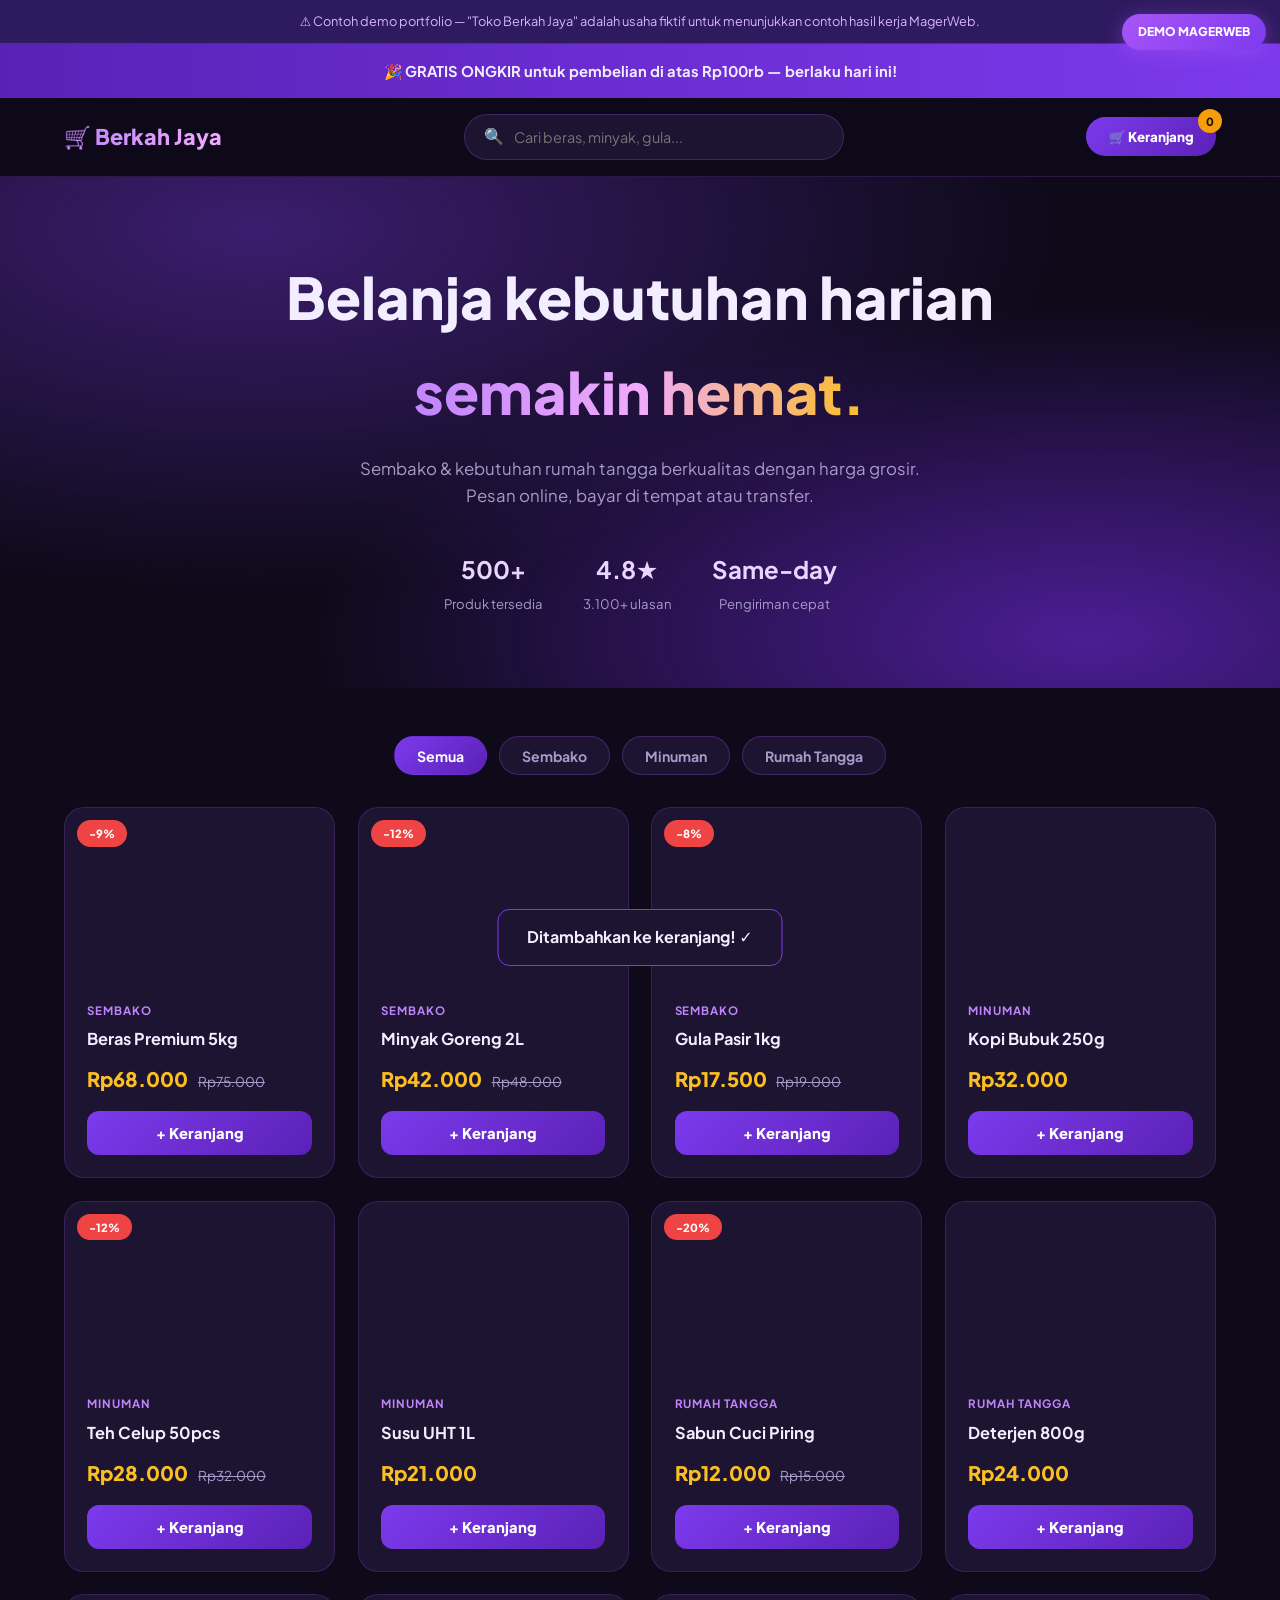
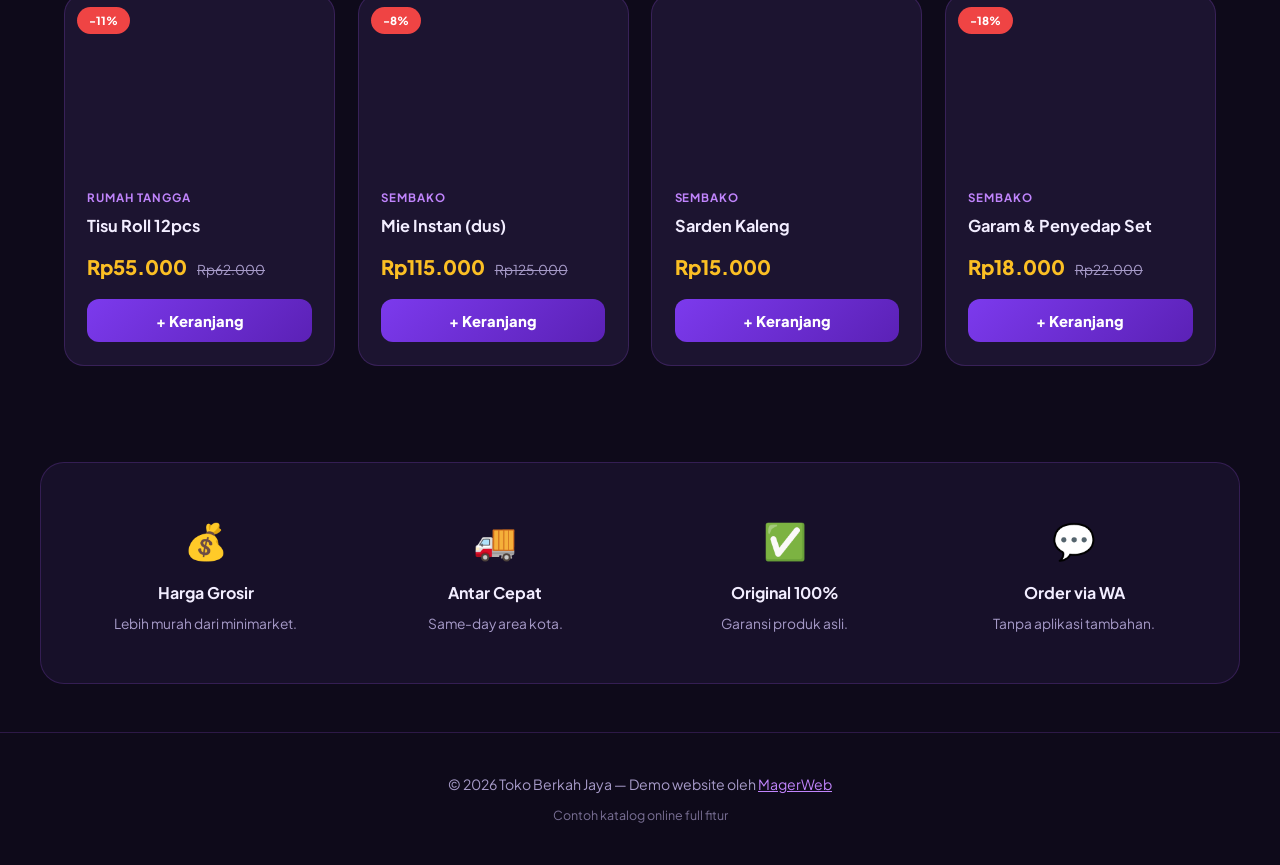
<file: portfolio/katalog-online.html>
<!-- CONTOH DEMO PORTFOLIO — bukan klien asli -->
<!DOCTYPE html>
<html lang="id">
<head>
<meta charset="UTF-8">
<meta name="viewport" content="width=device-width, initial-scale=1.0">
<title>Toko Berkah Jaya — Katalog Online Premium</title>
<meta name="description" content="Toko Berkah Jaya: katalog online sembako & kebutuhan harian. Order mudah via WhatsApp.">
<link rel="preconnect" href="https://fonts.googleapis.com">
<link href="https://fonts.googleapis.com/css2?family=Plus+Jakarta+Sans:wght@400;600;700;800&display=swap" rel="stylesheet">
<style>
*{margin:0;padding:0;box-sizing:border-box}
:root{--plum:#7c3aed;--plum-dk:#5b21b6;--gold:#f59e0b;--bg:#0e0a1a;--bg2:#171029;--card:#1c1430;--txt:#f2edff;--muted:#a79bc9}
body{font-family:'Plus Jakarta Sans',system-ui,sans-serif;background:var(--bg);color:var(--txt);line-height:1.65}
.tier-badge{position:fixed;top:14px;right:14px;z-index:200;background:linear-gradient(135deg,#a855f7,#7c3aed);color:#fff;font-weight:800;font-size:.75rem;padding:8px 16px;border-radius:100px;box-shadow:0 4px 20px rgba(168,85,247,.45);text-decoration:none}
.demo-note{background:#2e1a5e;border-bottom:1px solid #a855f755;color:#d8b4fe;padding:.7rem 1rem;text-align:center;font-size:.8rem}
header{position:sticky;top:0;z-index:100;background:rgba(14,10,26,.88);backdrop-filter:blur(16px);border-bottom:1px solid #a855f733}
nav{max-width:1200px;margin:auto;display:flex;justify-content:space-between;align-items:center;padding:1rem 1.5rem;gap:1rem}
.brand{font-size:1.35rem;font-weight:800;background:linear-gradient(90deg,#c084fc,#f0abfc);-webkit-background-clip:text;background-clip:text;-webkit-text-fill-color:transparent;white-space:nowrap}
.search{flex:1;max-width:380px;display:flex;background:var(--card);border:1px solid #a855f744;border-radius:100px;padding:.55rem 1.2rem;gap:.6rem;align-items:center}
.search input{flex:1;background:none;border:none;color:var(--txt);font-family:inherit;font-size:.9rem;outline:none}
.cart-btn{background:linear-gradient(135deg,var(--plum),var(--plum-dk));border:none;color:#fff;font-weight:800;padding:.7rem 1.4rem;border-radius:100px;cursor:pointer;font-family:inherit;position:relative;transition:transform .2s}
.cart-btn:hover{transform:translateY(-2px)}
.cart-count{position:absolute;top:-8px;right:-6px;background:var(--gold);color:#1a1005;font-size:.7rem;font-weight:800;width:1.5rem;height:1.5rem;border-radius:50%;display:flex;align-items:center;justify-content:center}
.hero{background:radial-gradient(ellipse at 20% 10%,#3b1d6e 0%,transparent 55%),radial-gradient(ellipse at 85% 90%,#4c1d95 0%,transparent 50%),var(--bg);padding:4.5rem 1.5rem;text-align:center;position:relative;overflow:hidden}
.hero h1{font-size:clamp(2.2rem,5vw,3.6rem);font-weight:800;margin-bottom:1rem}
.hero h1 em{font-style:normal;background:linear-gradient(90deg,#c084fc,#f0abfc,#fbbf24);-webkit-background-clip:text;background-clip:text;-webkit-text-fill-color:transparent}
.hero p{color:var(--muted);max-width:560px;margin:0 auto 2rem;font-size:1.05rem}
.hero-stats{display:flex;gap:2.5rem;justify-content:center;flex-wrap:wrap;margin-top:2.5rem}
.hero-stats div strong{display:block;font-size:1.5rem;color:#e9d5ff}
.hero-stats div span{color:var(--muted);font-size:.82rem}
.promo-strip{background:linear-gradient(90deg,var(--plum-dk),var(--plum));padding:.9rem;text-align:center;font-weight:700;font-size:.92rem}
main{max-width:1200px;margin:auto;padding:3rem 1.5rem}
.cat-pills{display:flex;gap:.7rem;flex-wrap:wrap;margin-bottom:2rem;justify-content:center}
.pill{background:var(--card);border:1px solid #a855f744;color:var(--muted);padding:.6rem 1.4rem;border-radius:100px;cursor:pointer;font-weight:700;font-size:.88rem;font-family:inherit;transition:all .2s}
.pill.active,.pill:hover{background:linear-gradient(135deg,var(--plum),var(--plum-dk));color:#fff;border-color:transparent}
.grid{display:grid;grid-template-columns:repeat(auto-fill,minmax(240px,1fr));gap:1.4rem}
.pcard{background:var(--card);border:1px solid #a855f733;border-radius:20px;overflow:hidden;transition:transform .3s,box-shadow .3s,border-color .3s}
.pcard:hover{transform:translateY(-6px);box-shadow:0 20px 50px rgba(124,58,237,.25);border-color:#a855f788}
.pimg{height:170px;background-size:cover;background-position:center;position:relative;cursor:pointer;overflow:hidden}
.pimg::after{content:'';position:absolute;inset:0;background:linear-gradient(180deg,transparent 55%,rgba(14,10,26,.55));opacity:0;transition:opacity .3s}
.pcard:hover .pimg::after{opacity:1}
.zoom{position:absolute;bottom:12px;left:50%;transform:translateX(-50%) translateY(8px);background:rgba(14,10,26,.85);color:#fff;font-size:.72rem;font-weight:700;padding:7px 16px;border-radius:100px;opacity:0;transition:all .3s;z-index:2;white-space:nowrap}
.pcard:hover .zoom{opacity:1;transform:translateX(-50%) translateY(0)}
.dmodal{position:fixed;inset:0;z-index:200;display:none;align-items:center;justify-content:center;padding:20px}
.dmodal.open{display:flex}
.dmodal-bg{position:absolute;inset:0;background:rgba(5,3,12,.82);backdrop-filter:blur(8px)}
.dmodal-box{position:relative;background:var(--bg2);border:1px solid #a855f755;border-radius:24px;max-width:560px;width:100%;overflow:hidden;animation:popIn .45s cubic-bezier(.22,1,.36,1);max-height:90vh;overflow-y:auto}
@keyframes popIn{from{opacity:0;transform:translateY(28px) scale(.96)}to{opacity:1;transform:none}}
.dmodal-photo{height:260px;background-size:cover;background-position:center;position:relative}
.dmodal-body{padding:2rem}
.dmodal-body .cat{font-size:.72rem;color:#c084fc;font-weight:700;letter-spacing:.08em;text-transform:uppercase}
.dmodal-body h3{font-size:1.5rem;margin:.4rem 0 .8rem}
.dmodal-body p{color:var(--muted);font-size:.92rem;margin-bottom:1.2rem}
.dmodal-foot{display:flex;gap:1rem;align-items:center}
.qty2{display:flex;align-items:center;gap:.8rem;background:var(--card);border-radius:100px;padding:.4rem .8rem}
.qty2 button{width:2rem;height:2rem;border-radius:50%;border:1px solid #a855f766;background:none;color:#fff;cursor:pointer;font-weight:800;font-size:1rem}
.dmodal-close{position:absolute;top:14px;right:14px;width:38px;height:38px;border-radius:50%;border:none;background:rgba(14,10,26,.7);color:#fff;font-size:1.1rem;cursor:pointer;z-index:2}
.sim-note{font-size:.75rem;color:var(--muted);text-align:center;margin-top:.8rem}
.pimg .disc{position:absolute;top:12px;left:12px;background:#ef4444;color:#fff;font-size:.7rem;font-weight:800;padding:4px 12px;border-radius:100px}
.pbody{padding:1.4rem}
.pbody .cat{font-size:.72rem;color:#c084fc;font-weight:700;letter-spacing:.08em;text-transform:uppercase}
.pbody h3{font-size:1.02rem;margin:.4rem 0}
.pbody .price-row{display:flex;align-items:baseline;gap:.6rem;margin:.6rem 0 1rem}
.pbody .price{font-size:1.25rem;font-weight:800;color:#fbbf24}
.pbody .old{font-size:.85rem;color:var(--muted);text-decoration:line-through}
.add-btn{width:100%;background:linear-gradient(135deg,var(--plum),var(--plum-dk));border:none;color:#fff;font-weight:800;padding:.8rem;border-radius:12px;cursor:pointer;font-family:inherit;font-size:.92rem;transition:transform .15s,box-shadow .2s}
.add-btn:hover{transform:translateY(-2px);box-shadow:0 8px 24px rgba(124,58,237,.4)}
.add-btn.added{background:#16a34a}
/* Cart drawer */
.overlay{position:fixed;inset:0;background:rgba(0,0,0,.6);z-index:150;display:none}
.overlay.show{display:block}
.drawer{position:fixed;top:0;right:-420px;width:400px;max-width:92vw;height:100vh;background:var(--bg2);z-index:160;transition:right .35s ease;display:flex;flex-direction:column;border-left:1px solid #a855f744}
.drawer.open{right:0}
.drawer-head{padding:1.4rem;border-bottom:1px solid #a855f733;display:flex;justify-content:space-between;align-items:center}
.drawer-head h3{font-size:1.2rem}
.drawer-close{background:none;border:none;color:var(--muted);font-size:1.5rem;cursor:pointer}
.drawer-body{flex:1;overflow-y:auto;padding:1.2rem}
.cart-item{display:flex;gap:1rem;background:var(--card);border-radius:14px;padding:1rem;margin-bottom:.9rem;align-items:center}
.cart-item .e{font-size:2rem}
.cart-item .inf{flex:1}
.cart-item .inf strong{display:block;font-size:.9rem}
.cart-item .inf span{color:var(--muted);font-size:.8rem}
.qty{display:flex;align-items:center;gap:.6rem}
.qty button{width:1.8rem;height:1.8rem;border-radius:50%;border:1px solid #a855f766;background:none;color:#fff;cursor:pointer;font-weight:800}
.drawer-foot{padding:1.4rem;border-top:1px solid #a855f733}
.total-row{display:flex;justify-content:space-between;font-weight:800;font-size:1.15rem;margin-bottom:1.2rem}
.total-row strong{color:#fbbf24}
.checkout{width:100%;background:#22c55e;border:none;color:#052e16;font-weight:800;padding:1rem;border-radius:14px;cursor:pointer;font-family:inherit;font-size:1rem;transition:transform .2s}
.checkout:hover{transform:translateY(-2px)}
.empty{text-align:center;color:var(--muted);padding:3rem 1rem}
.why{background:var(--bg2);border-radius:24px;padding:3rem 2rem;margin:3rem auto;max-width:1200px;display:grid;grid-template-columns:repeat(auto-fit,minmax(220px,1fr));gap:1.5rem;border:1px solid #a855f733}
.why div{text-align:center}
.why .ic{font-size:2.2rem;margin-bottom:.7rem}
.why h4{margin-bottom:.4rem}
.why p{color:var(--muted);font-size:.86rem}
footer{border-top:1px solid #a855f733;padding:2.5rem 1.5rem;text-align:center;color:var(--muted);font-size:.88rem}
footer a{color:#c084fc}
.toast{position:fixed;bottom:24px;left:50%;transform:translateX(-50%) translateY(90px);background:#1c1430;border:1px solid var(--plum);padding:.9rem 1.8rem;border-radius:12px;font-weight:700;z-index:200;transition:transform .3s}
.toast.show{transform:translateX(-50%) translateY(0)}
.reveal{opacity:0;transform:translateY(24px);transition:opacity .6s,transform .6s}
.reveal.visible{opacity:1;transform:none}
@media(max-width:640px){.search{display:none}nav{flex-wrap:wrap}}
</style>
</head>
<body>
<a class="tier-badge" href="https://marwanwidjaya.github.io/magerweb/#harga" target="_blank">DEMO MAGERWEB</a>
<div class="demo-note">⚠️ Contoh demo portfolio — "Toko Berkah Jaya" adalah usaha fiktif untuk menunjukkan contoh hasil kerja MagerWeb.</div>
<div class="promo-strip">🎉 GRATIS ONGKIR untuk pembelian di atas Rp100rb — berlaku hari ini!</div>

<header><nav>
<div class="brand">🛒 Berkah Jaya</div>
<div class="search"><span>🔍</span><input id="searchInput" placeholder="Cari beras, minyak, gula..." oninput="render()"></div>
<button class="cart-btn" onclick="toggleCart(true)">🛒 Keranjang <span class="cart-count" id="cartCount">0</span></button>
</nav></header>

<div class="hero">
<h1>Belanja kebutuhan harian<br><em>semakin hemat.</em></h1>
<p>Sembako & kebutuhan rumah tangga berkualitas dengan harga grosir. Pesan online, bayar di tempat atau transfer.</p>
<div class="hero-stats">
<div><strong>500+</strong><span>Produk tersedia</span></div>
<div><strong>4.8★</strong><span>3.100+ ulasan</span></div>
<div><strong>Same-day</strong><span>Pengiriman cepat</span></div>
</div>
</div>

<main>
<div class="cat-pills" id="catPills"></div>
<div class="grid" id="grid"></div>
</main>

<div class="why reveal">
<div><div class="ic">💰</div><h4>Harga Grosir</h4><p>Lebih murah dari minimarket.</p></div>
<div><div class="ic">🚚</div><h4>Antar Cepat</h4><p>Same-day area kota.</p></div>
<div><div class="ic">✅</div><h4>Original 100%</h4><p>Garansi produk asli.</p></div>
<div><div class="ic">💬</div><h4>Order via WA</h4><p>Tanpa aplikasi tambahan.</p></div>
</div>

<div class="overlay" id="overlay" onclick="toggleCart(false)"></div>
<aside class="drawer" id="drawer">
<div class="drawer-head"><h3>🛒 Keranjang</h3><button class="drawer-close" onclick="toggleCart(false)">✕</button></div>
<div class="drawer-body" id="cartBody"></div>
<div class="drawer-foot">
<div class="total-row"><span>Total:</span><strong id="cartTotal">Rp0</strong></div>
<button class="checkout" onclick="checkout()">💬 Checkout via WhatsApp</button>
<p class="sim-note">Mode simulasi demo — pesanan diteruskan ke WhatsApp, bukan checkout sungguhan.</p>
</div>
</aside>

<div class="toast" id="toast">Ditambahkan ke keranjang! ✓</div>

<div class="dmodal" id="dmodal" role="dialog" aria-modal="true">
<div class="dmodal-bg" onclick="closeDetail()"></div>
<div class="dmodal-box">
<button class="dmodal-close" onclick="closeDetail()" aria-label="Tutup">✕</button>
<div class="dmodal-photo" id="dmPhoto"></div>
<div class="dmodal-body">
<div class="cat" id="dmCat"></div>
<h3 id="dmName"></h3>
<p id="dmDesc"></p>
<div class="price-row" style="margin-bottom:1.4rem"><span class="price" id="dmPrice" style="font-size:1.6rem"></span><span class="old" id="dmOld"></span></div>
<div class="dmodal-foot">
<div class="qty2"><button onclick="dmQtyChg(-1)">−</button><b id="dmQty">1</b><button onclick="dmQtyChg(1)">+</button></div>
<button class="add-btn" style="flex:1" onclick="dmAdd()">+ Keranjang</button>
</div>
</div>
</div>
</div>

<footer>
<p>© 2026 Toko Berkah Jaya — Demo website oleh <a href="https://marwanwidjaya.github.io/magerweb/">MagerWeb</a></p>
<p style="margin-top:.5rem;font-size:.78rem;opacity:.7">Contoh katalog online full fitur</p>
</footer>

<script>
const PRODUCTS=[
{e:'🍚',img:'https://images.unsplash.com/photo-1586201375761-83865001e31c?w=500&q=60&auto=format&fit=crop',n:'Beras Premium 5kg',c:'Sembako',p:68000,o:75000,d:9},
{e:'🫗',img:'https://images.unsplash.com/photo-1474979266404-7eaacbcd87c5?w=500&q=60&auto=format&fit=crop',n:'Minyak Goreng 2L',c:'Sembako',p:42000,o:48000,d:12},
{e:'🍬',img:'https://images.unsplash.com/photo-1610725664285-7c57e6eeac3f?w=500&q=60&auto=format&fit=crop',n:'Gula Pasir 1kg',c:'Sembako',p:17500,o:19000,d:8},
{e:'☕',img:'https://images.unsplash.com/photo-1509042239860-f550ce710b93?w=500&q=60&auto=format&fit=crop',n:'Kopi Bubuk 250g',c:'Minuman',p:32000,o:null,d:0},
{e:'🍵',img:'https://images.unsplash.com/photo-1544787219-7f47ccb76574?w=500&q=60&auto=format&fit=crop',n:'Teh Celup 50pcs',c:'Minuman',p:28000,o:32000,d:12},
{e:'🧃',img:'https://images.unsplash.com/photo-1550583724-b2692b85b150?w=500&q=60&auto=format&fit=crop',n:'Susu UHT 1L',c:'Minuman',p:21000,o:null,d:0},
{e:'🧼',img:'https://images.pexels.com/photos/9475292/pexels-photo-9475292.jpeg?auto=compress&w=500',n:'Sabun Cuci Piring',c:'Rumah Tangga',p:12000,o:15000,d:20},
{e:'🧴',img:'https://images.unsplash.com/photo-1583947215259-38e31be8751f?w=500&q=60&auto=format&fit=crop',n:'Deterjen 800g',c:'Rumah Tangga',p:24000,o:null,d:0},
{e:'🧻',img:'https://images.pexels.com/photos/3958209/pexels-photo-3958209.jpeg?auto=compress&w=500',n:'Tisu Roll 12pcs',c:'Rumah Tangga',p:55000,o:62000,d:11},
{e:'🍜',img:'https://images.unsplash.com/photo-1569718212165-3a8278d5f624?w=500&q=60&auto=format&fit=crop',n:'Mie Instan (dus)',c:'Sembako',p:115000,o:125000,d:8},
{e:'🥫',img:'https://images.pexels.com/photos/9797030/pexels-photo-9797030.jpeg?auto=compress&w=500',n:'Sarden Kaleng',c:'Sembako',p:15000,o:null,d:0},
{e:'🧂',img:'https://images.unsplash.com/photo-1596040033229-a9821ebd058d?w=500&q=60&auto=format&fit=crop',n:'Garam & Penyedap Set',c:'Sembako',p:18000,o:22000,d:18},
];
const CATS=['Semua','Sembako','Minuman','Rumah Tangga'];
let activeCat='Semua', cart={};
const fmt=n=>'Rp'+n.toLocaleString('id-ID');
function renderCats(){
  document.getElementById('catPills').innerHTML=CATS.map(c=>
    `<button class="pill${c===activeCat?' active':''}" onclick="setCat('${c}')">${c}</button>`).join('');
}
function setCat(c){activeCat=c;renderCats();render();}
function render(){
  const q=(document.getElementById('searchInput').value||'').toLowerCase();
  const list=PRODUCTS.filter(p=>(activeCat==='Semua'||p.c===activeCat)&&p.n.toLowerCase().includes(q));
  document.getElementById('grid').innerHTML=list.map((p,i)=>{
    const idx=PRODUCTS.indexOf(p);
    return `<div class="pcard reveal visible">
    <div class="pimg" style="background-image:url('${p.img}')" onclick="openDetail(${idx})" role="button" tabindex="0" aria-label="Lihat detail ${p.n}" onkeydown="if(event.key==='Enter')openDetail(${idx})">${p.d?`<span class="disc">-${p.d}%</span>`:''}<span class="zoom">Lihat detail</span></div>
    <div class="pbody"><div class="cat">${p.c}</div><h3>${p.n}</h3>
    <div class="price-row"><span class="price">${fmt(p.p)}</span>${p.o?`<span class="old">${fmt(p.o)}</span>`:''}</div>
    <button class="add-btn" id="add${idx}" onclick="add(${idx})">+ Keranjang</button></div></div>`;
  }).join('')||'<p class="empty">Produk tidak ditemukan. Coba kata kunci lain.</p>';
}
function add(i){
  cart[i]=(cart[i]||0)+1; updateCart();
  const b=document.getElementById('add'+i);
  b.textContent='✓ Ditambahkan';b.classList.add('added');
  setTimeout(()=>{b.textContent='+ Keranjang';b.classList.remove('added')},1200);
  toast('Ditambahkan ke keranjang! ✓');
}
function chg(i,d){cart[i]+=d;if(cart[i]<=0)delete cart[i];updateCart();}
function updateCart(){
  const n=Object.values(cart).reduce((a,b)=>a+b,0);
  document.getElementById('cartCount').textContent=n;
  const body=document.getElementById('cartBody');
  if(!n){body.innerHTML='<p class="empty">Keranjang kosong.<br>Yuk belanja dulu! 🛒</p>';}
  else{body.innerHTML=Object.entries(cart).map(([i,q])=>{const p=PRODUCTS[i];return `
    <div class="cart-item"><div class="e">${p.e}</div>
    <div class="inf"><strong>${p.n}</strong><span>${fmt(p.p)} × ${q}</span></div>
    <div class="qty"><button onclick="chg(${i},-1)">−</button><b>${q}</b><button onclick="chg(${i},1)">+</button></div></div>`;}).join('');}
  const t=Object.entries(cart).reduce((s,[i,q])=>s+PRODUCTS[i].p*q,0);
  document.getElementById('cartTotal').textContent=fmt(t);
}
function toggleCart(open){
  document.getElementById('drawer').classList.toggle('open',open);
  document.getElementById('overlay').classList.toggle('show',open);
}
function checkout(){
  const items=Object.entries(cart).map(([i,q])=>`• ${PRODUCTS[i].n} x${q} = ${fmt(PRODUCTS[i].p*q)}`).join('\n');
  const t=Object.entries(cart).reduce((s,[i,q])=>s+PRODUCTS[i].p*q,0);
  if(!t){toast('Keranjang masih kosong!');return;}
  const msg=`Halo Toko Berkah Jaya! Saya mau order:%0A${encodeURIComponent(items)}%0A%0ATotal: ${fmt(t)}`;
  window.open(`https://wa.me/6281234567890?text=${msg}`,'_blank');
}
function toast(m){const t=document.getElementById('toast');t.textContent=m;t.classList.add('show');setTimeout(()=>t.classList.remove('show'),1800);}
let dmIdx=0,dmQ=1;
const DESCS={'Sembako':'Produk kebutuhan pokok berkualitas dengan harga grosir. Stok selalu segar dan terjamin.','Minuman':'Minuman pilihan untuk menemani harimu. Dikemas higienis dan siap saji.','Rumah Tangga':'Kebutuhan rumah tangga esensial. Produk original 100% dengan harga bersaing.'};
function openDetail(i){
  dmIdx=i;dmQ=1;
  const p=PRODUCTS[i];
  document.getElementById('dmPhoto').style.backgroundImage="url('"+p.img+"')";
  document.getElementById('dmCat').textContent=p.c;
  document.getElementById('dmName').textContent=p.n;
  document.getElementById('dmDesc').textContent=DESCS[p.c]||'';
  document.getElementById('dmPrice').textContent=fmt(p.p);
  document.getElementById('dmOld').textContent=p.o?fmt(p.o):'';
  document.getElementById('dmQty').textContent='1';
  document.getElementById('dmodal').classList.add('open');
  document.body.style.overflow='hidden';
}
function closeDetail(){document.getElementById('dmodal').classList.remove('open');document.body.style.overflow='';}
function dmQtyChg(d){dmQ=Math.max(1,dmQ+d);document.getElementById('dmQty').textContent=dmQ;}
function dmAdd(){cart[dmIdx]=(cart[dmIdx]||0)+dmQ;updateCart();closeDetail();toast('Ditambahkan ke keranjang! \u2713');toggleCart(true);}
document.addEventListener('keydown',function(e){if(e.key==='Escape'){closeDetail();toggleCart(false);}});
renderCats();render();updateCart();
const io=new IntersectionObserver(e=>e.forEach(x=>{if(x.isIntersecting){x.target.classList.add('visible');io.unobserve(x.target)}}),{threshold:.1});
document.querySelectorAll('.reveal').forEach(el=>io.observe(el));
</script>
</body>
</html>
</file>
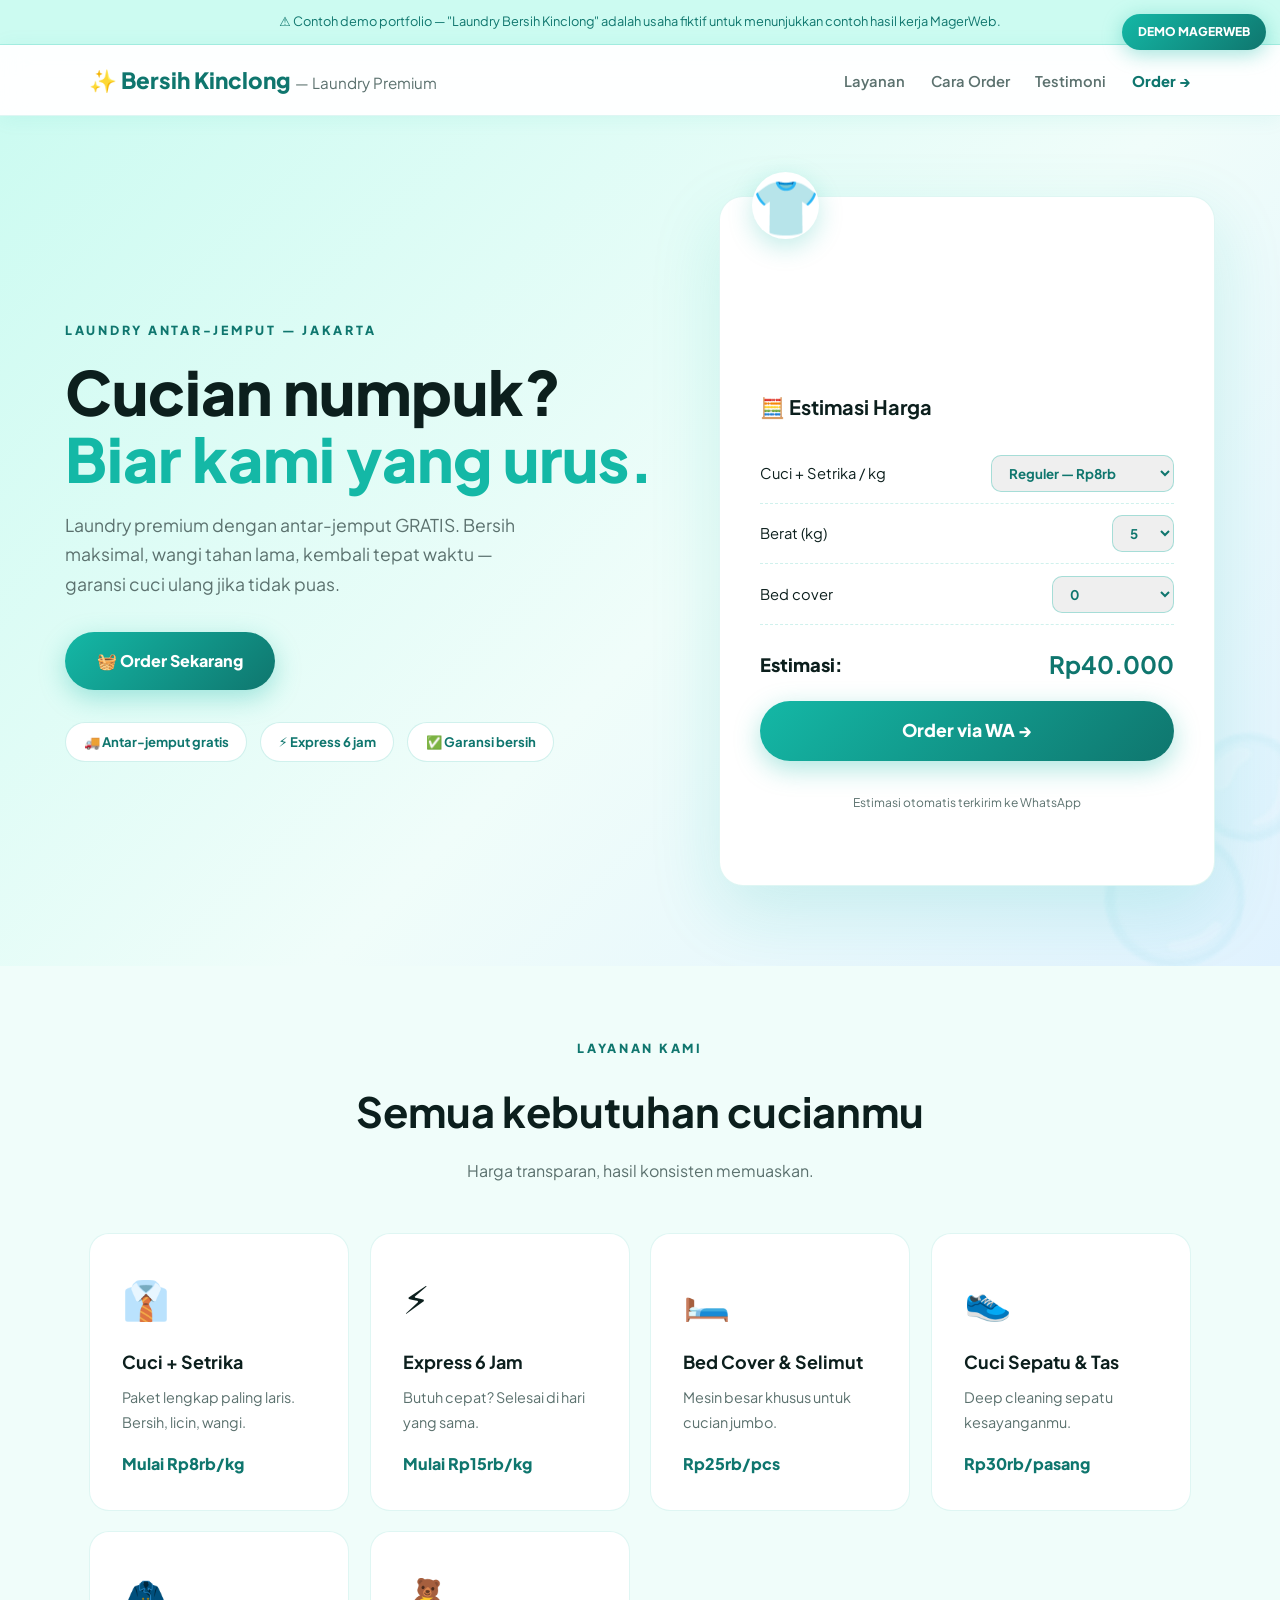
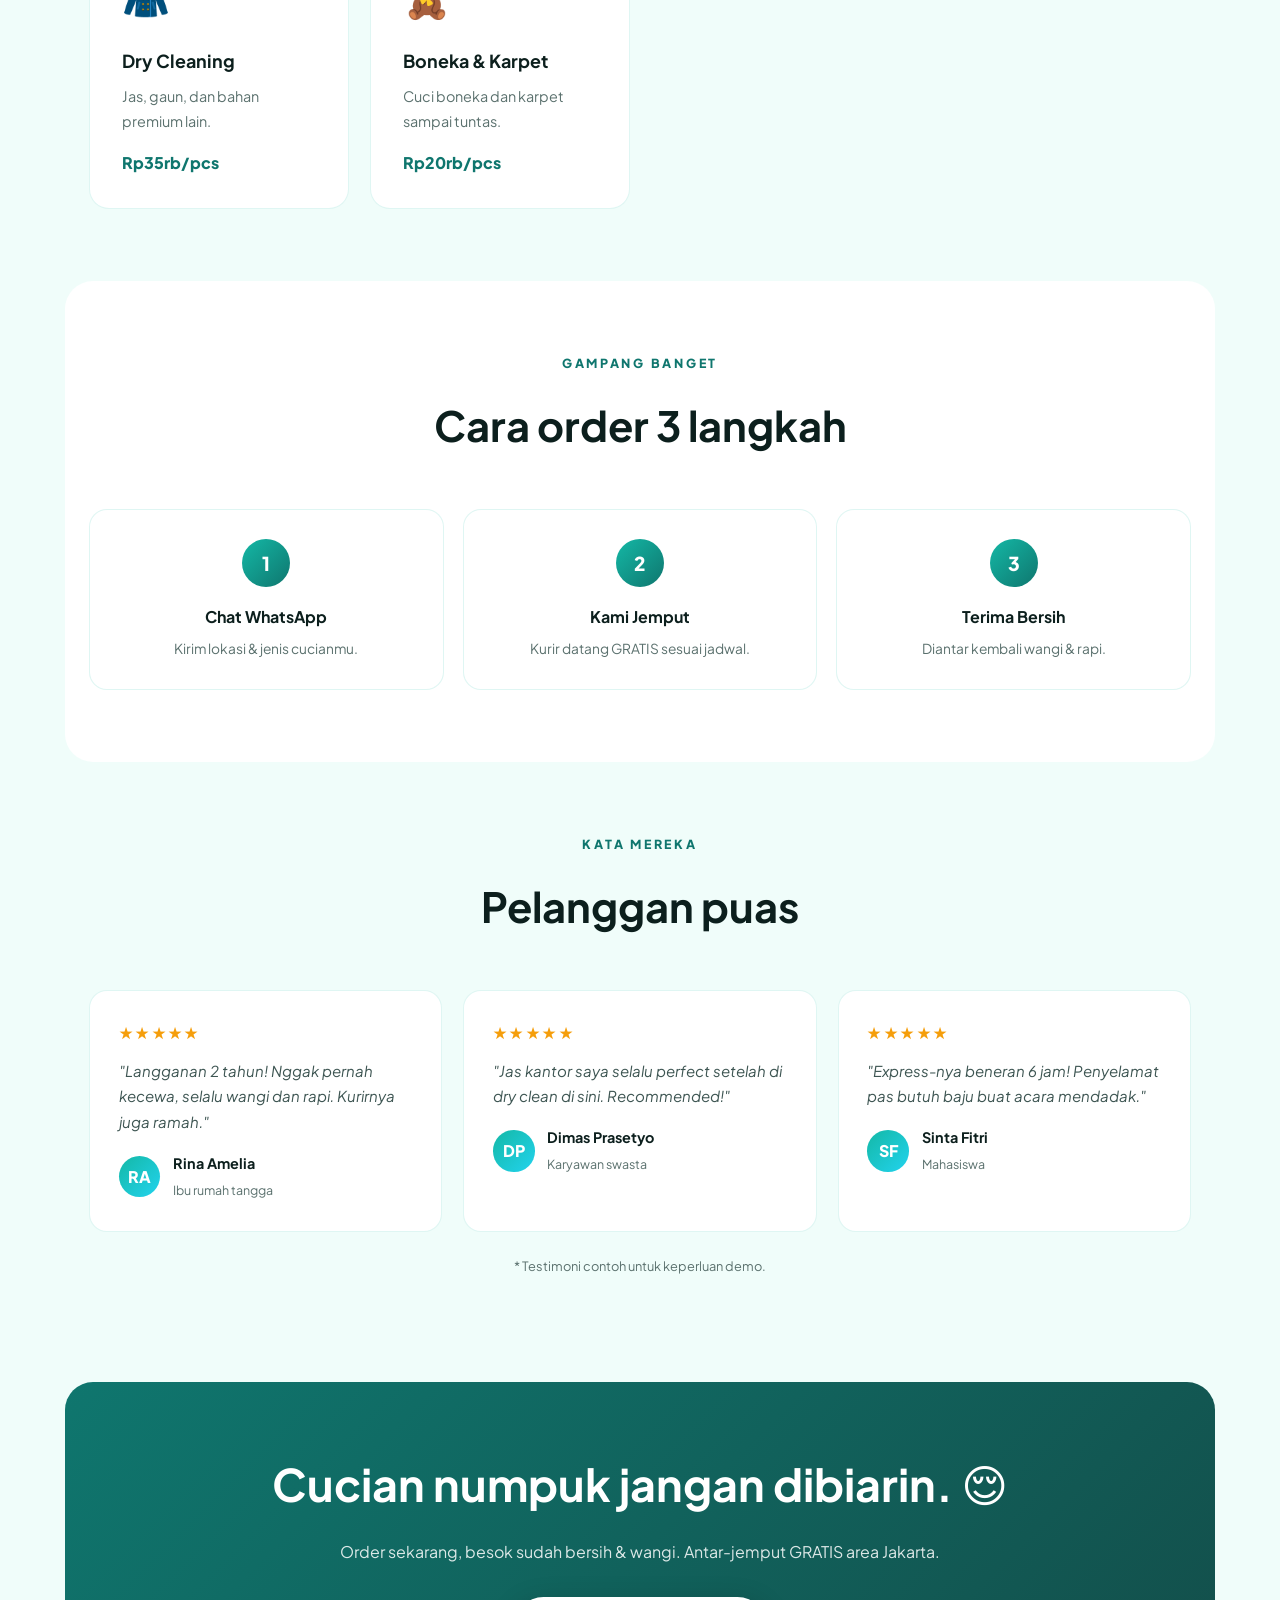
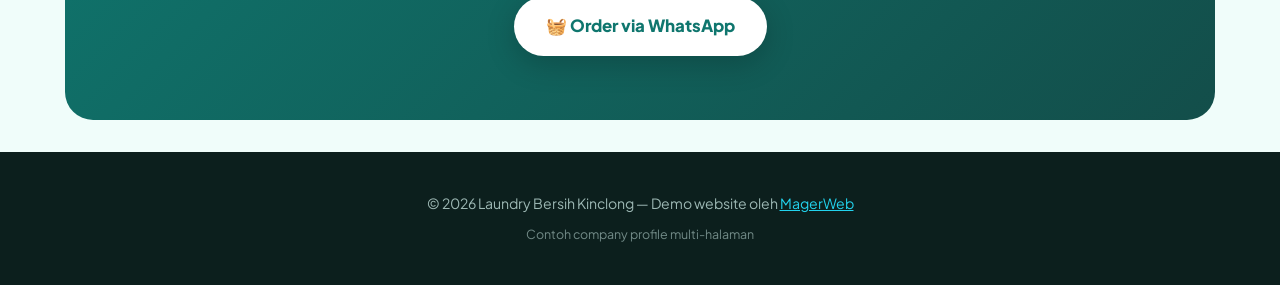
<file: portfolio/laundry.html>
<!-- CONTOH DEMO PORTFOLIO — bukan klien asli -->
<!DOCTYPE html>
<html lang="id">
<head>
<meta charset="UTF-8">
<meta name="viewport" content="width=device-width, initial-scale=1.0">
<title>Laundry Bersih Kinclong — Laundry Premium</title>
<meta name="description" content="Laundry Bersih Kinclong: laundry premium dengan antar-jemput gratis. Bersih, wangi, tepat waktu.">
<link rel="preconnect" href="https://fonts.googleapis.com">
<link href="https://fonts.googleapis.com/css2?family=Plus+Jakarta+Sans:wght@400;600;700;800&display=swap" rel="stylesheet">
<style>
*{margin:0;padding:0;box-sizing:border-box}
:root{--teal:#14b8a6;--teal-dk:#0f766e;--cyan:#22d3ee;--bg:#f0fdfa;--dark:#0c1f1d;--muted:#5b716e;--card:#ffffff}
body{font-family:'Plus Jakarta Sans',system-ui,sans-serif;background:var(--bg);color:var(--dark);line-height:1.7}
.tier-badge{position:fixed;top:14px;right:14px;z-index:100;background:linear-gradient(135deg,#14b8a6,#0f766e);color:#fff;font-weight:800;font-size:.75rem;padding:8px 16px;border-radius:100px;box-shadow:0 4px 20px rgba(20,184,166,.4);text-decoration:none}
.demo-note{background:#ccfbf1;border-bottom:1px solid #14b8a633;color:#0f766e;padding:.7rem 1rem;text-align:center;font-size:.8rem}
header{position:sticky;top:0;z-index:50;background:rgba(255,255,255,.88);backdrop-filter:blur(14px);border-bottom:1px solid #14b8a622;box-shadow:0 2px 20px rgba(20,184,166,.08)}
nav{max-width:1150px;margin:auto;display:flex;justify-content:space-between;align-items:center;padding:1rem 1.5rem}
.brand{font-size:1.4rem;font-weight:800;color:var(--teal-dk)}
.brand span{font-weight:400;color:var(--muted);font-size:.95rem}
nav .links a{color:var(--muted);text-decoration:none;margin-left:1.6rem;font-size:.92rem;font-weight:600}
nav .links a:hover{color:var(--teal-dk)}
.btn{display:inline-flex;align-items:center;gap:.5rem;padding:.95rem 2rem;border-radius:100px;font-weight:800;text-decoration:none;transition:transform .2s,box-shadow .2s}
.btn-teal{background:linear-gradient(135deg,var(--teal),var(--teal-dk));color:#fff;box-shadow:0 8px 26px rgba(20,184,166,.35)}
.btn-teal:hover{transform:translateY(-3px);box-shadow:0 14px 36px rgba(20,184,166,.5)}
.hero{background:linear-gradient(135deg,#ccfbf1 0%,#f0fdfa 55%,#e0f2fe 100%);padding:5rem 1.5rem;position:relative;overflow:hidden}
.hero::after{content:'🫧';position:absolute;font-size:20rem;opacity:.07;right:-3rem;bottom:-4rem;transform:rotate(12deg)}
.hero-inner{max-width:1150px;margin:auto;display:grid;grid-template-columns:1.1fr .9fr;gap:3rem;align-items:center;position:relative;z-index:1}
.eyebrow{color:var(--teal-dk);font-weight:800;letter-spacing:.22em;font-size:.78rem;margin-bottom:1rem}
.hero h1{font-size:clamp(2.4rem,5vw,3.8rem);line-height:1.1;margin-bottom:1.2rem;font-weight:800}
.hero h1 em{font-style:normal;color:var(--teal)}
.hero p{color:var(--muted);font-size:1.1rem;margin-bottom:2rem;max-width:480px}
.hero-badges{display:flex;gap:.8rem;flex-wrap:wrap;margin-top:2rem}
.hero-badges span{background:#fff;border:1px solid #14b8a633;border-radius:100px;padding:.5rem 1.1rem;font-size:.82rem;font-weight:700;color:var(--teal-dk)}
.hero-card{background:#fff;border-radius:24px;padding:2.5rem;box-shadow:0 24px 70px rgba(20,184,166,.16);border:1px solid #14b8a622;position:relative}
.hero-card::before{content:'👕';font-size:3.4rem;position:absolute;top:-1.6rem;left:2rem;background:#fff;border-radius:50%;width:4.2rem;height:4.2rem;display:flex;align-items:center;justify-content:center;box-shadow:0 8px 24px rgba(20,184,166,.25)}
.hero-photo{height:150px;border-radius:16px;background-size:cover;background-position:center;margin:-1rem -1rem 1.2rem}
.hero-card h3{margin-bottom:1.2rem;font-size:1.25rem}
.calc-row{display:flex;justify-content:space-between;align-items:center;padding:.7rem 0;border-bottom:1px dashed #14b8a633;font-size:.92rem}
.calc-row select{border:1.5px solid #14b8a655;border-radius:10px;padding:.5rem .8rem;font-family:inherit;font-weight:700;color:var(--teal-dk)}
.calc-total{display:flex;justify-content:space-between;align-items:center;margin-top:1.2rem;font-weight:800;font-size:1.15rem}
.calc-total strong{color:var(--teal-dk);font-size:1.5rem}
section{max-width:1150px;margin:auto;padding:4.5rem 1.5rem}
.sec-head{text-align:center;margin-bottom:3rem}
.sec-head h2{font-size:clamp(1.8rem,3.8vw,2.6rem);margin-bottom:.7rem}
.sec-head p{color:var(--muted);max-width:560px;margin:auto}
.svc-grid{display:grid;grid-template-columns:repeat(auto-fit,minmax(250px,1fr));gap:1.3rem}
.svc-card{background:var(--card);border-radius:20px;padding:2rem;border:1px solid #14b8a622;transition:transform .3s,box-shadow .3s;position:relative}
.svc-card:hover{transform:translateY(-6px);box-shadow:0 20px 50px rgba(20,184,166,.15)}
.svc-card .icon{font-size:2.4rem;margin-bottom:1rem}
.svc-card h3{margin-bottom:.5rem;font-size:1.12rem}
.svc-card p{color:var(--muted);font-size:.9rem;margin-bottom:1rem}
.svc-card .from{font-weight:800;color:var(--teal-dk)}
.steps{display:grid;grid-template-columns:repeat(auto-fit,minmax(220px,1fr));gap:1.2rem;margin-top:1rem}
.step{background:#fff;border-radius:18px;padding:1.8rem;text-align:center;border:1px solid #14b8a622;position:relative}
.step .n{width:3rem;height:3rem;border-radius:50%;background:linear-gradient(135deg,var(--teal),var(--teal-dk));color:#fff;font-weight:800;display:flex;align-items:center;justify-content:center;margin:0 auto 1rem;font-size:1.2rem}
.step h3{font-size:1rem;margin-bottom:.4rem}
.step p{color:var(--muted);font-size:.86rem}
.testi-grid{display:grid;grid-template-columns:repeat(auto-fit,minmax(280px,1fr));gap:1.3rem}
.testi{background:#fff;border-radius:18px;padding:1.8rem;border:1px solid #14b8a622}
.testi .stars{color:#f59e0b;margin-bottom:.7rem;letter-spacing:.15em}
.testi p{font-style:italic;color:#3d5552;margin-bottom:1rem;font-size:.94rem}
.testi .who{display:flex;align-items:center;gap:.8rem}
.testi .ava{width:2.6rem;height:2.6rem;border-radius:50%;background:linear-gradient(135deg,var(--teal),var(--cyan));display:flex;align-items:center;justify-content:center;color:#fff;font-weight:800}
.testi .who strong{display:block;font-size:.9rem}
.testi .who span{font-size:.78rem;color:var(--muted)}
.cta-band{background:linear-gradient(135deg,var(--teal-dk),#134e4a);border-radius:28px;padding:4rem 2rem;text-align:center;color:#fff;margin:2rem auto;max-width:1150px}
.cta-band h2{font-size:clamp(1.8rem,4vw,2.8rem);margin-bottom:1rem}
.cta-band p{opacity:.85;margin-bottom:2rem}
.btn-white{background:#fff;color:var(--teal-dk);box-shadow:0 8px 30px rgba(0,0,0,.2)}
.btn-white:hover{transform:translateY(-3px)}
footer{background:var(--dark);color:#9db8b4;padding:2.5rem 1.5rem;text-align:center;font-size:.88rem}
footer a{color:var(--cyan)}
.reveal{opacity:0;transform:translateY(28px);transition:opacity .7s,transform .7s}
.reveal.visible{opacity:1;transform:none}
@media(max-width:820px){.hero-inner{grid-template-columns:1fr}nav .links{display:none}}
</style>
</head>
<body>
<a class="tier-badge" href="https://marwanwidjaya.github.io/magerweb/#harga" target="_blank">DEMO MAGERWEB</a>
<div class="demo-note">⚠️ Contoh demo portfolio — "Laundry Bersih Kinclong" adalah usaha fiktif untuk menunjukkan contoh hasil kerja MagerWeb.</div>

<header><nav>
<div class="brand">✨ Bersih Kinclong <span>— Laundry Premium</span></div>
<div class="links"><a href="#layanan">Layanan</a><a href="#cara">Cara Order</a><a href="#testimoni">Testimoni</a><a href="https://wa.me/6281234567890" target="_blank" style="color:var(--teal-dk);font-weight:800">Order →</a></div>
</nav></header>

<div class="hero"><div class="hero-inner">
<div>
<div class="eyebrow">LAUNDRY ANTAR-JEMPUT — JAKARTA</div>
<h1>Cucian numpuk?<br><em>Biar kami yang urus.</em></h1>
<p>Laundry premium dengan antar-jemput GRATIS. Bersih maksimal, wangi tahan lama, kembali tepat waktu — garansi cuci ulang jika tidak puas.</p>
<div><a class="btn btn-teal" href="https://wa.me/6281234567890?text=Halo!%20Mau%20laundry%20dong" target="_blank">🧺 Order Sekarang</a></div>
<div class="hero-badges"><span>🚚 Antar-jemput gratis</span><span>⚡ Express 6 jam</span><span>✅ Garansi bersih</span></div>
</div>
<div class="hero-card">
<div class="hero-photo" style="background-image:url('https://images.unsplash.com/photo-1604335399105-a0c585fd81a1?w=800&q=65&auto=format&fit=crop')"></div>
<h3>🧮 Estimasi Harga</h3>
<div class="calc-row"><span>Cuci + Setrika / kg</span><select id="jenis"><option value="8000">Reguler — Rp8rb</option><option value="15000">Express — Rp15rb</option><option value="12000">Cuci Kering — Rp12rb</option></select></div>
<div class="calc-row"><span>Berat (kg)</span><select id="berat"><option>2</option><option>3</option><option selected>5</option><option>7</option><option>10</option></select></div>
<div class="calc-row"><span>Bed cover</span><select id="bed"><option value="0">0</option><option value="25000">1 — Rp25rb</option><option value="45000">2 — Rp45rb</option></select></div>
<div class="calc-total"><span>Estimasi:</span><strong id="total">Rp40rb</strong></div>
<p style="margin-top:1rem"><a class="btn btn-teal" id="orderBtn" style="width:100%;justify-content:center" href="https://wa.me/6281234567890" target="_blank">Order via WA →</a></p>
<p style="font-size:.75rem;color:var(--muted);text-align:center;margin-top:.6rem">Estimasi otomatis terkirim ke WhatsApp</p>
</div>
</div></div>

<section id="layanan"><div class="sec-head reveal">
<div class="eyebrow" style="color:var(--teal-dk);font-weight:800;letter-spacing:.22em;font-size:.78rem;margin-bottom:1rem">LAYANAN KAMI</div>
<h2>Semua kebutuhan cucianmu</h2>
<p>Harga transparan, hasil konsisten memuaskan.</p>
</div><div class="svc-grid">
<div class="svc-card reveal"><div class="icon">👔</div><h3>Cuci + Setrika</h3><p>Paket lengkap paling laris. Bersih, licin, wangi.</p><div class="from">Mulai Rp8rb/kg</div></div>
<div class="svc-card reveal"><div class="icon">⚡</div><h3>Express 6 Jam</h3><p>Butuh cepat? Selesai di hari yang sama.</p><div class="from">Mulai Rp15rb/kg</div></div>
<div class="svc-card reveal"><div class="icon">🛏️</div><h3>Bed Cover & Selimut</h3><p>Mesin besar khusus untuk cucian jumbo.</p><div class="from">Rp25rb/pcs</div></div>
<div class="svc-card reveal"><div class="icon">👟</div><h3>Cuci Sepatu & Tas</h3><p>Deep cleaning sepatu kesayanganmu.</p><div class="from">Rp30rb/pasang</div></div>
<div class="svc-card reveal"><div class="icon">🧥</div><h3>Dry Cleaning</h3><p>Jas, gaun, dan bahan premium lain.</p><div class="from">Rp35rb/pcs</div></div>
<div class="svc-card reveal"><div class="icon">🧸</div><h3>Boneka & Karpet</h3><p>Cuci boneka dan karpet sampai tuntas.</p><div class="from">Rp20rb/pcs</div></div>
</div></section>

<section id="cara" style="background:#fff;border-radius:28px"><div class="sec-head reveal">
<div class="eyebrow" style="color:var(--teal-dk);font-weight:800;letter-spacing:.22em;font-size:.78rem;margin-bottom:1rem">GAMPANG BANGET</div>
<h2>Cara order 3 langkah</h2>
</div><div class="steps">
<div class="step reveal"><div class="n">1</div><h3>Chat WhatsApp</h3><p>Kirim lokasi & jenis cucianmu.</p></div>
<div class="step reveal"><div class="n">2</div><h3>Kami Jemput</h3><p>Kurir datang GRATIS sesuai jadwal.</p></div>
<div class="step reveal"><div class="n">3</div><h3>Terima Bersih</h3><p>Diantar kembali wangi & rapi.</p></div>
</div></section>

<section id="testimoni"><div class="sec-head reveal">
<div class="eyebrow" style="color:var(--teal-dk);font-weight:800;letter-spacing:.22em;font-size:.78rem;margin-bottom:1rem">KATA MEREKA</div>
<h2>Pelanggan puas</h2>
</div><div class="testi-grid">
<div class="testi reveal"><div class="stars">★★★★★</div><p>"Langganan 2 tahun! Nggak pernah kecewa, selalu wangi dan rapi. Kurirnya juga ramah."</p><div class="who"><div class="ava">RA</div><div><strong>Rina Amelia</strong><span>Ibu rumah tangga</span></div></div></div>
<div class="testi reveal"><div class="stars">★★★★★</div><p>"Jas kantor saya selalu perfect setelah di dry clean di sini. Recommended!"</p><div class="who"><div class="ava">DP</div><div><strong>Dimas Prasetyo</strong><span>Karyawan swasta</span></div></div></div>
<div class="testi reveal"><div class="stars">★★★★★</div><p>"Express-nya beneran 6 jam! Penyelamat pas butuh baju buat acara mendadak."</p><div class="who"><div class="ava">SF</div><div><strong>Sinta Fitri</strong><span>Mahasiswa</span></div></div></div>
</div>
<p style="text-align:center;color:var(--muted);font-size:.8rem;margin-top:1.5rem">* Testimoni contoh untuk keperluan demo.</p>
</section>

<div class="cta-band reveal">
<h2>Cucian numpuk jangan dibiarin. 😌</h2>
<p>Order sekarang, besok sudah bersih & wangi. Antar-jemput GRATIS area Jakarta.</p>
<a class="btn btn-white" href="https://wa.me/6281234567890?text=Halo!%20Mau%20order%20laundry" target="_blank" style="font-size:1.05rem">🧺 Order via WhatsApp</a>
</div>

<footer>
<p>© 2026 Laundry Bersih Kinclong — Demo website oleh <a href="https://marwanwidjaya.github.io/magerweb/">MagerWeb</a></p>
<p style="margin-top:.5rem;font-size:.78rem;opacity:.7">Contoh company profile multi-halaman</p>
</footer>

<script>
const io=new IntersectionObserver(e=>e.forEach(x=>{if(x.isIntersecting){x.target.classList.add('visible');io.unobserve(x.target)}}),{threshold:.12});
document.querySelectorAll('.reveal').forEach(el=>io.observe(el));
function hitung(){
  const jenisEl=document.getElementById('jenis');
  const j=+jenisEl.value;
  const b=+document.getElementById('berat').value;
  const bedEl=document.getElementById('bed');
  const d=+bedEl.value;
  const t=j*b+d;
  document.getElementById('total').textContent='Rp'+t.toLocaleString('id-ID');
  const jenisTxt=jenisEl.options[jenisEl.selectedIndex].text;
  const bedTxt=bedEl.options[bedEl.selectedIndex].text;
  const msg='Halo Laundry Bersih Kinclong! Saya mau order:%0A'+encodeURIComponent('- '+jenisTxt+' x '+b+'kg')+'%0A'+encodeURIComponent('- Bed cover: '+bedTxt)+'%0A%0AEstimasi: Rp'+t.toLocaleString('id-ID');
  document.getElementById('orderBtn').href='https://wa.me/6281234567890?text='+msg;
}
['jenis','berat','bed'].forEach(id=>document.getElementById(id).addEventListener('change',hitung));
hitung();
</script>
</body>
</html>
</file>
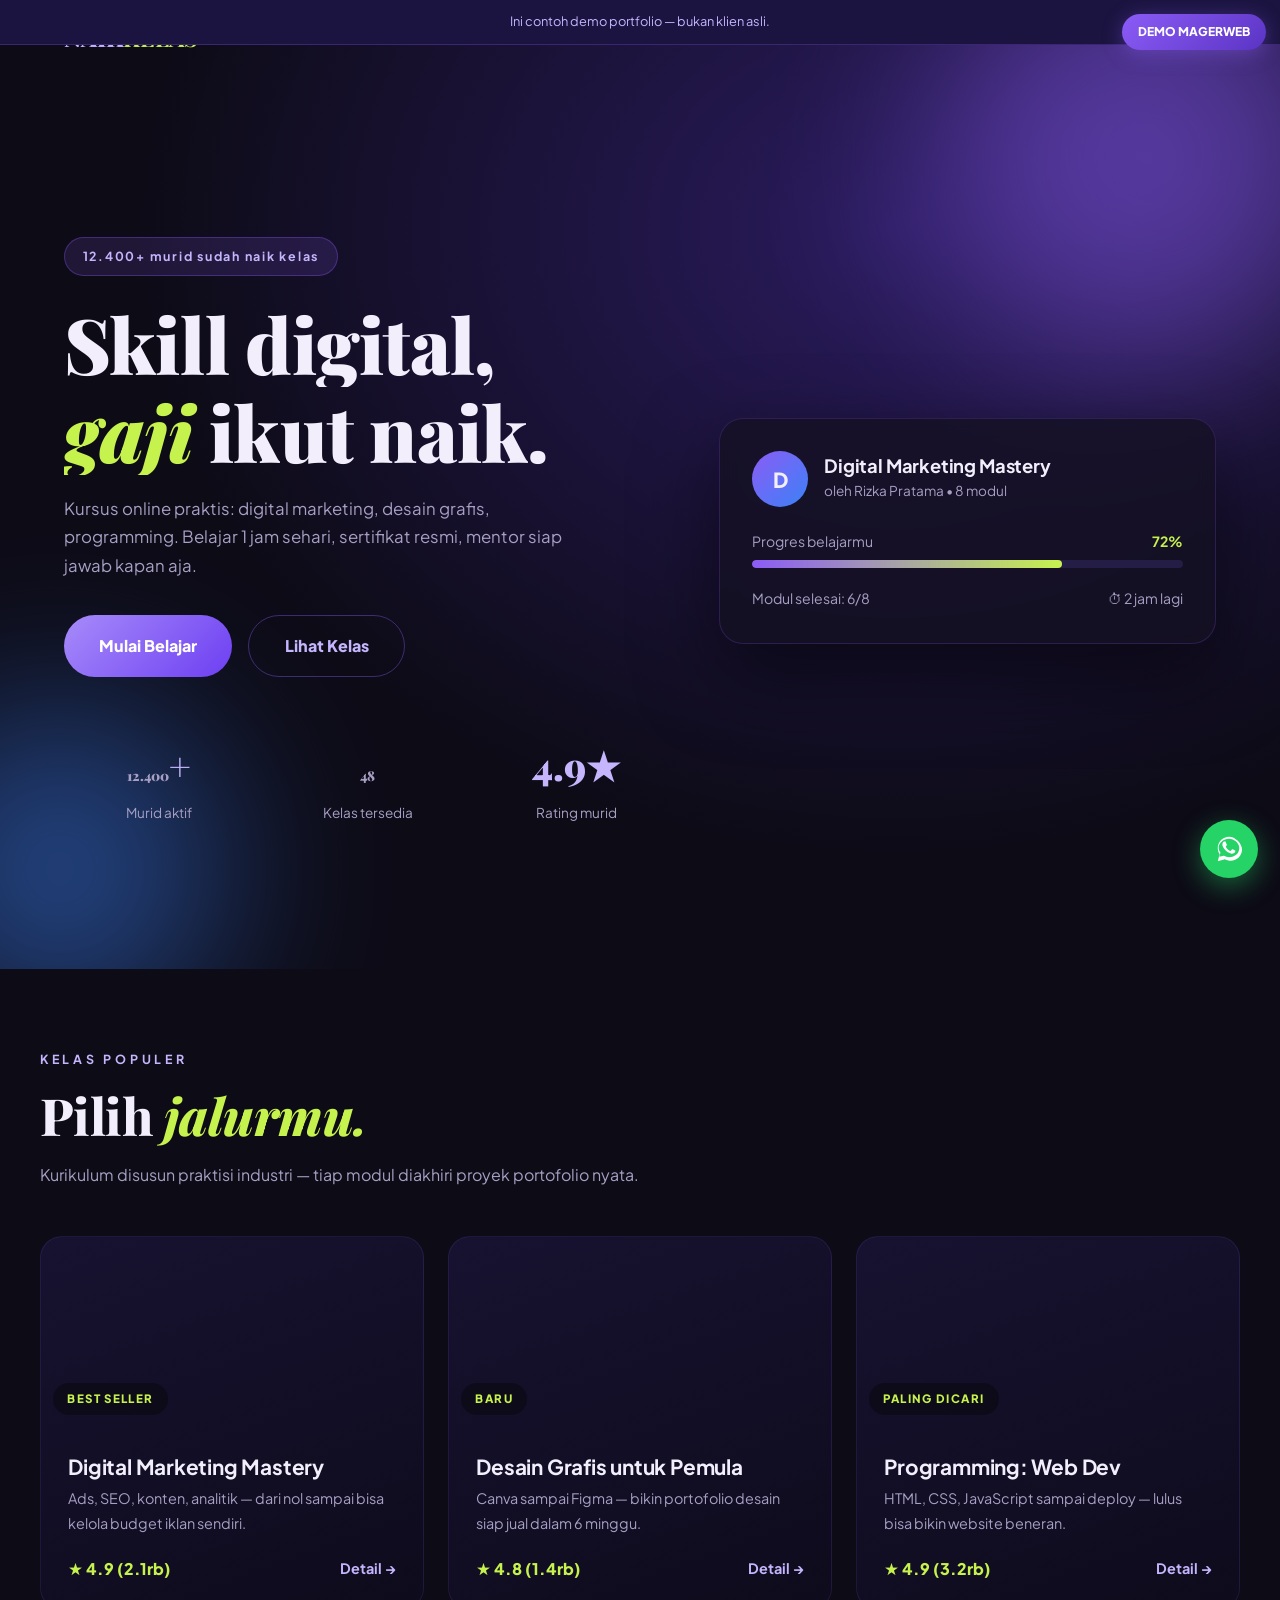
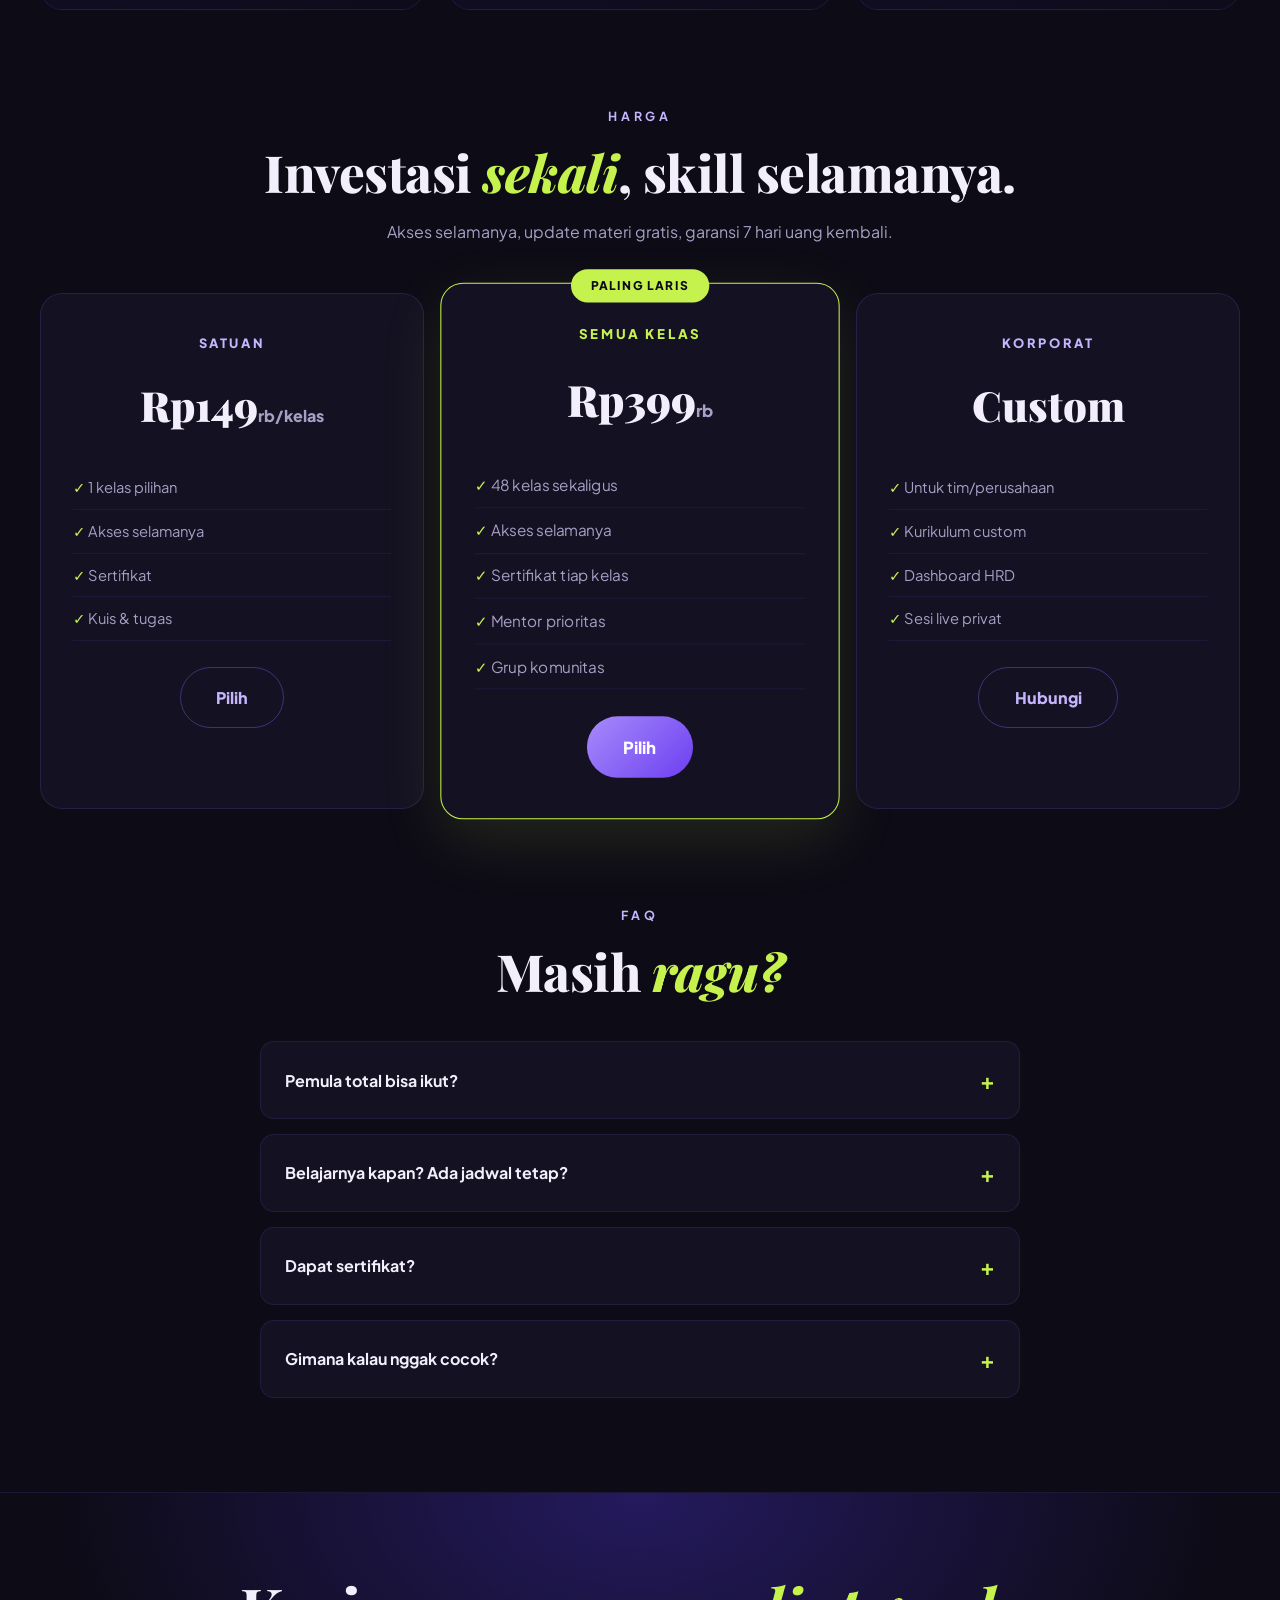
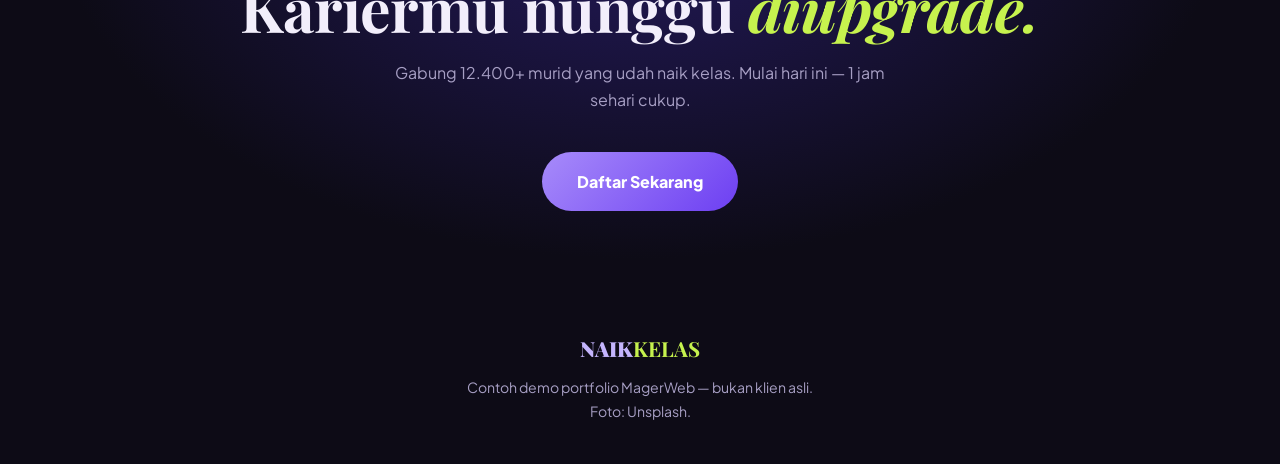
<file: portfolio/naikkelas.html>
<!-- CONTOH DEMO PORTFOLIO — bukan klien asli -->
<!DOCTYPE html>
<html lang="id">
<head>
<meta charset="UTF-8">
<meta name="viewport" content="width=device-width, initial-scale=1.0">
<title>NaikKelas — Kursus Online Skill Digital</title>
<meta name="description" content="NaikKelas: kursus online digital marketing, desain grafis, dan programming. Belajar santai, sertifikat resmi, mentor berpengalaman.">
<link rel="preconnect" href="https://fonts.googleapis.com">
<link href="https://fonts.googleapis.com/css2?family=Plus+Jakarta+Sans:wght@400;600;700;800&family=Playfair+Display:ital,wght@0,700;0,800;0,900;1,700&display=swap" rel="stylesheet">
<style>
*{margin:0;padding:0;box-sizing:border-box}
:root{--vio:#8b5cf6;--vio-lt:#c4b5fd;--lime:#c6f24e;--dark:#0d0b16;--dark2:#141122;--cream:#f2eefb;--muted:#a79fc4;--ease:cubic-bezier(.22,1,.36,1)}
html{scroll-behavior:smooth}
body{font-family:'Plus Jakarta Sans',system-ui,sans-serif;background:var(--dark);color:var(--cream);line-height:1.7;overflow-x:hidden}
h1,h2,h3{font-family:'Playfair Display',serif;letter-spacing:-.01em;line-height:1.15}
.tier-badge{position:fixed;top:14px;right:14px;z-index:200;background:linear-gradient(135deg,#8b5cf6,#5b34c4);color:#fff;font-weight:800;font-size:.75rem;padding:8px 16px;border-radius:100px;box-shadow:0 4px 20px rgba(139,92,246,.4);text-decoration:none}
.demo-note{background:#1b1440;border-bottom:1px solid #8b5cf644;color:var(--vio-lt);padding:.7rem 1rem;text-align:center;font-size:.8rem;position:relative;z-index:150}
header{position:fixed;top:0;left:0;right:0;z-index:100;transition:background .4s,border-color .4s;border-bottom:1px solid transparent}
header.scrolled{background:rgba(13,11,22,.88);backdrop-filter:blur(16px);border-color:#8b5cf622}
nav{max-width:1200px;margin:auto;display:flex;justify-content:space-between;align-items:center;padding:1.1rem 1.5rem}
.brand{font-family:'Playfair Display',serif;font-size:1.45rem;font-weight:900;color:var(--vio-lt);text-decoration:none}
.brand b{color:var(--lime)}
nav .links a{color:var(--muted);text-decoration:none;margin-left:1.8rem;font-size:.9rem;font-weight:600;transition:color .25s}
nav .links a:hover{color:var(--vio-lt)}
@media(max-width:720px){nav .links{display:none}}
/* HERO */
.hero{position:relative;min-height:100svh;display:flex;align-items:center;overflow:hidden;background:radial-gradient(ellipse at 70% 20%,#2a1b5e 0%,var(--dark) 60%)}
.orb{position:absolute;border-radius:50%;filter:blur(90px);opacity:.5;animation:drift 14s ease-in-out infinite alternate}
.orb.o1{width:420px;height:420px;background:#8b5cf6;top:-100px;right:-80px}
.orb.o2{width:320px;height:320px;background:#3b82f6;bottom:-60px;left:-100px;animation-delay:-6s}
@keyframes drift{to{transform:translate(60px,40px)}}
.hero-inner{position:relative;z-index:2;max-width:1200px;margin:0 auto;padding:7rem 1.5rem 4rem;width:100%;display:grid;grid-template-columns:1.1fr .9fr;gap:3rem;align-items:center}
@media(max-width:860px){.hero-inner{grid-template-columns:1fr}}
.hero-kicker{display:inline-block;background:rgba(139,92,246,.15);border:1px solid #8b5cf655;color:var(--vio-lt);font-weight:700;font-size:.78rem;letter-spacing:.14em;padding:.5rem 1.1rem;border-radius:100px;margin-bottom:1.4rem;opacity:0;animation:rise 1s var(--ease) .3s forwards}
.hero h1{font-size:clamp(2.6rem,6.5vw,4.8rem);font-weight:900;margin-bottom:1.2rem}
.hero h1 .line{display:block;overflow:hidden}
.hero h1 .line span{display:block;opacity:0;transform:translateY(110%);animation:lup 1.1s var(--ease) forwards}
.hero h1 .line:nth-child(2) span{animation-delay:.18s}
.hero h1 em{color:var(--lime);font-style:italic}
@keyframes lup{to{opacity:1;transform:none}}
@keyframes rise{from{opacity:0;transform:translateY(24px)}to{opacity:1;transform:none}}
.hero p{color:var(--muted);font-size:1.05rem;margin-bottom:2.2rem;max-width:520px;opacity:0;animation:rise 1s var(--ease) .7s forwards}
.hero-cta{display:flex;gap:1rem;flex-wrap:wrap;opacity:0;animation:rise 1s var(--ease) .9s forwards}
.btn{display:inline-flex;align-items:center;gap:.6rem;padding:1rem 2.2rem;border-radius:100px;font-weight:800;text-decoration:none;transition:transform .3s var(--ease),box-shadow .3s;font-size:1rem;cursor:pointer;border:none;font-family:inherit}
.btn-vio{background:linear-gradient(135deg,#a78bfa,#6d3ff2);color:#fff}
.btn-vio:hover{transform:translateY(-3px);box-shadow:0 14px 40px rgba(139,92,246,.5)}
.btn-ghost{border:1.5px solid #8b5cf666;color:var(--vio-lt)}
.btn-ghost:hover{border-color:var(--vio);transform:translateY(-3px)}
.hero-card{background:rgba(20,17,34,.8);border:1px solid #8b5cf633;border-radius:24px;padding:2rem;backdrop-filter:blur(10px);opacity:0;animation:rise 1s var(--ease) 1s forwards;box-shadow:0 30px 80px rgba(0,0,0,.5)}
.hero-card .hc-top{display:flex;align-items:center;gap:1rem;margin-bottom:1.4rem}
.hc-ava{width:56px;height:56px;border-radius:50%;background:linear-gradient(135deg,#8b5cf6,#3b82f6);display:flex;align-items:center;justify-content:center;font-weight:800;font-size:1.3rem}
.hero-card h3{font-size:1.15rem;font-family:'Plus Jakarta Sans',sans-serif}
.hero-card .hc-top span{color:var(--muted);font-size:.85rem}
.hc-bar{height:8px;background:#241d45;border-radius:8px;overflow:hidden;margin:.4rem 0 1.2rem}
.hc-bar i{display:block;height:100%;width:72%;background:linear-gradient(90deg,#8b5cf6,#c6f24e);border-radius:8px;animation:fill 2s var(--ease) 1.4s both}
@keyframes fill{from{width:0}}
.hc-row{display:flex;justify-content:space-between;font-size:.88rem;color:var(--muted)}
.hc-row b{color:var(--lime)}
/* STATS */
.stats{display:grid;grid-template-columns:repeat(auto-fit,minmax(160px,1fr));gap:1.2rem;margin-top:3.5rem}
.stat{text-align:center}
.stat b{display:block;font-family:'Playfair Display',serif;font-size:2.4rem;color:var(--vio-lt);font-weight:900}
.stat span{color:var(--muted);font-size:.85rem}
/* SECTIONS */
section{padding:5rem 1.5rem}
.wrap{max-width:1200px;margin:auto}
.sec-kicker{color:var(--vio-lt);font-weight:700;letter-spacing:.3em;font-size:.78rem;text-transform:uppercase;margin-bottom:1rem}
.sec-title{font-size:clamp(2rem,5vw,3.2rem);font-weight:800;margin-bottom:1rem}
.sec-title em{color:var(--lime);font-style:italic}
.sec-desc{color:var(--muted);max-width:640px;margin-bottom:3rem}
.reveal{opacity:0;transform:translateY(36px);transition:opacity .9s var(--ease),transform .9s var(--ease)}
.reveal.visible{opacity:1;transform:none}
.reveal.d1{transition-delay:.12s}.reveal.d2{transition-delay:.24s}
/* KELAS */
.kls-grid{display:grid;grid-template-columns:repeat(auto-fit,minmax(300px,1fr));gap:1.5rem}
.kls{background:linear-gradient(160deg,#171230,#0e0b1c);border:1px solid #8b5cf622;border-radius:22px;overflow:hidden;transition:transform .4s var(--ease),border-color .4s}
.kls:hover{transform:translateY(-8px);border-color:#8b5cf677}
.kls-img{height:190px;background-size:cover;background-position:center;position:relative}
.kls-img span{position:absolute;bottom:12px;left:12px;background:rgba(13,11,22,.8);backdrop-filter:blur(8px);color:var(--lime);font-size:.72rem;font-weight:800;letter-spacing:.12em;padding:.4rem .9rem;border-radius:100px}
.kls-body{padding:1.7rem}
.kls-body h3{font-size:1.3rem;font-family:'Plus Jakarta Sans',sans-serif;margin-bottom:.5rem}
.kls-body p{color:var(--muted);font-size:.9rem;margin-bottom:1.2rem}
.kls-meta{display:flex;justify-content:space-between;align-items:center}
.kls-meta .rt{color:var(--lime);font-weight:800}
.kls-meta a{color:var(--vio-lt);font-weight:700;text-decoration:none;font-size:.9rem}
/* HARGA */
.price-grid{display:grid;grid-template-columns:repeat(auto-fit,minmax(280px,1fr));gap:1.5rem;align-items:stretch}
.price{background:#141122;border:1px solid #8b5cf62c;border-radius:22px;padding:2.4rem 2rem;text-align:center;transition:transform .35s var(--ease);position:relative}
.price.hot{border-color:var(--lime);transform:scale(1.04);box-shadow:0 20px 60px rgba(198,242,78,.12)}
.price:hover{transform:translateY(-6px)}
.price.hot:hover{transform:scale(1.04) translateY(-6px)}
.price .pt{font-weight:800;letter-spacing:.2em;font-size:.8rem;color:var(--vio-lt);text-transform:uppercase;margin-bottom:1rem}
.price.hot .pt{color:var(--lime)}
.price .pv{font-family:'Playfair Display',serif;font-size:2.6rem;font-weight:900;margin-bottom:.4rem}
.price .pv small{font-size:1rem;color:var(--muted);font-family:'Plus Jakarta Sans',sans-serif}
.price ul{list-style:none;margin:1.6rem 0;text-align:left}
.price li{padding:.55rem 0;color:var(--muted);font-size:.92rem;border-bottom:1px solid #8b5cf61a}
.price li::before{content:'✓ ';color:var(--lime);font-weight:800}
.badge-hot{position:absolute;top:-14px;left:50%;transform:translateX(-50%);background:var(--lime);color:#0d0b16;font-size:.72rem;font-weight:800;letter-spacing:.14em;padding:.4rem 1.2rem;border-radius:100px;text-transform:uppercase}
/* FAQ */
.faq{max-width:760px;margin:auto}
.faq details{background:#141122;border:1px solid #8b5cf622;border-radius:14px;margin-bottom:.9rem;padding:1.2rem 1.5rem;cursor:pointer}
.faq summary{font-weight:700;list-style:none;display:flex;justify-content:space-between;align-items:center}
.faq summary::after{content:'+';color:var(--lime);font-size:1.4rem}
.faq details[open] summary::after{content:'−'}
.faq p{color:var(--muted);margin-top:.8rem;font-size:.92rem}
/* CTA */
.cta{background:radial-gradient(ellipse at 50% 0%,#241a5e 0%,var(--dark) 65%);text-align:center;border-top:1px solid #8b5cf622}
.cta h2{font-size:clamp(2.2rem,6vw,3.8rem);margin-bottom:1rem}
.cta p{color:var(--muted);max-width:520px;margin:0 auto 2.4rem}
footer{padding:2.5rem 1.5rem;text-align:center;color:var(--muted);font-size:.88rem}
footer .f-brand{font-family:'Playfair Display',serif;color:var(--vio-lt);font-size:1.3rem;font-weight:900;margin-bottom:.6rem}
.wa-float{position:fixed;bottom:22px;right:22px;z-index:150;width:58px;height:58px;border-radius:50%;background:#25d366;display:flex;align-items:center;justify-content:center;box-shadow:0 8px 28px rgba(37,211,102,.45);transition:transform .3s var(--ease);text-decoration:none}
.wa-float:hover{transform:scale(1.1) rotate(6deg)}
.wa-float svg{width:30px;height:30px;fill:#fff}
</style>
</head>
<body>
<a class="tier-badge" href="../index.html#work">DEMO MAGERWEB</a>
<div class="demo-note">Ini contoh demo portfolio — bukan klien asli.</div>
<header id="hdr"><nav>
<a class="brand">NAIK<b>KELAS</b></a>
<div class="links"><a href="#kelas">Kelas</a><a href="#harga">Harga</a><a href="#faq">FAQ</a></div>
</nav></header>

<section class="hero">
<div class="orb o1"></div><div class="orb o2"></div>
<div class="hero-inner">
<div>
<span class="hero-kicker">12.400+ murid sudah naik kelas</span>
<h1><span class="line"><span>Skill digital,</span></span><span class="line"><span><em>gaji</em> ikut naik.</span></span></h1>
<p>Kursus online praktis: digital marketing, desain grafis, programming. Belajar 1 jam sehari, sertifikat resmi, mentor siap jawab kapan aja.</p>
<div class="hero-cta">
<a class="btn btn-vio" href="#harga">Mulai Belajar</a>
<a class="btn btn-ghost" href="#kelas">Lihat Kelas</a>
</div>
<div class="stats">
<div class="stat"><b><span class="count" data-to="12400">0</span>+</b><span>Murid aktif</span></div>
<div class="stat"><b><span class="count" data-to="48">0</span></b><span>Kelas tersedia</span></div>
<div class="stat"><b>4.9★</b><span>Rating murid</span></div>
</div>
</div>
<div class="hero-card">
<div class="hc-top"><div class="hc-ava">D</div><div><h3>Digital Marketing Mastery</h3><span>oleh Rizka Pratama • 8 modul</span></div></div>
<div class="hc-row"><span>Progres belajarmu</span><b>72%</b></div>
<div class="hc-bar"><i></i></div>
<div class="hc-row"><span>Modul selesai: 6/8</span><span>⏱ 2 jam lagi</span></div>
</div>
</div>
</section>

<section id="kelas"><div class="wrap">
<p class="sec-kicker reveal">Kelas Populer</p>
<h2 class="sec-title reveal d1">Pilih <em>jalurmu.</em></h2>
<p class="sec-desc reveal d2">Kurikulum disusun praktisi industri — tiap modul diakhiri proyek portofolio nyata.</p>
<div class="kls-grid">
<div class="kls reveal">
<div class="kls-img" style="background-image:url('https://images.unsplash.com/photo-1460925895917-afdab827c52f?w=800&q=70&auto=format&fit=crop')"><span>BEST SELLER</span></div>
<div class="kls-body"><h3>Digital Marketing Mastery</h3><p>Ads, SEO, konten, analitik — dari nol sampai bisa kelola budget iklan sendiri.</p>
<div class="kls-meta"><span class="rt">★ 4.9 (2.1rb)</span><a href="https://wa.me/6281234567890?text=Halo!%20Saya%20tertarik%20kelas%20Digital%20Marketing%20Mastery.">Detail →</a></div></div></div>
<div class="kls reveal d1">
<div class="kls-img" style="background-image:url('https://images.unsplash.com/photo-1561070791-2526d30994b5?w=800&q=70&auto=format&fit=crop')"><span>BARU</span></div>
<div class="kls-body"><h3>Desain Grafis untuk Pemula</h3><p>Canva sampai Figma — bikin portofolio desain siap jual dalam 6 minggu.</p>
<div class="kls-meta"><span class="rt">★ 4.8 (1.4rb)</span><a href="https://wa.me/6281234567890?text=Halo!%20Saya%20tertarik%20kelas%20Desain%20Grafis.">Detail →</a></div></div></div>
<div class="kls reveal d2">
<div class="kls-img" style="background-image:url('https://images.unsplash.com/photo-1517180102446-f3ece451e9d8?w=800&q=70&auto=format&fit=crop')"><span>PALING DICARI</span></div>
<div class="kls-body"><h3>Programming: Web Dev</h3><p>HTML, CSS, JavaScript sampai deploy — lulus bisa bikin website beneran.</p>
<div class="kls-meta"><span class="rt">★ 4.9 (3.2rb)</span><a href="https://wa.me/6281234567890?text=Halo!%20Saya%20tertarik%20kelas%20Web%20Dev.">Detail →</a></div></div></div>
</div>
</div></section>

<section id="harga" style="padding-top:1rem"><div class="wrap">
<p class="sec-kicker reveal" style="text-align:center">Harga</p>
<h2 class="sec-title reveal d1" style="text-align:center">Investasi <em>sekali</em>, skill selamanya.</h2>
<p class="sec-desc reveal d2" style="text-align:center;margin-left:auto;margin-right:auto">Akses selamanya, update materi gratis, garansi 7 hari uang kembali.</p>
<div class="price-grid">
<div class="price reveal">
<p class="pt">Satuan</p><p class="pv">Rp149<small>rb/kelas</small></p>
<ul><li>1 kelas pilihan</li><li>Akses selamanya</li><li>Sertifikat</li><li>Kuis & tugas</li></ul>
<a class="btn btn-ghost" href="https://wa.me/6281234567890?text=Halo!%20Saya%20mau%20paket%20Satuan%20NaikKelas.">Pilih</a></div>
<div class="price hot reveal d1">
<span class="badge-hot">Paling Laris</span>
<p class="pt">Semua Kelas</p><p class="pv">Rp399<small>rb</small></p>
<ul><li>48 kelas sekaligus</li><li>Akses selamanya</li><li>Sertifikat tiap kelas</li><li>Mentor prioritas</li><li>Grup komunitas</li></ul>
<a class="btn btn-vio" href="https://wa.me/6281234567890?text=Halo!%20Saya%20mau%20paket%20Semua%20Kelas%20NaikKelas.">Pilih</a></div>
<div class="price reveal d2">
<p class="pt">Korporat</p><p class="pv">Custom</p>
<ul><li>Untuk tim/perusahaan</li><li>Kurikulum custom</li><li>Dashboard HRD</li><li>Sesi live privat</li></ul>
<a class="btn btn-ghost" href="https://wa.me/6281234567890?text=Halo!%20Saya%20tertarik%20paket%20Korporat%20NaikKelas.">Hubungi</a></div>
</div>
</div></section>

<section id="faq" style="padding-top:1rem"><div class="wrap">
<p class="sec-kicker reveal" style="text-align:center">FAQ</p>
<h2 class="sec-title reveal d1" style="text-align:center">Masih <em>ragu?</em></h2>
<div class="faq reveal d2" style="margin-top:2.5rem">
<details><summary>Pemula total bisa ikut?</summary><p>Bisa. Semua kelas mulai dari nol — tidak perlu pengalaman sebelumnya. Materi dirancang bertahap dengan contoh nyata.</p></details>
<details><summary>Belajarnya kapan? Ada jadwal tetap?</summary><p>Bebas. Video bisa ditonton kapan aja, seumur hidup. Ada juga sesi live Q&A tiap minggu buat yang mau interaksi langsung.</p></details>
<details><summary>Dapat sertifikat?</summary><p>Ya, sertifikat digital tiap kelas yang diselesaikan — bisa dipasang di LinkedIn/CV.</p></details>
<details><summary>Gimana kalau nggak cocok?</summary><p>Garansi 7 hari uang kembali, tanpa pertanyaan ribet.</p></details>
</div>
</div></section>

<section class="cta"><div class="wrap">
<h2 class="reveal">Kariermu nunggu <em style="color:var(--lime);font-style:italic">diupgrade.</em></h2>
<p class="reveal d1">Gabung 12.400+ murid yang udah naik kelas. Mulai hari ini — 1 jam sehari cukup.</p>
<div class="reveal d2"><a class="btn btn-vio" href="https://wa.me/6281234567890?text=Halo!%20Saya%20mau%20daftar%20NaikKelas.">Daftar Sekarang</a></div>
</div></section>

<footer>
<div class="f-brand">NAIK<b style="color:var(--lime)">KELAS</b></div>
<p>Contoh demo portfolio MagerWeb — bukan klien asli.<br>Foto: Unsplash.</p>
</footer>

<a class="wa-float" href="https://wa.me/6281234567890?text=Halo%20NaikKelas!" aria-label="Chat WhatsApp">
<svg viewBox="0 0 32 32"><path d="M16 3C9.4 3 4 8.4 4 15c0 2.4.7 4.6 2 6.5L4 29l7.7-2c1.8 1 3.9 1.6 6.1 1.6h.1c6.6 0 12-5.4 12-12S22.6 3 16 3zm0 21.8c-1.9 0-3.7-.5-5.3-1.5l-.4-.2-4.6 1.2 1.2-4.5-.3-.4c-1-1.6-1.6-3.5-1.6-5.4C5 9.6 10.4 5 16 5s11 4.6 11 10-4.4 9.8-11 9.8zm6.1-7.4c-.3-.2-1.9-1-2.2-1.1-.3-.1-.5-.2-.8.2-.2.3-.9 1.1-1.1 1.3-.2.2-.4.3-.8.1-.3-.2-1.4-.5-2.7-1.7-1-1-1.7-2.1-1.9-2.5-.2-.3 0-.5.2-.7l.5-.6c.2-.2.2-.4.3-.6.1-.2 0-.4 0-.6-.1-.2-.8-1.9-1.1-2.6-.3-.7-.6-.6-.8-.6h-.7c-.2 0-.6.1-.9.4-.3.3-1.2 1.2-1.2 2.9s1.2 3.4 1.4 3.6c.2.2 2.4 3.7 5.8 5.2.8.4 1.5.6 2 .7.8.3 1.6.2 2.2.1.7-.1 1.9-.8 2.2-1.6.3-.8.3-1.4.2-1.6-.1-.1-.4-.2-.7-.4z"/></svg>
</a>

<script>
const hdr=document.getElementById('hdr');
addEventListener('scroll',()=>hdr.classList.toggle('scrolled',scrollY>40),{passive:true});
const io=new IntersectionObserver(es=>es.forEach(e=>{if(e.isIntersecting){e.target.classList.add('visible');io.unobserve(e.target)}}),{threshold:.12});
document.querySelectorAll('.reveal').forEach(el=>io.observe(el));
const cio=new IntersectionObserver(es=>es.forEach(e=>{
if(!e.isIntersecting)return;cio.unobserve(e.target);
const el=e.target,to=+el.dataset.to,t0=performance.now(),dur=1600;
(function tick(t){const p=Math.min((t-t0)/dur,1),ez=1-Math.pow(1-p,3);
el.textContent=Math.round(to*ez).toLocaleString('id-ID');if(p<1)requestAnimationFrame(tick)})(t0);
}),{threshold:.5});
document.querySelectorAll('.count').forEach(el=>cio.observe(el));
</script>
</body>
</html>
</file>
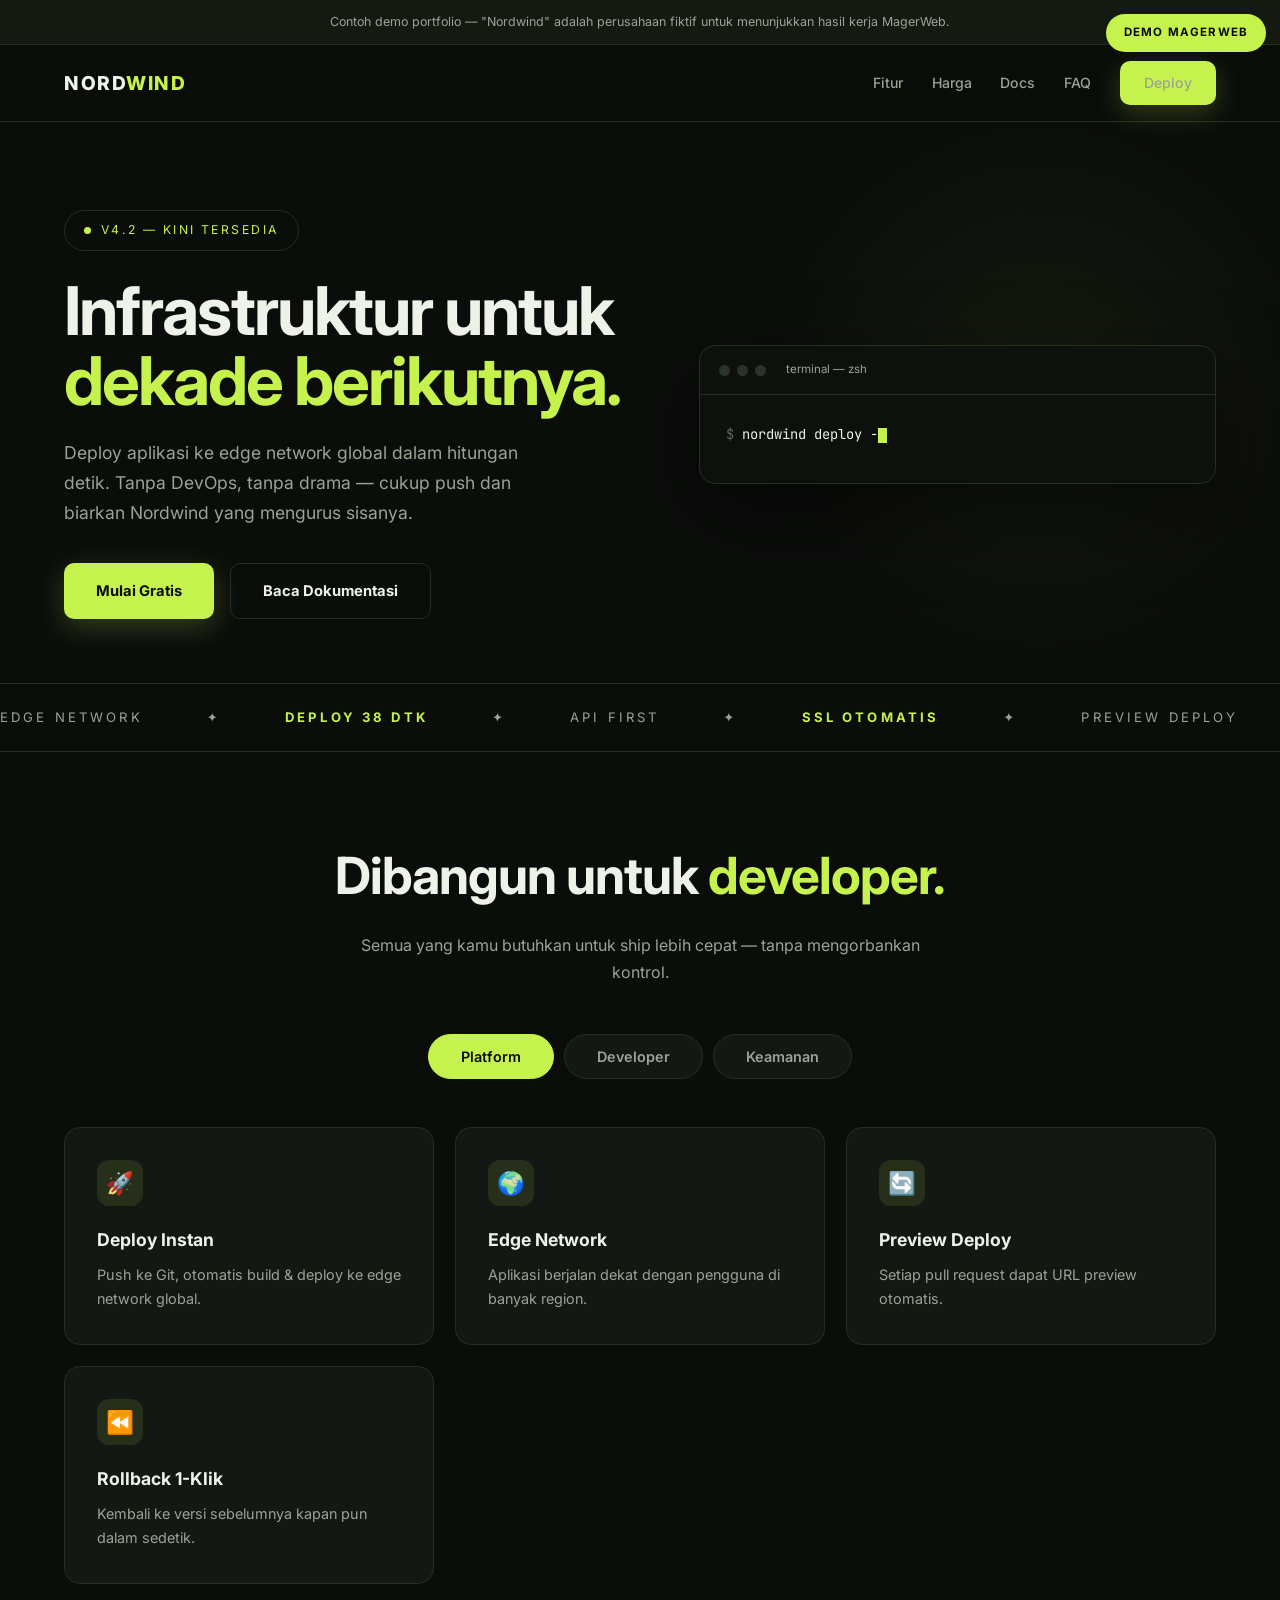
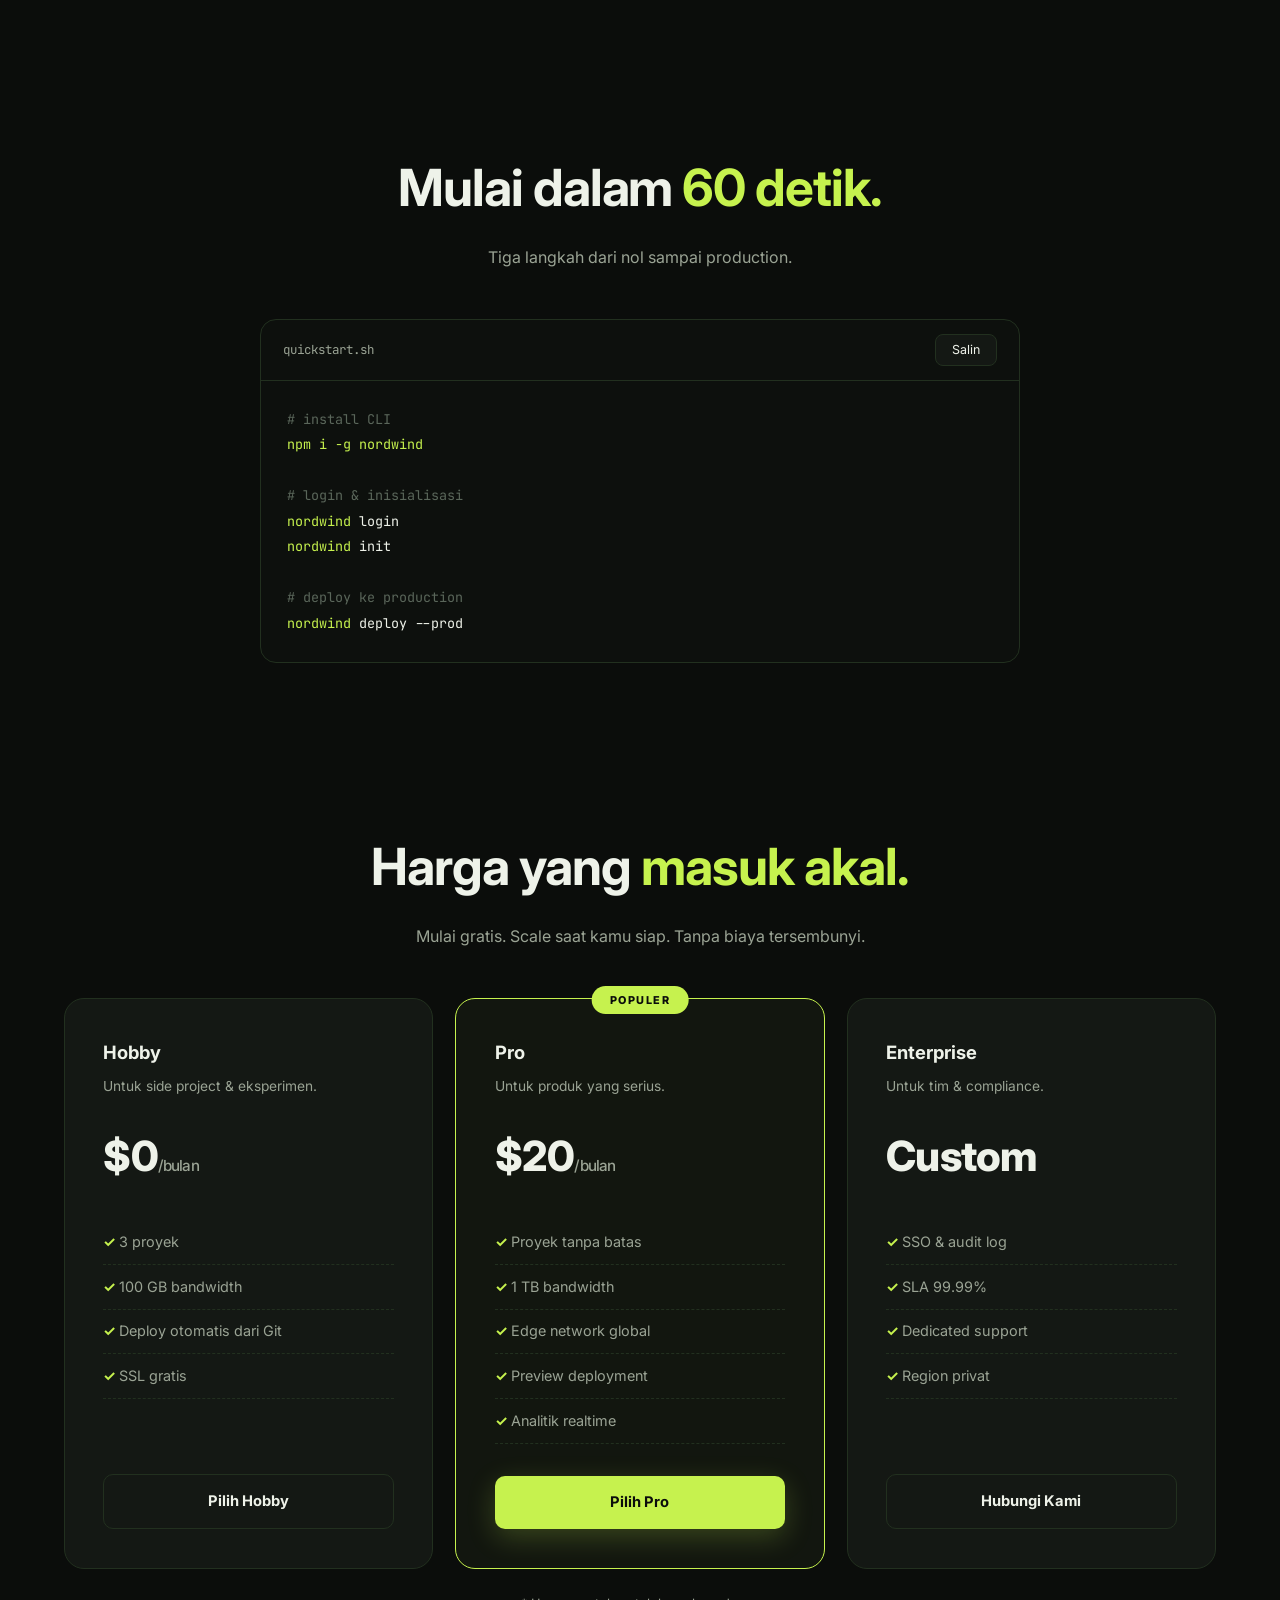
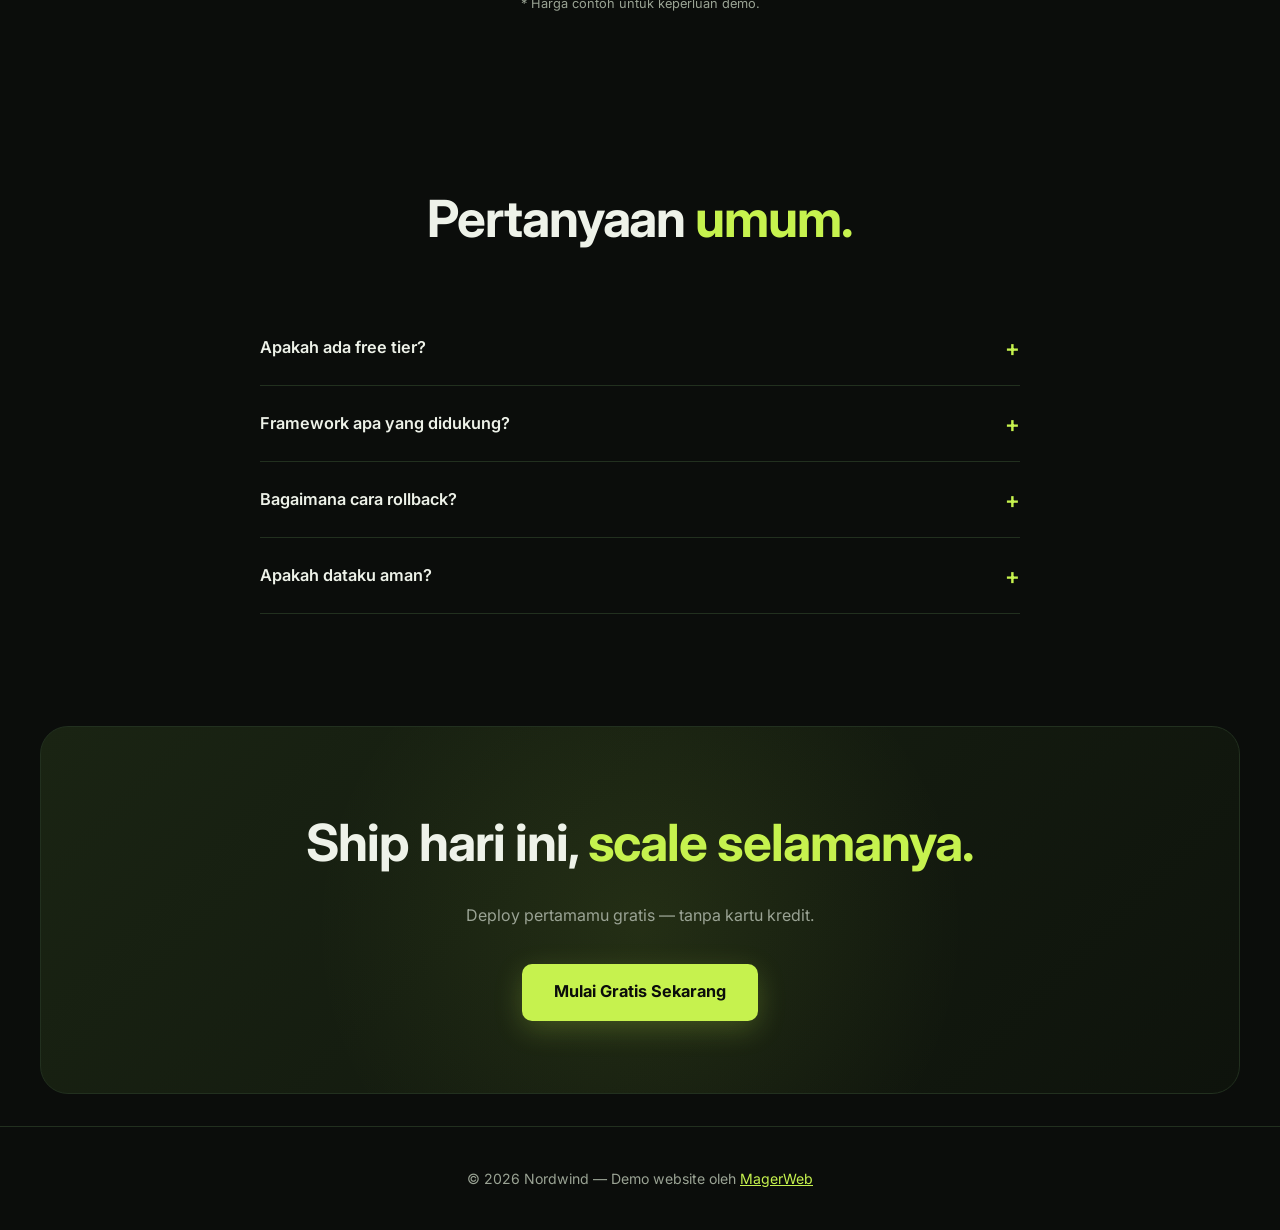
<file: portfolio/nordwind.html>
<!-- CONTOH DEMO PORTFOLIO — Proyek Konsep — bukan klien asli -->
<!DOCTYPE html>
<html lang="id">
<head>
<meta charset="UTF-8">
<meta name="viewport" content="width=device-width, initial-scale=1.0">
<title>Nordwind — Cloud Infrastructure</title>
<meta name="description" content="Nordwind: platform cloud infrastructure untuk developer. Deploy cepat, edge network, API-first.">
<link rel="preconnect" href="https://fonts.googleapis.com">
<link href="https://fonts.googleapis.com/css2?family=Inter:wght@400;500;600;700;800&family=JetBrains+Mono:wght@400;500;700&display=swap" rel="stylesheet">
<style>
*{margin:0;padding:0;box-sizing:border-box}
:root{--bg:#0b0d0b;--bg2:#111411;--card:#141814;--lime:#c6f24e;--txt:#eef2e9;--mut:#9aa394;--line:#22301f;--ease:cubic-bezier(.22,1,.36,1)}
body{font-family:'Inter',system-ui,sans-serif;background:var(--bg);color:var(--txt);line-height:1.7;-webkit-font-smoothing:antialiased}
.mono{font-family:'JetBrains Mono',monospace}
.tier-badge{position:fixed;top:14px;right:14px;z-index:100;background:var(--lime);color:#0b0d0b;font-weight:700;font-size:.72rem;letter-spacing:.1em;padding:9px 18px;border-radius:100px;text-decoration:none}
.demo-note{background:#141a12;border-bottom:1px solid var(--line);color:var(--mut);padding:.7rem 1rem;text-align:center;font-size:.78rem}
header{position:sticky;top:0;z-index:50;background:rgba(11,13,11,.88);backdrop-filter:blur(16px);border-bottom:1px solid var(--line)}
nav{max-width:1200px;margin:auto;display:flex;justify-content:space-between;align-items:center;padding:1rem 1.5rem}
.brand{font-weight:800;font-size:1.2rem;letter-spacing:.08em;text-decoration:none;color:var(--txt)}
.brand em{font-style:normal;color:var(--lime)}
nav .links{display:flex;gap:1.8rem;align-items:center}
nav .links a{color:var(--mut);text-decoration:none;font-size:.88rem;font-weight:500;transition:color .2s}
nav .links a:hover{color:var(--txt)}
.btn{display:inline-flex;align-items:center;gap:.6rem;padding:.9rem 2rem;border-radius:10px;font-weight:700;text-decoration:none;transition:transform .25s var(--ease),box-shadow .25s;font-size:.92rem;cursor:pointer;border:none;font-family:inherit}
.btn-lime{background:var(--lime);color:#0b0d0b;box-shadow:0 8px 28px rgba(198,242,78,.22)}
.btn-lime:hover{transform:translateY(-2px);box-shadow:0 14px 38px rgba(198,242,78,.35)}
.btn-ghost{border:1px solid var(--line);color:var(--txt);background:transparent}
.btn-ghost:hover{border-color:var(--lime);color:var(--lime)}
/* HERO */
.hero{max-width:1200px;margin:auto;padding:5.5rem 1.5rem 4rem;display:grid;grid-template-columns:1.05fr .95fr;gap:4rem;align-items:center;position:relative}
.hero::before{content:'';position:absolute;top:-10%;right:-10%;width:50vw;height:50vw;background:radial-gradient(circle,rgba(198,242,78,.06) 0%,transparent 60%);pointer-events:none}
.eyebrow{display:inline-flex;align-items:center;gap:.6rem;font-size:.76rem;letter-spacing:.2em;text-transform:uppercase;color:var(--lime);border:1px solid var(--line);border-radius:100px;padding:.55rem 1.2rem;margin-bottom:1.6rem}
.eyebrow i{width:7px;height:7px;border-radius:50%;background:var(--lime);animation:pulse 2s infinite}
@keyframes pulse{50%{opacity:.3}}
.hero h1{font-size:clamp(2.6rem,5.5vw,4.2rem);line-height:1.04;letter-spacing:-.03em;margin-bottom:1.4rem;animation:fadeUp 1s var(--ease) .1s both}
.hero h1 em{font-style:normal;color:var(--lime)}
.hero p{color:var(--mut);font-size:1.1rem;max-width:480px;margin-bottom:2.2rem;animation:fadeUp 1s var(--ease) .25s both}
.hero-cta{display:flex;gap:1rem;flex-wrap:wrap;animation:fadeUp 1s var(--ease) .4s both}
@keyframes fadeUp{from{opacity:0;transform:translateY(30px)}to{opacity:1;transform:none}}
/* TERMINAL */
.term{background:#0d100d;border:1px solid var(--line);border-radius:16px;overflow:hidden;box-shadow:0 30px 80px rgba(0,0,0,.5);animation:fadeUp 1.1s var(--ease) .3s both}
.term-bar{display:flex;gap:7px;padding:.9rem 1.2rem;border-bottom:1px solid var(--line);align-items:center}
.term-bar span{width:11px;height:11px;border-radius:50%;background:#2a332a}
.term-bar small{margin-left:.8rem;color:var(--mut);font-size:.72rem}
.term-body{padding:1.6rem;font-size:.86rem;line-height:2}
.t-dim{color:#5a665a}.t-lime{color:var(--lime)}.t-wht{color:var(--txt)}
.cursor{display:inline-block;width:9px;height:1.1em;background:var(--lime);vertical-align:text-bottom;animation:blink 1s steps(1) infinite}
@keyframes blink{50%{opacity:0}}
/* LOGOS / STATS */
.strip{border-top:1px solid var(--line);border-bottom:1px solid var(--line);padding:1.4rem 0;overflow:hidden}
.strip-track{display:flex;gap:4rem;width:max-content;animation:tick 26s linear infinite;font-size:.82rem;letter-spacing:.24em;text-transform:uppercase;color:var(--mut);align-items:center}
.strip-track b{color:var(--lime)}
@keyframes tick{to{transform:translateX(-50%)}}
/* TABS */
section{max-width:1200px;margin:auto;padding:5rem 1.5rem}
.sec-head{text-align:center;margin-bottom:3rem}
.sec-head h2{font-size:clamp(2rem,4.5vw,3.2rem);letter-spacing:-.02em;margin-bottom:.8rem}
.sec-head h2 em{font-style:normal;color:var(--lime)}
.sec-head p{color:var(--mut);max-width:560px;margin:auto}
.tabs{display:flex;gap:.6rem;justify-content:center;margin-bottom:3rem;flex-wrap:wrap}
.tab{background:var(--card);border:1px solid var(--line);color:var(--mut);padding:.8rem 2rem;border-radius:100px;cursor:pointer;font-family:inherit;font-weight:600;font-size:.9rem;transition:all .3s}
.tab.active{background:var(--lime);color:#0b0d0b;border-color:var(--lime)}
.tabpanel{display:none;animation:fadeIn .5s var(--ease)}
.tabpanel.active{display:block}
@keyframes fadeIn{from{opacity:0;transform:translateY(14px)}to{opacity:1;transform:none}}
.feat-grid{display:grid;grid-template-columns:repeat(auto-fit,minmax(280px,1fr));gap:1.3rem}
.feat{background:var(--card);border:1px solid var(--line);border-radius:16px;padding:2rem;transition:transform .35s var(--ease),border-color .3s}
.feat:hover{transform:translateY(-6px);border-color:rgba(198,242,78,.4)}
.feat .ic{width:46px;height:46px;border-radius:12px;background:rgba(198,242,78,.1);display:flex;align-items:center;justify-content:center;font-size:1.4rem;margin-bottom:1.2rem}
.feat h3{font-size:1.1rem;margin-bottom:.5rem}
.feat p{color:var(--mut);font-size:.9rem}
/* CODE */
.codeblock{background:#0d100d;border:1px solid var(--line);border-radius:16px;overflow:hidden;max-width:760px;margin:auto}
.code-head{display:flex;justify-content:space-between;align-items:center;padding:.9rem 1.4rem;border-bottom:1px solid var(--line);font-size:.78rem;color:var(--mut)}
.copybtn{background:var(--card);border:1px solid var(--line);color:var(--txt);border-radius:8px;padding:.45rem 1rem;cursor:pointer;font-family:inherit;font-size:.78rem;transition:all .25s}
.copybtn:hover{border-color:var(--lime);color:var(--lime)}
.codeblock pre{padding:1.6rem;overflow-x:auto;font-size:.84rem;line-height:1.9}
/* PRICING */
.price-grid{display:grid;grid-template-columns:repeat(auto-fit,minmax(280px,1fr));gap:1.4rem;align-items:stretch}
.price-card{background:var(--card);border:1px solid var(--line);border-radius:20px;padding:2.4rem;transition:transform .35s var(--ease),border-color .3s;display:flex;flex-direction:column}
.price-card:hover{transform:translateY(-6px)}
.price-card.hl{border-color:var(--lime);background:#12160f;position:relative}
.price-card.hl::before{content:'POPULER';position:absolute;top:-13px;left:50%;transform:translateX(-50%);background:var(--lime);color:#0b0d0b;font-size:.68rem;font-weight:800;letter-spacing:.14em;padding:5px 18px;border-radius:100px}
.price-card h3{font-size:1.15rem;margin-bottom:.4rem}
.price-card .sub{color:var(--mut);font-size:.86rem;margin-bottom:1.4rem}
.price-card .amt{font-size:2.6rem;font-weight:800;letter-spacing:-.02em;margin-bottom:.2rem}
.price-card .amt span{font-size:.95rem;color:var(--mut);font-weight:500}
.price-card ul{list-style:none;margin:1.6rem 0 2rem;flex:1}
.price-card li{padding:.6rem 0;border-bottom:1px dashed var(--line);font-size:.9rem;color:var(--mut)}
.price-card li::before{content:'✓ ';color:var(--lime);font-weight:700}
/* FAQ */
.faq{max-width:760px;margin:auto}
.faq-item{border-bottom:1px solid var(--line)}
.faq-q{width:100%;background:none;border:none;color:var(--txt);font-family:inherit;font-weight:600;font-size:1.02rem;text-align:left;padding:1.5rem 0;display:flex;justify-content:space-between;align-items:center;gap:1rem;cursor:pointer}
.faq-q span{color:var(--lime);font-size:1.4rem;transition:transform .3s}
.faq-item.open .faq-q span{transform:rotate(45deg)}
.faq-a{max-height:0;overflow:hidden;transition:max-height .4s var(--ease)}
.faq-a p{color:var(--mut);padding-bottom:1.6rem;font-size:.93rem}
/* CTA */
.cta-band{background:linear-gradient(135deg,#1a2413,#0e130c);border:1px solid var(--line);border-radius:28px;padding:4.5rem 2rem;text-align:center;margin:2rem auto;max-width:1200px;position:relative;overflow:hidden}
.cta-band::before{content:'';position:absolute;top:-50%;left:50%;transform:translateX(-50%);width:60vw;height:60vw;background:radial-gradient(circle,rgba(198,242,78,.09) 0%,transparent 60%)}
.cta-band h2{font-size:clamp(2rem,4.5vw,3.2rem);letter-spacing:-.02em;margin-bottom:1rem;position:relative}
.cta-band h2 em{font-style:normal;color:var(--lime)}
.cta-band p{color:var(--mut);margin-bottom:2.2rem;position:relative}
.cta-band .btn{position:relative}
footer{border-top:1px solid var(--line);padding:2.5rem 1.5rem;text-align:center;color:var(--mut);font-size:.88rem}
.reveal{opacity:0;transform:translateY(28px);transition:opacity .7s var(--ease),transform .7s var(--ease)}
.reveal.visible{opacity:1;transform:none}
@media(max-width:900px){.hero{grid-template-columns:1fr;gap:3rem}nav .links{display:none}}
@media(prefers-reduced-motion:reduce){*,*::before,*::after{animation-duration:.01ms!important;transition-duration:.01ms!important}.reveal{opacity:1;transform:none}}
</style>
</head>
<body>
<a class="tier-badge" href="https://marwanwidjaya.github.io/magerweb/" target="_blank">DEMO MAGERWEB</a>
<div class="demo-note">Contoh demo portfolio — "Nordwind" adalah perusahaan fiktif untuk menunjukkan hasil kerja MagerWeb.</div>

<header><nav>
<a class="brand" href="#">NORD<em>WIND</em></a>
<div class="links"><a href="#fitur">Fitur</a><a href="#harga">Harga</a><a href="#docs">Docs</a><a href="#faq">FAQ</a><a class="btn btn-lime" href="#" onclick="return false" style="padding:.65rem 1.5rem">Deploy</a></div>
</nav></header>

<div class="hero">
<div>
<div class="eyebrow"><i></i>v4.2 — kini tersedia</div>
<h1>Infrastruktur untuk <em>dekade berikutnya.</em></h1>
<p>Deploy aplikasi ke edge network global dalam hitungan detik. Tanpa DevOps, tanpa drama — cukup push dan biarkan Nordwind yang mengurus sisanya.</p>
<div class="hero-cta">
<a class="btn btn-lime" href="#harga">Mulai Gratis</a>
<a class="btn btn-ghost" href="#docs">Baca Dokumentasi</a>
</div>
</div>
<div class="term">
<div class="term-bar"><span></span><span></span><span></span><small>terminal — zsh</small></div>
<div class="term-body mono">
<div><span class="t-dim">$</span> <span class="t-wht" id="typeLine"></span><span class="cursor"></span></div>
<div id="termOut" style="margin-top:.6rem"></div>
</div>
</div>
</div>

<div class="strip"><div class="strip-track" id="stripTrack"></div></div>

<section id="fitur">
<div class="sec-head reveal">
<h2>Dibangun untuk <em>developer.</em></h2>
<p>Semua yang kamu butuhkan untuk ship lebih cepat — tanpa mengorbankan kontrol.</p>
</div>
<div class="tabs reveal" id="featTabs"></div>
<div id="featPanels"></div>
</section>

<section id="docs">
<div class="sec-head reveal">
<h2>Mulai dalam <em>60 detik.</em></h2>
<p>Tiga langkah dari nol sampai production.</p>
</div>
<div class="codeblock reveal">
<div class="code-head"><span class="mono">quickstart.sh</span><button class="copybtn" onclick="copyCode()">Salin</button></div>
<pre class="mono" id="codePre"><span class="t-dim"># install CLI</span>
<span class="t-lime">npm i -g nordwind</span>

<span class="t-dim"># login & inisialisasi</span>
<span class="t-lime">nordwind</span> login
<span class="t-lime">nordwind</span> init

<span class="t-dim"># deploy ke production</span>
<span class="t-lime">nordwind</span> deploy <span class="t-wht">--prod</span></pre>
</div>
</section>

<section id="harga">
<div class="sec-head reveal">
<h2>Harga yang <em>masuk akal.</em></h2>
<p>Mulai gratis. Scale saat kamu siap. Tanpa biaya tersembunyi.</p>
</div>
<div class="price-grid">
<div class="price-card reveal"><h3>Hobby</h3><p class="sub">Untuk side project & eksperimen.</p><div class="amt">$0<span>/bulan</span></div>
<ul><li>3 proyek</li><li>100 GB bandwidth</li><li>Deploy otomatis dari Git</li><li>SSL gratis</li></ul>
<a class="btn btn-ghost" href="#" onclick="return false" style="justify-content:center">Pilih Hobby</a></div>
<div class="price-card hl reveal"><h3>Pro</h3><p class="sub">Untuk produk yang serius.</p><div class="amt">$20<span>/bulan</span></div>
<ul><li>Proyek tanpa batas</li><li>1 TB bandwidth</li><li>Edge network global</li><li>Preview deployment</li><li>Analitik realtime</li></ul>
<a class="btn btn-lime" href="#" onclick="return false" style="justify-content:center">Pilih Pro</a></div>
<div class="price-card reveal"><h3>Enterprise</h3><p class="sub">Untuk tim & compliance.</p><div class="amt">Custom</div>
<ul><li>SSO & audit log</li><li>SLA 99.99%</li><li>Dedicated support</li><li>Region privat</li></ul>
<a class="btn btn-ghost" href="#" onclick="return false" style="justify-content:center">Hubungi Kami</a></div>
</div>
<p style="text-align:center;color:var(--mut);font-size:.8rem;margin-top:1.5rem">* Harga contoh untuk keperluan demo.</p>
</section>

<section id="faq">
<div class="sec-head reveal"><h2>Pertanyaan <em>umum.</em></h2></div>
<div class="faq" id="faqList"></div>
</section>

<div class="cta-band reveal">
<h2>Ship hari ini, <em>scale selamanya.</em></h2>
<p>Deploy pertamamu gratis — tanpa kartu kredit.</p>
<a class="btn btn-lime" href="#harga" style="font-size:1.02rem">Mulai Gratis Sekarang</a>
</div>

<footer>
<p>© 2026 Nordwind — Demo website oleh <a href="https://marwanwidjaya.github.io/magerweb/" style="color:var(--lime)">MagerWeb</a></p>
</footer>

<script>
// Terminal typing
const cmd='nordwind deploy --prod';
const lines=['<span class="t-dim">→</span> <span class="t-wht">Building…</span>','<span class="t-dim">→</span> <span class="t-wht">Uploading ke 12 edge region…</span>','<span class="t-lime">✓</span> <span class="t-wht">Live di https://app.nordwind.dev</span> <span class="t-dim">(38 dtk)</span>'];
let ci=0;
const typeEl=document.getElementById('typeLine'), outEl=document.getElementById('termOut');
const reduced=window.matchMedia('(prefers-reduced-motion: reduce)').matches;
function typeCmd(){
  if(reduced){typeEl.textContent=cmd;showOut();return;}
  if(ci<=cmd.length){typeEl.textContent=cmd.slice(0,ci++);setTimeout(typeCmd,45);}
  else setTimeout(showOut,400);
}
let li=0;
function showOut(){
  if(li<lines.length){outEl.innerHTML+=lines[li++]+'<br>';setTimeout(showOut,650);}
}
setTimeout(typeCmd,900);
// Strip
const words=['Edge Network','<b>Deploy 38 dtk</b>','API First','<b>SSL Otomatis</b>','Preview Deploy','<b>Rollback 1-Klik</b>'];
document.getElementById('stripTrack').innerHTML=(words.concat(words)).map(w=>`<span>${w}</span><span>✦</span>`).join('');
// Tabs
const TABS={
 'Platform':[['🚀','Deploy Instan','Push ke Git, otomatis build & deploy ke edge network global.'],['🌍','Edge Network','Aplikasi berjalan dekat dengan pengguna di banyak region.'],['🔄','Preview Deploy','Setiap pull request dapat URL preview otomatis.'],['⏪','Rollback 1-Klik','Kembali ke versi sebelumnya kapan pun dalam sedetik.']],
 'Developer':[['⌨️','CLI Powerful','Kelola semua dari terminal favoritmu.'],['🔌','API First','REST & GraphQL API untuk semua operasi platform.'],['📦','Integrasi Git','GitHub, GitLab, Bitbucket — terhubung native.'],['🔍','Log Realtime','Streaming log langsung dari semua region.']],
 'Keamanan':[['🔒','SSL Otomatis','Sertifikat terbit & diperpanjang sendiri.'],['🛡️','DDoS Protection','Mitigasi otomatis di level edge.'],['👥','Kontrol Akses','Role & permission granular per tim.'],['📋','Audit Log','Semua aktivitas tercatat & bisa diaudit.']]
};
const tabNames=Object.keys(TABS);
function renderTabs(){
  document.getElementById('featTabs').innerHTML=tabNames.map((t,i)=>`<button class="tab${i===0?' active':''}" onclick="setTab(${i})">${t}</button>`).join('');
  document.getElementById('featPanels').innerHTML=tabNames.map((t,i)=>`<div class="tabpanel${i===0?' active':''}"><div class="feat-grid">${TABS[t].map(f=>`<div class="feat"><div class="ic">${f[0]}</div><h3>${f[1]}</h3><p>${f[2]}</p></div>`).join('')}</div></div>`).join('');
}
function setTab(i){
  document.querySelectorAll('#featTabs .tab').forEach((el,j)=>el.classList.toggle('active',j===i));
  document.querySelectorAll('#featPanels .tabpanel').forEach((el,j)=>el.classList.toggle('active',j===i));
}
renderTabs();
// FAQ
const FAQS=[
['Apakah ada free tier?','Ya! Paket Hobby gratis selamanya — 3 proyek, 100 GB bandwidth, dan deploy otomatis dari Git.'],
['Framework apa yang didukung?','Next.js, Nuxt, SvelteKit, Astro, Remix, dan semua framework modern — plus static site & Docker.'],
['Bagaimana cara rollback?','Satu klik dari dashboard atau <span class="mono">nordwind rollback</span> dari CLI. Instan, tanpa downtime.'],
['Apakah dataku aman?','Enkripsi at-rest & in-transit, DDoS protection bawaan, dan audit log lengkap di paket Enterprise.']
];
document.getElementById('faqList').innerHTML=FAQS.map(f=>`<div class="faq-item"><button class="faq-q" onclick="toggleFaq(this)">${f[0]}<span>+</span></button><div class="faq-a"><p>${f[1]}</p></div></div>`).join('');
function toggleFaq(btn){
  const item=btn.parentElement, ans=item.querySelector('.faq-a');
  const open=item.classList.contains('open');
  document.querySelectorAll('.faq-item.open').forEach(o=>{o.classList.remove('open');o.querySelector('.faq-a').style.maxHeight=null;});
  if(!open){item.classList.add('open');ans.style.maxHeight=ans.scrollHeight+'px';}
}
function copyCode(){
  const txt=document.getElementById('codePre').innerText;
  (navigator.clipboard?navigator.clipboard.writeText(txt):Promise.reject()).then(()=>{const b=document.querySelector('.copybtn');b.textContent='Tersalin!';setTimeout(()=>b.textContent='Salin',1500);}).catch(()=>{});
}
const io=new IntersectionObserver(e=>e.forEach(x=>{if(x.isIntersecting){x.target.classList.add('visible');io.unobserve(x.target)}}),{threshold:.12});
document.querySelectorAll('.reveal').forEach(el=>io.observe(el));
</script>
</body>
</html>
</file>
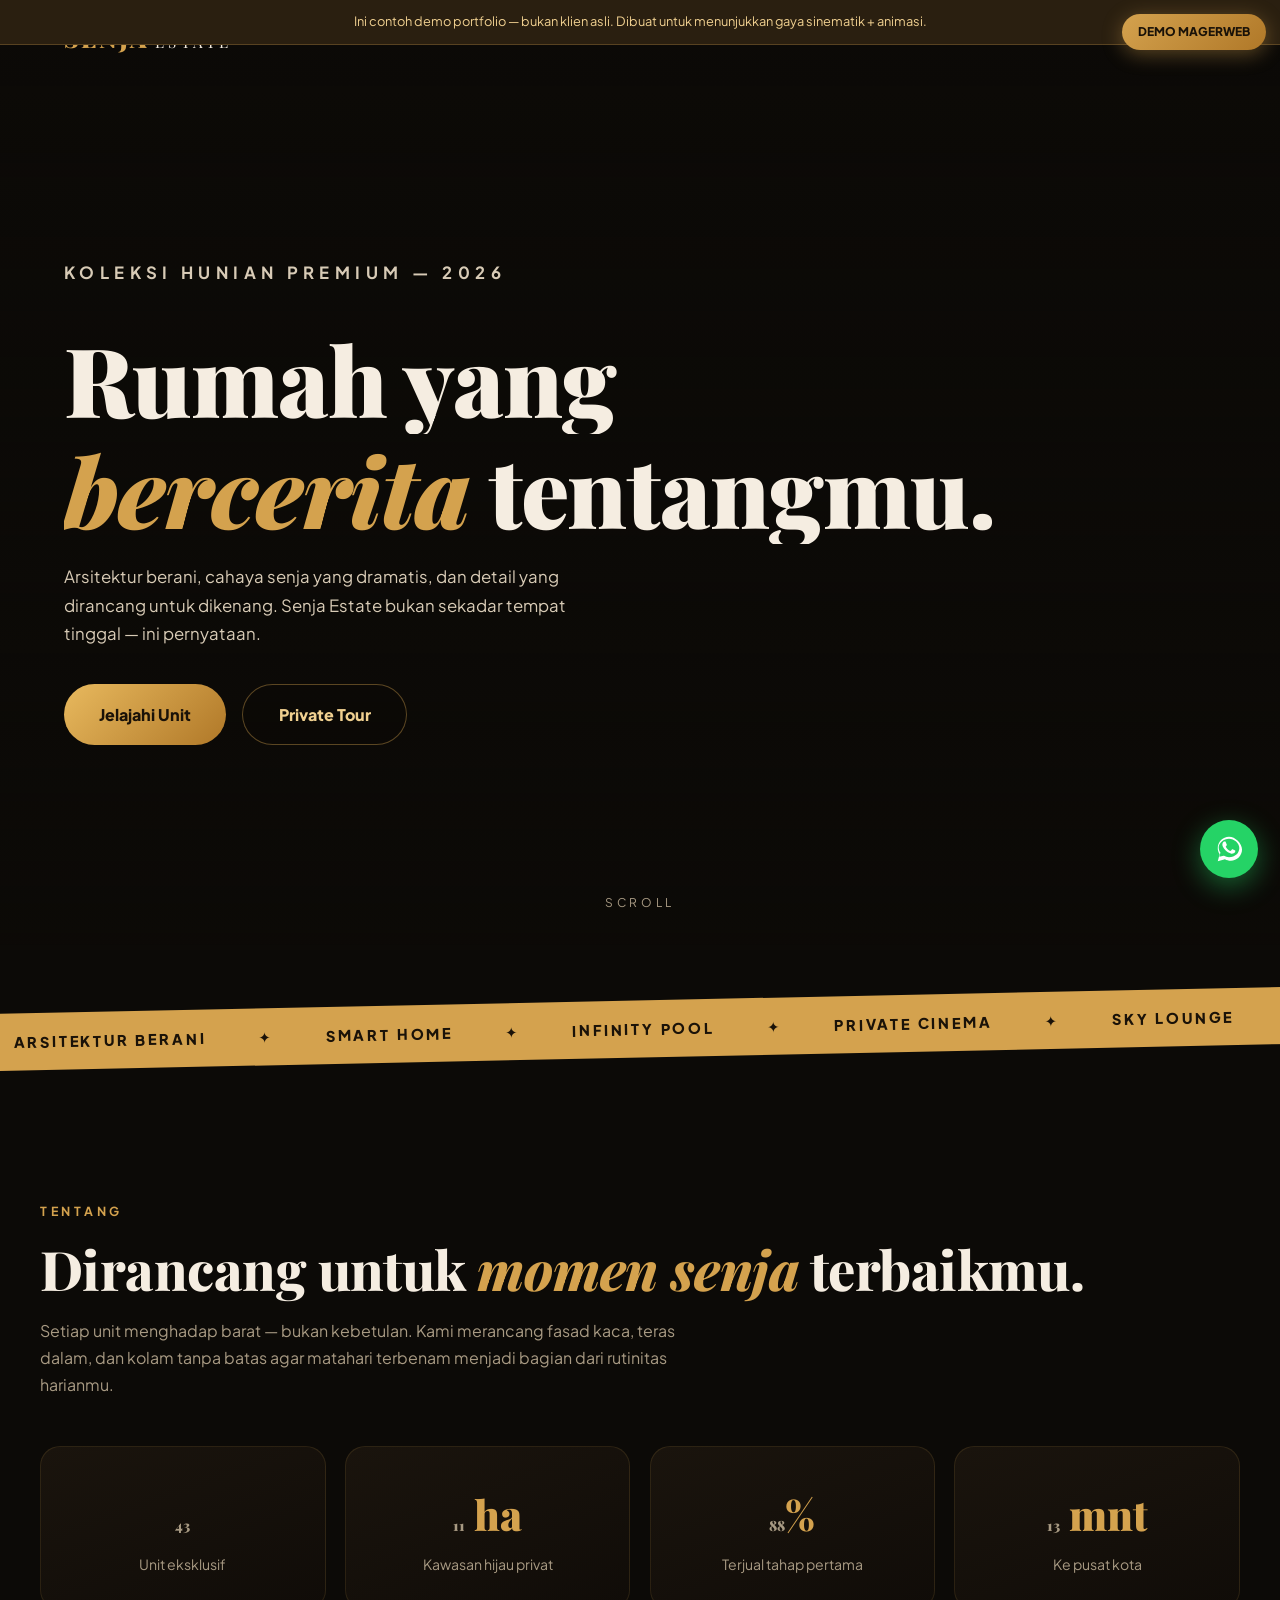
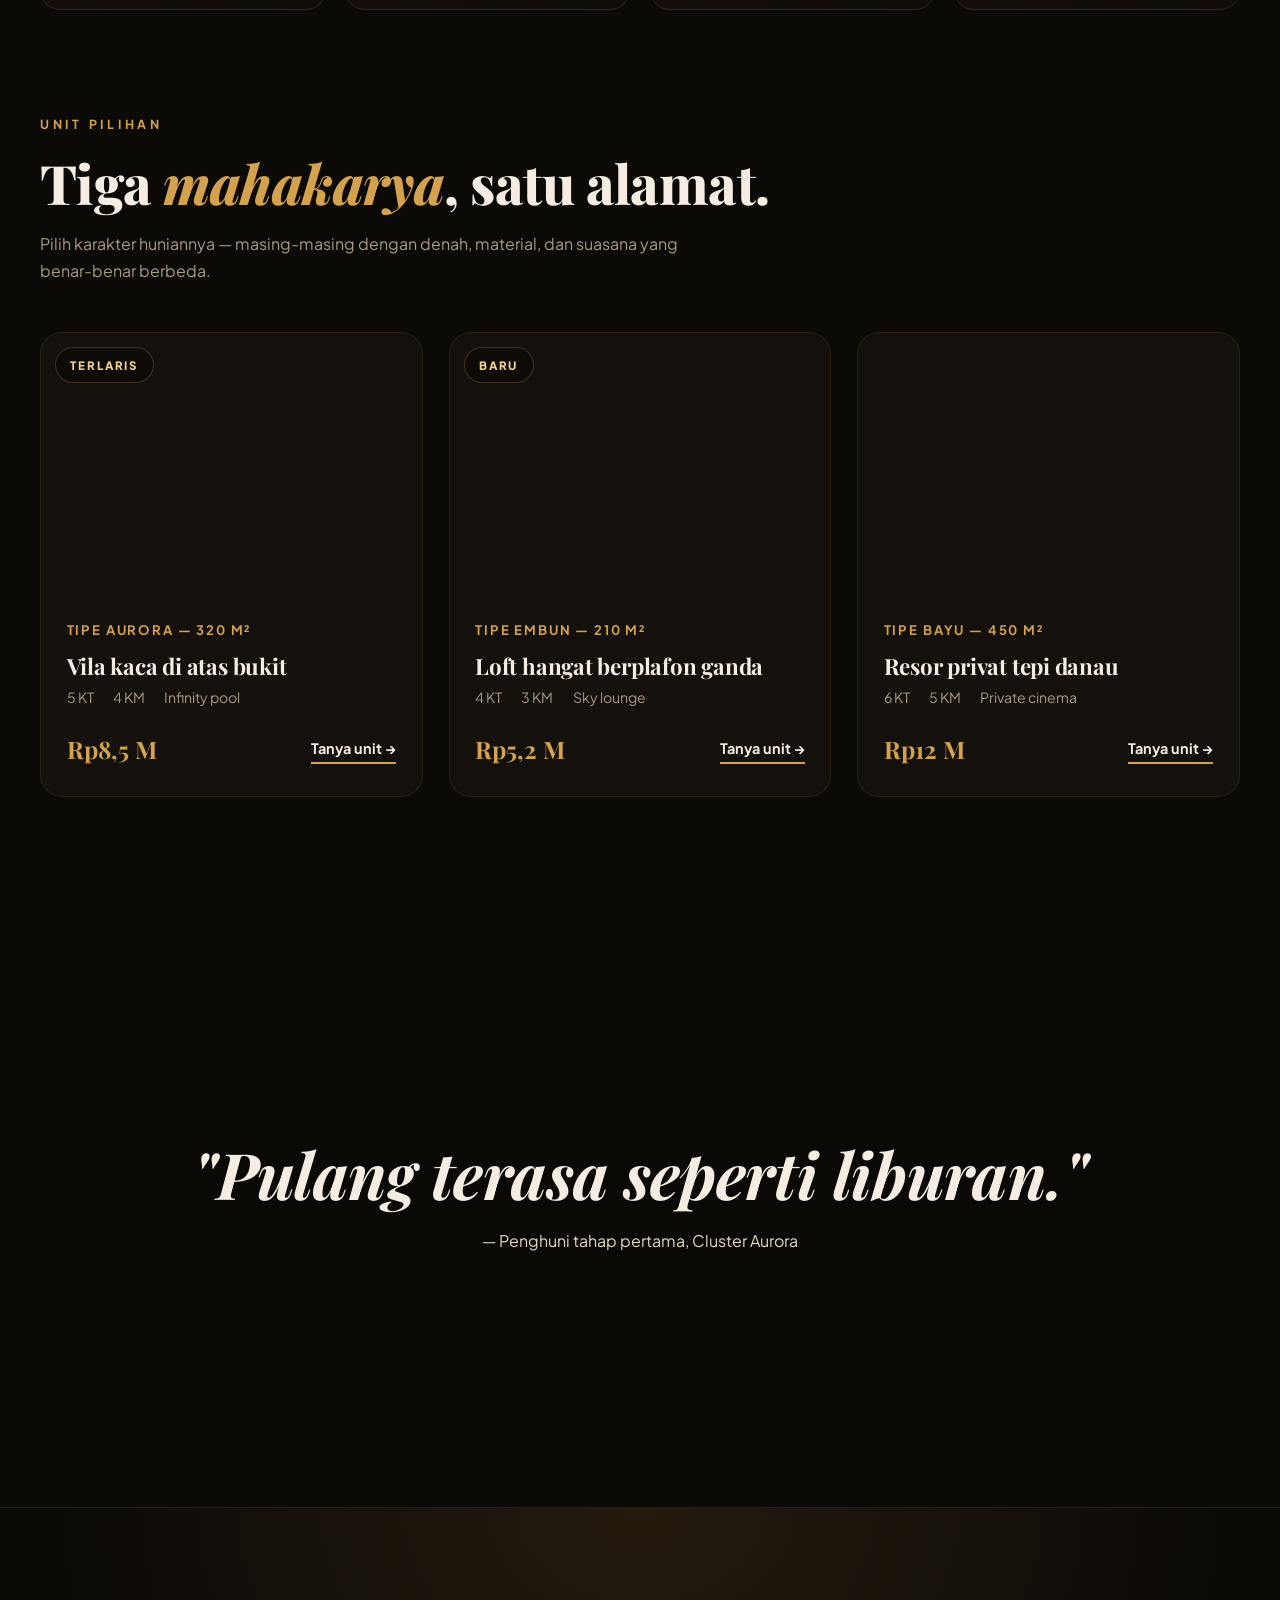
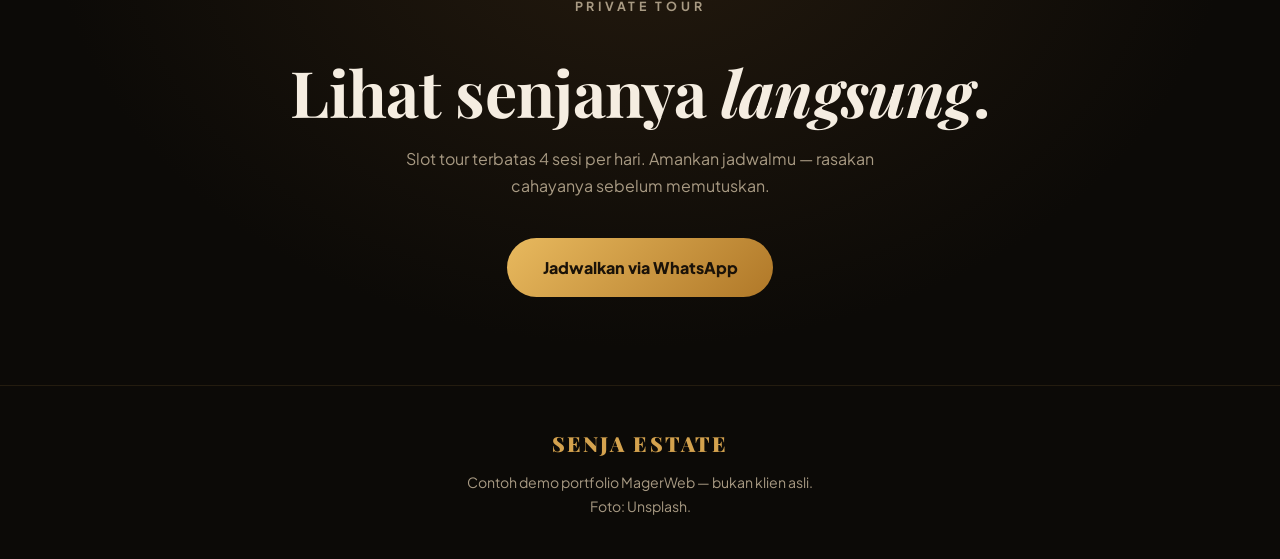
<file: portfolio/senja-estate.html>
<!-- CONTOH DEMO PORTFOLIO — bukan klien asli -->
<!DOCTYPE html>
<html lang="id">
<head>
<meta charset="UTF-8">
<meta name="viewport" content="width=device-width, initial-scale=1.0">
<title>Senja Estate — Hunian Mewah dengan Sentuhan Sinematik</title>
<meta name="description" content="Senja Estate: koleksi hunian premium dengan arsitektur berani dan pemandangan tak terlupakan.">
<link rel="preconnect" href="https://fonts.googleapis.com">
<link href="https://fonts.googleapis.com/css2?family=Plus+Jakarta+Sans:wght@400;600;700;800&family=Playfair+Display:ital,wght@0,700;0,800;0,900;1,700;1,900&display=swap" rel="stylesheet">
<style>
*{margin:0;padding:0;box-sizing:border-box}
:root{--gold:#d4a24e;--gold-lt:#f0d090;--dark:#0c0a07;--dark2:#14100b;--cream:#f5ede1;--muted:#a89a83;--ease:cubic-bezier(.22,1,.36,1)}
html{scroll-behavior:smooth}
body{font-family:'Plus Jakarta Sans',system-ui,sans-serif;background:var(--dark);color:var(--cream);line-height:1.7;overflow-x:hidden}
h1,h2,h3{font-family:'Playfair Display',serif;letter-spacing:-.01em;line-height:1.15}
img{max-width:100%}
.tier-badge{position:fixed;top:14px;right:14px;z-index:200;background:linear-gradient(135deg,#d4a24e,#b07828);color:#1a1208;font-weight:800;font-size:.75rem;padding:8px 16px;border-radius:100px;box-shadow:0 4px 20px rgba(212,162,78,.4);text-decoration:none}
.demo-note{background:#2a1f10;border-bottom:1px solid #d4a24e44;color:var(--gold-lt);padding:.7rem 1rem;text-align:center;font-size:.8rem;position:relative;z-index:150}
/* ===== PRELOADER ===== */
#loader{position:fixed;inset:0;background:var(--dark);z-index:1000;display:flex;align-items:center;justify-content:center;flex-direction:column;gap:1rem;transition:opacity .8s var(--ease),visibility .8s}
#loader.done{opacity:0;visibility:hidden}
#loader .l-brand{font-family:'Playfair Display',serif;font-size:2rem;font-weight:900;color:var(--gold);letter-spacing:.35em;text-indent:.35em;animation:lPulse 1.6s ease-in-out infinite}
#loader .l-bar{width:180px;height:2px;background:#2a2118;overflow:hidden;border-radius:2px}
#loader .l-bar i{display:block;height:100%;width:40%;background:var(--gold);animation:lSlide 1.2s var(--ease) infinite}
@keyframes lPulse{0%,100%{opacity:.5}50%{opacity:1}}
@keyframes lSlide{0%{transform:translateX(-100%)}100%{transform:translateX(450%)}}
/* ===== NAV ===== */
header{position:fixed;top:0;left:0;right:0;z-index:100;transition:background .4s,border-color .4s,backdrop-filter .4s;border-bottom:1px solid transparent}
header.scrolled{background:rgba(12,10,7,.85);backdrop-filter:blur(16px);border-color:#d4a24e22}
nav{max-width:1200px;margin:auto;display:flex;justify-content:space-between;align-items:center;padding:1.1rem 1.5rem}
.brand{font-family:'Playfair Display',serif;font-size:1.5rem;font-weight:900;color:var(--gold);text-decoration:none;letter-spacing:.08em}
.brand span{color:var(--cream);font-weight:400;font-size:.95rem;letter-spacing:.28em;margin-left:.4rem}
nav .links a{color:var(--muted);text-decoration:none;margin-left:1.8rem;font-size:.9rem;font-weight:600;transition:color .25s;position:relative}
nav .links a::after{content:'';position:absolute;left:0;bottom:-6px;width:0;height:2px;background:var(--gold);transition:width .3s var(--ease)}
nav .links a:hover{color:var(--cream)}
nav .links a:hover::after{width:100%}
@media(max-width:720px){nav .links{display:none}}
/* ===== HERO ===== */
.hero{position:relative;min-height:100svh;display:flex;align-items:flex-end;overflow:hidden}
.hero-bg{position:absolute;inset:-8%;background:url('https://images.unsplash.com/photo-1600596542815-ffad4c1539a9?w=1800&q=75&auto=format&fit=crop') center/cover;animation:kenburns 24s ease-in-out infinite alternate;will-change:transform}
@keyframes kenburns{from{transform:scale(1) translateY(0)}to{transform:scale(1.12) translateY(-2%)}}
.hero-shade{position:absolute;inset:0;background:linear-gradient(180deg,rgba(12,10,7,.55) 0%,rgba(12,10,7,.15) 40%,rgba(12,10,7,.92) 100%)}
.hero-inner{position:relative;z-index:2;max-width:1200px;margin:0 auto;padding:0 1.5rem 7rem;width:100%}
.hero-kicker{color:var(--gold);font-weight:700;letter-spacing:.32em;font-size:.78rem;text-transform:uppercase;margin-bottom:1.2rem;opacity:0;animation:riseIn 1s var(--ease) .3s forwards}
.hero h1{font-size:clamp(2.8rem,8vw,6rem);font-weight:900;margin-bottom:1.2rem}
.hero h1 .line{display:block;overflow:hidden}
.hero h1 .line span{display:block;opacity:0;transform:translateY(110%);animation:lineUp 1.1s var(--ease) forwards}
.hero h1 .line:nth-child(2) span{animation-delay:.18s}
.hero h1 em{color:var(--gold);font-style:italic}
@keyframes lineUp{to{opacity:1;transform:none}}
@keyframes riseIn{from{opacity:0;transform:translateY(24px)}to{opacity:1;transform:none}}
.hero p{max-width:560px;color:#d8cbb6;font-size:1.05rem;margin-bottom:2.2rem;opacity:0;animation:riseIn 1s var(--ease) .7s forwards}
.hero-cta{display:flex;gap:1rem;flex-wrap:wrap;opacity:0;animation:riseIn 1s var(--ease) .9s forwards}
.btn{display:inline-flex;align-items:center;gap:.6rem;padding:1rem 2.2rem;border-radius:100px;font-weight:800;text-decoration:none;transition:transform .3s var(--ease),box-shadow .3s;font-size:1rem;cursor:pointer;border:none;font-family:inherit}
.btn-gold{background:linear-gradient(135deg,#e8b95e,#b07828);color:#1a1208}
.btn-gold:hover{transform:translateY(-3px) scale(1.02);box-shadow:0 14px 40px rgba(212,162,78,.45)}
.btn-ghost{border:1.5px solid #d4a24e66;color:var(--gold-lt);background:rgba(12,10,7,.35);backdrop-filter:blur(6px)}
.btn-ghost:hover{border-color:var(--gold);transform:translateY(-3px)}
.scroll-hint{position:absolute;bottom:2rem;left:50%;transform:translateX(-50%);z-index:2;color:var(--muted);font-size:.75rem;letter-spacing:.3em;text-transform:uppercase;animation:hintFloat 2.4s ease-in-out infinite}
@keyframes hintFloat{0%,100%{transform:translate(-50%,0);opacity:.6}50%{transform:translate(-50%,10px);opacity:1}}
/* ===== MARQUEE ===== */
.marquee{background:var(--gold);color:#1a1208;overflow:hidden;white-space:nowrap;padding:.9rem 0;transform:rotate(-1.2deg) scale(1.02);margin:3.5rem 0}
.marquee-track{display:inline-block;animation:mq 22s linear infinite;font-weight:800;letter-spacing:.18em;font-size:.9rem;text-transform:uppercase}
.marquee-track span{margin:0 1.6rem}
@keyframes mq{to{transform:translateX(-50%)}}
/* ===== SECTIONS ===== */
section{padding:5.5rem 1.5rem}
.wrap{max-width:1200px;margin:auto}
.sec-kicker{color:var(--gold);font-weight:700;letter-spacing:.3em;font-size:.78rem;text-transform:uppercase;margin-bottom:1rem}
.sec-title{font-size:clamp(2rem,5vw,3.4rem);font-weight:800;margin-bottom:1rem}
.sec-title em{color:var(--gold);font-style:italic}
.sec-desc{color:var(--muted);max-width:640px;margin-bottom:3rem}
/* reveal on scroll */
.reveal{opacity:0;transform:translateY(36px);transition:opacity .9s var(--ease),transform .9s var(--ease)}
.reveal.visible{opacity:1;transform:none}
.reveal.d1{transition-delay:.12s}.reveal.d2{transition-delay:.24s}.reveal.d3{transition-delay:.36s}
/* ===== STATS ===== */
.stats{display:grid;grid-template-columns:repeat(auto-fit,minmax(180px,1fr));gap:1.2rem;margin-top:1rem}
.stat{background:linear-gradient(160deg,#1a140d,#100c08);border:1px solid #d4a24e22;border-radius:20px;padding:2rem 1.5rem;text-align:center;transition:transform .35s var(--ease),border-color .35s}
.stat:hover{transform:translateY(-6px);border-color:#d4a24e66}
.stat b{display:block;font-family:'Playfair Display',serif;font-size:2.6rem;color:var(--gold);font-weight:900}
.stat span{color:var(--muted);font-size:.88rem}
/* ===== UNITS ===== */
.units{display:grid;grid-template-columns:repeat(auto-fit,minmax(300px,1fr));gap:1.6rem}
.unit{border-radius:22px;overflow:hidden;background:#14100b;border:1px solid #d4a24e1e;transition:transform .4s var(--ease),box-shadow .4s;position:relative}
.unit:hover{transform:translateY(-8px);box-shadow:0 24px 60px rgba(0,0,0,.5)}
.unit-img{height:260px;background-size:cover;background-position:center;transition:transform .8s var(--ease)}
.unit:hover .unit-img{transform:scale(1.07)}
.unit-imgwrap{overflow:hidden}
.unit-body{padding:1.6rem}
.unit-body h3{font-size:1.4rem;margin-bottom:.4rem}
.unit-loc{color:var(--gold);font-size:.82rem;font-weight:700;letter-spacing:.14em;text-transform:uppercase;margin-bottom:.8rem}
.unit-feats{display:flex;gap:1.2rem;color:var(--muted);font-size:.88rem;margin-bottom:1.2rem}
.unit-price{display:flex;justify-content:space-between;align-items:center}
.unit-price b{font-family:'Playfair Display',serif;font-size:1.5rem;color:var(--gold)}
.unit-price a{color:var(--cream);text-decoration:none;font-weight:700;font-size:.9rem;border-bottom:2px solid var(--gold);padding-bottom:2px;transition:color .25s}
.unit-price a:hover{color:var(--gold)}
.unit-tag{position:absolute;top:14px;left:14px;background:rgba(12,10,7,.75);backdrop-filter:blur(8px);color:var(--gold-lt);font-size:.72rem;font-weight:800;letter-spacing:.16em;text-transform:uppercase;padding:.45rem .9rem;border-radius:100px;border:1px solid #d4a24e44;z-index:2}
/* ===== GALLERY PARALLAX ===== */
.parallax-band{position:relative;height:62vh;min-height:420px;overflow:hidden;display:flex;align-items:center;justify-content:center;margin:2rem 0}
.parallax-bg{position:absolute;inset:-20% 0;background:url('https://images.unsplash.com/photo-1512917774080-9991f1c4c750?w=1800&q=75&auto=format&fit=crop') center/cover;will-change:transform}
.parallax-shade{position:absolute;inset:0;background:rgba(12,10,7,.45)}
.parallax-txt{position:relative;z-index:2;text-align:center;padding:0 1.5rem}
.parallax-txt h2{font-size:clamp(2rem,6vw,4rem);font-style:italic;margin-bottom:1rem}
.parallax-txt p{color:#e6d9c2;max-width:520px;margin:auto}
/* ===== CTA ===== */
.cta{background:radial-gradient(ellipse at 50% 0%,#241a0e 0%,var(--dark) 65%);text-align:center;border-top:1px solid #d4a24e22}
.cta h2{font-size:clamp(2.2rem,6vw,4rem);margin-bottom:1rem}
.cta p{color:var(--muted);max-width:520px;margin:0 auto 2.4rem}
footer{border-top:1px solid #d4a24e1e;padding:2.5rem 1.5rem;text-align:center;color:var(--muted);font-size:.88rem}
footer .f-brand{font-family:'Playfair Display',serif;color:var(--gold);font-size:1.3rem;font-weight:900;letter-spacing:.1em;margin-bottom:.6rem}
.wa-float{position:fixed;bottom:22px;right:22px;z-index:150;width:58px;height:58px;border-radius:50%;background:#25d366;display:flex;align-items:center;justify-content:center;box-shadow:0 8px 28px rgba(37,211,102,.45);transition:transform .3s var(--ease);text-decoration:none}
.wa-float:hover{transform:scale(1.1) rotate(6deg)}
.wa-float svg{width:30px;height:30px;fill:#fff}
</style>
</head>
<body>
<div id="loader"><div class="l-brand">SENJA</div><div class="l-bar"><i></i></div></div>
<a class="tier-badge" href="../index.html#work">DEMO MAGERWEB</a>
<div class="demo-note">Ini contoh demo portfolio — bukan klien asli. Dibuat untuk menunjukkan gaya sinematik + animasi.</div>
<header id="hdr"><nav>
<a class="brand" href="#">SENJA<span>ESTATE</span></a>
<div class="links"><a href="#unit">Unit</a><a href="#galeri">Galeri</a><a href="#tentang">Tentang</a><a href="#kontak">Kontak</a></div>
</nav></header>

<section class="hero">
<div class="hero-bg" id="heroBg"></div>
<div class="hero-shade"></div>
<div class="hero-inner">
<p class="hero-kicker">Koleksi Hunian Premium — 2026</p>
<h1><span class="line"><span>Rumah yang</span></span><span class="line"><span><em>bercerita</em> tentangmu.</span></span></h1>
<p>Arsitektur berani, cahaya senja yang dramatis, dan detail yang dirancang untuk dikenang. Senja Estate bukan sekadar tempat tinggal — ini pernyataan.</p>
<div class="hero-cta">
<a class="btn btn-gold" href="#unit">Jelajahi Unit</a>
<a class="btn btn-ghost" href="https://wa.me/6281234567890?text=Halo%20Senja%20Estate!%20Saya%20ingin%20jadwal%20private%20tour.">Private Tour</a>
</div>
</div>
<div class="scroll-hint">Scroll</div>
</section>

<div class="marquee"><div class="marquee-track" id="mqTrack">
<span>Arsitektur Berani</span><span>✦</span><span>Smart Home</span><span>✦</span><span>Infinity Pool</span><span>✦</span><span>Private Cinema</span><span>✦</span><span>Sky Lounge</span><span>✦</span><span>Arsitektur Berani</span><span>✦</span><span>Smart Home</span><span>✦</span><span>Infinity Pool</span><span>✦</span><span>Private Cinema</span><span>✦</span><span>Sky Lounge</span><span>✦</span>
</div></div>

<section id="tentang"><div class="wrap">
<p class="sec-kicker reveal">Tentang</p>
<h2 class="sec-title reveal d1">Dirancang untuk <em>momen senja</em> terbaikmu.</h2>
<p class="sec-desc reveal d2">Setiap unit menghadap barat — bukan kebetulan. Kami merancang fasad kaca, teras dalam, dan kolam tanpa batas agar matahari terbenam menjadi bagian dari rutinitas harianmu.</p>
<div class="stats">
<div class="stat reveal"><b><span class="count" data-to="48">0</span></b><span>Unit eksklusif</span></div>
<div class="stat reveal d1"><b><span class="count" data-to="12">0</span> ha</b><span>Kawasan hijau privat</span></div>
<div class="stat reveal d2"><b><span class="count" data-to="98">0</span>%</b><span>Terjual tahap pertama</span></div>
<div class="stat reveal d3"><b><span class="count" data-to="15">0</span> mnt</b><span>Ke pusat kota</span></div>
</div>
</div></section>

<section id="unit" style="padding-top:1rem"><div class="wrap">
<p class="sec-kicker reveal">Unit Pilihan</p>
<h2 class="sec-title reveal d1">Tiga <em>mahakarya</em>, satu alamat.</h2>
<p class="sec-desc reveal d2">Pilih karakter huniannya — masing-masing dengan denah, material, dan suasana yang benar-benar berbeda.</p>
<div class="units">
<article class="unit reveal">
<span class="unit-tag">Terlaris</span>
<div class="unit-imgwrap"><div class="unit-img" style="background-image:url('https://images.unsplash.com/photo-1600585154340-be6161a56a0c?w=900&q=70&auto=format&fit=crop')"></div></div>
<div class="unit-body">
<p class="unit-loc">Tipe Aurora — 320 m²</p>
<h3>Vila kaca di atas bukit</h3>
<div class="unit-feats"><span>5 KT</span><span>4 KM</span><span>Infinity pool</span></div>
<div class="unit-price"><b>Rp8,5 M</b><a href="https://wa.me/6281234567890?text=Halo!%20Saya%20tertarik%20Tipe%20Aurora%20Senja%20Estate.">Tanya unit →</a></div>
</div></article>
<article class="unit reveal d1">
<span class="unit-tag">Baru</span>
<div class="unit-imgwrap"><div class="unit-img" style="background-image:url('https://images.unsplash.com/photo-1600607687939-ce8a6c25118c?w=900&q=70&auto=format&fit=crop')"></div></div>
<div class="unit-body">
<p class="unit-loc">Tipe Embun — 210 m²</p>
<h3>Loft hangat berplafon ganda</h3>
<div class="unit-feats"><span>4 KT</span><span>3 KM</span><span>Sky lounge</span></div>
<div class="unit-price"><b>Rp5,2 M</b><a href="https://wa.me/6281234567890?text=Halo!%20Saya%20tertarik%20Tipe%20Embun%20Senja%20Estate.">Tanya unit →</a></div>
</div></article>
<article class="unit reveal d2">
<div class="unit-imgwrap"><div class="unit-img" style="background-image:url('https://images.unsplash.com/photo-1600047509807-ba8f99d2cdde?w=900&q=70&auto=format&fit=crop')"></div></div>
<div class="unit-body">
<p class="unit-loc">Tipe Bayu — 450 m²</p>
<h3>Resor privat tepi danau</h3>
<div class="unit-feats"><span>6 KT</span><span>5 KM</span><span>Private cinema</span></div>
<div class="unit-price"><b>Rp12 M</b><a href="https://wa.me/6281234567890?text=Halo!%20Saya%20tertarik%20Tipe%20Bayu%20Senja%20Estate.">Tanya unit →</a></div>
</div></article>
</div>
</div></section>

<div class="parallax-band" id="galeri">
<div class="parallax-bg" id="plxBg"></div>
<div class="parallax-shade"></div>
<div class="parallax-txt reveal">
<h2>"Pulang terasa seperti liburan."</h2>
<p>— Penghuni tahap pertama, Cluster Aurora</p>
</div>
</div>

<section class="cta" id="kontak"><div class="wrap">
<p class="sec-kicker reveal">Private Tour</p>
<h2 class="reveal d1">Lihat senjanya <em>langsung</em>.</h2>
<p class="reveal d2">Slot tour terbatas 4 sesi per hari. Amankan jadwalmu — rasakan cahayanya sebelum memutuskan.</p>
<div class="reveal d3"><a class="btn btn-gold" href="https://wa.me/6281234567890?text=Halo%20Senja%20Estate!%20Saya%20ingin%20jadwal%20private%20tour.">Jadwalkan via WhatsApp</a></div>
</div></section>

<footer>
<div class="f-brand">SENJA ESTATE</div>
<p>Contoh demo portfolio MagerWeb — bukan klien asli.<br>Foto: Unsplash.</p>
</footer>

<a class="wa-float" href="https://wa.me/6281234567890?text=Halo%20Senja%20Estate!" aria-label="Chat WhatsApp">
<svg viewBox="0 0 32 32"><path d="M16 3C9.4 3 4 8.4 4 15c0 2.4.7 4.6 2 6.5L4 29l7.7-2c1.8 1 3.9 1.6 6.1 1.6h.1c6.6 0 12-5.4 12-12S22.6 3 16 3zm0 21.8c-1.9 0-3.7-.5-5.3-1.5l-.4-.2-4.6 1.2 1.2-4.5-.3-.4c-1-1.6-1.6-3.5-1.6-5.4C5 9.6 10.4 5 16 5s11 4.6 11 10-4.4 9.8-11 9.8zm6.1-7.4c-.3-.2-1.9-1-2.2-1.1-.3-.1-.5-.2-.8.2-.2.3-.9 1.1-1.1 1.3-.2.2-.4.3-.8.1-.3-.2-1.4-.5-2.7-1.7-1-1-1.7-2.1-1.9-2.5-.2-.3 0-.5.2-.7l.5-.6c.2-.2.2-.4.3-.6.1-.2 0-.4 0-.6-.1-.2-.8-1.9-1.1-2.6-.3-.7-.6-.6-.8-.6h-.7c-.2 0-.6.1-.9.4-.3.3-1.2 1.2-1.2 2.9s1.2 3.4 1.4 3.6c.2.2 2.4 3.7 5.8 5.2.8.4 1.5.6 2 .7.8.3 1.6.2 2.2.1.7-.1 1.9-.8 2.2-1.6.3-.8.3-1.4.2-1.6-.1-.1-.4-.2-.7-.4z"/></svg>
</a>

<script>
// Preloader
window.addEventListener('load',()=>setTimeout(()=>document.getElementById('loader').classList.add('done'),900));
setTimeout(()=>document.getElementById('loader').classList.add('done'),3500);
// Nav scroll
const hdr=document.getElementById('hdr');
addEventListener('scroll',()=>hdr.classList.toggle('scrolled',scrollY>40),{passive:true});
// Reveal on scroll
const io=new IntersectionObserver(es=>es.forEach(e=>{if(e.isIntersecting){e.target.classList.add('visible');io.unobserve(e.target)}}),{threshold:.12});
document.querySelectorAll('.reveal').forEach(el=>io.observe(el));
// Animated counters
const cio=new IntersectionObserver(es=>es.forEach(e=>{
if(!e.isIntersecting)return;cio.unobserve(e.target);
const el=e.target,to=+el.dataset.to,t0=performance.now(),dur=1600;
(function tick(t){const p=Math.min((t-t0)/dur,1),ez=1-Math.pow(1-p,3);
el.textContent=Math.round(to*ez);if(p<1)requestAnimationFrame(tick)})(t0);
}),{threshold:.5});
document.querySelectorAll('.count').forEach(el=>cio.observe(el));
// Hero + band parallax
const heroBg=document.getElementById('heroBg'),plxBg=document.getElementById('plxBg');
addEventListener('scroll',()=>{
const y=scrollY;
if(y<innerHeight*1.2)heroBg.style.translate=`0 ${y*.28}px`;
const band=document.getElementById('galeri'),r=band.getBoundingClientRect();
if(r.top<innerHeight&&r.bottom>0)plxBg.style.translate=`0 ${(r.top-innerHeight/2)*-.12}px`;
},{passive:true});
</script>
</body>
</html>
</file>
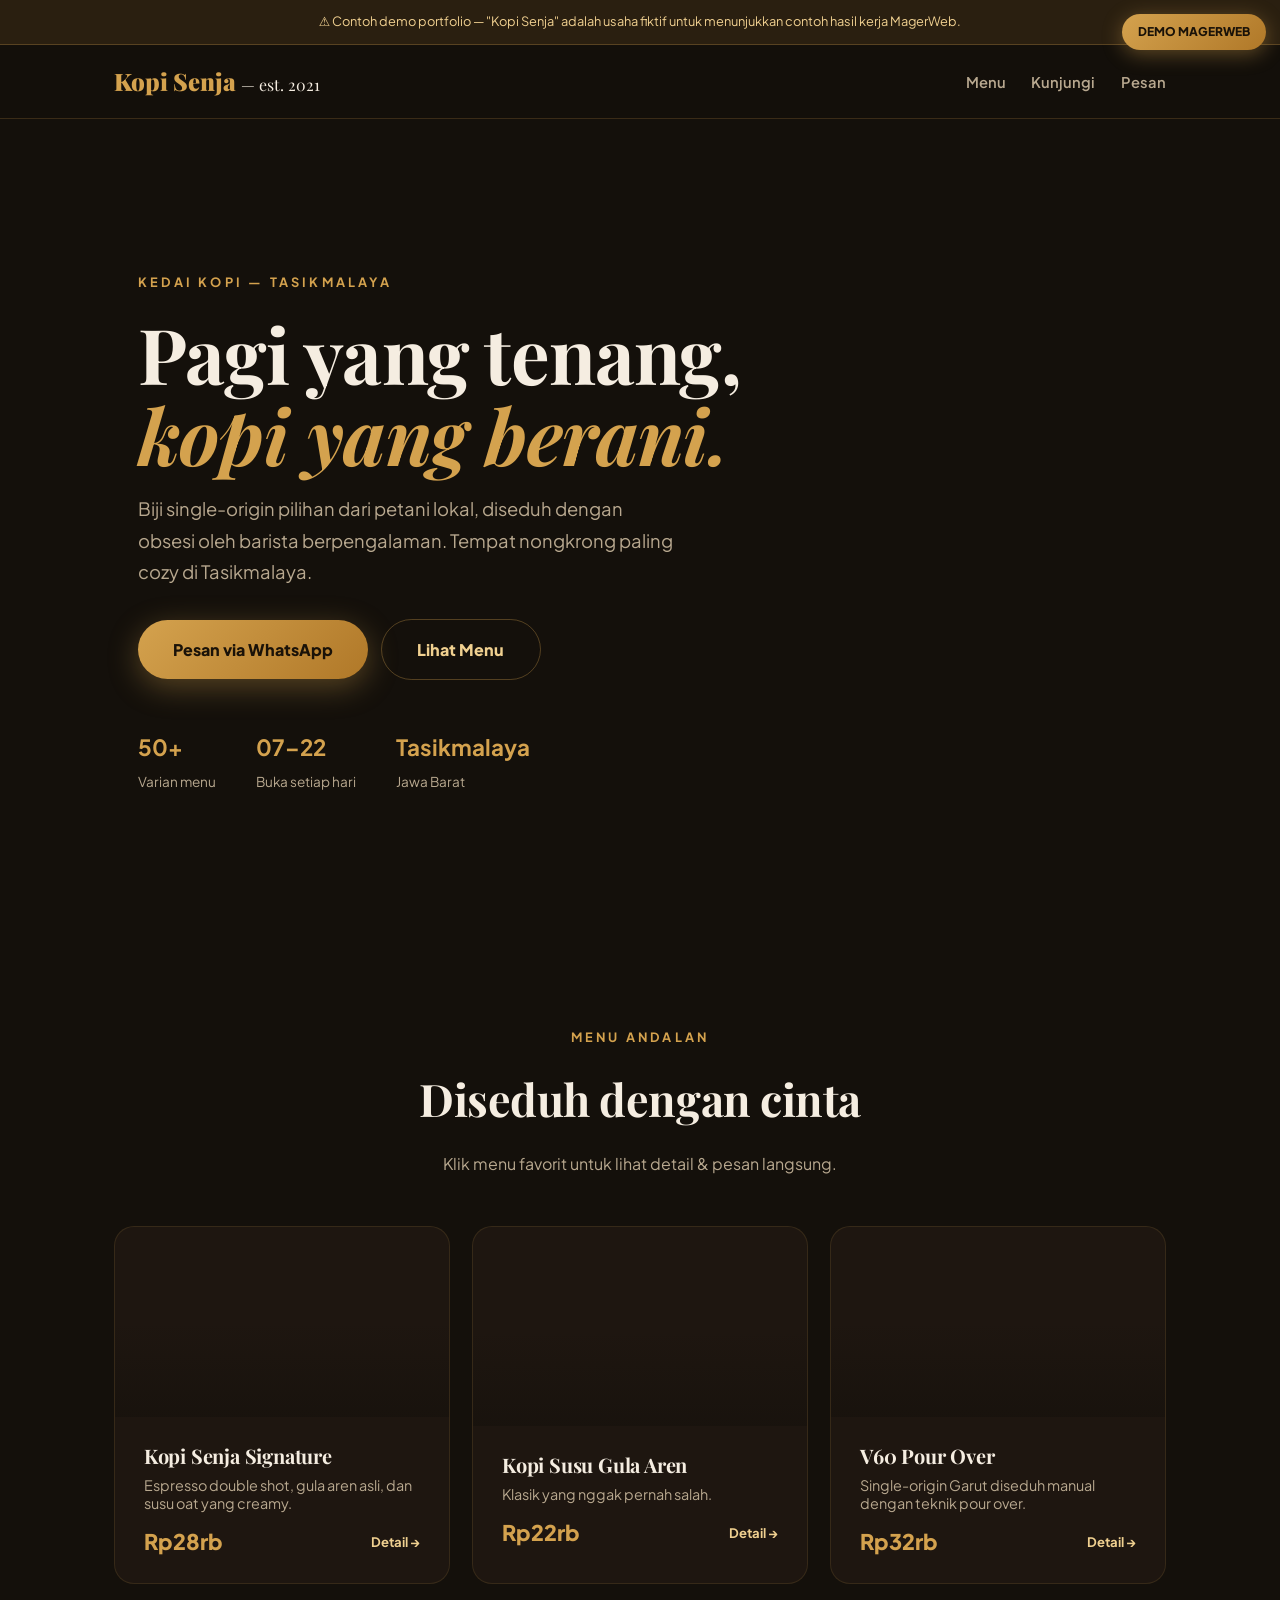
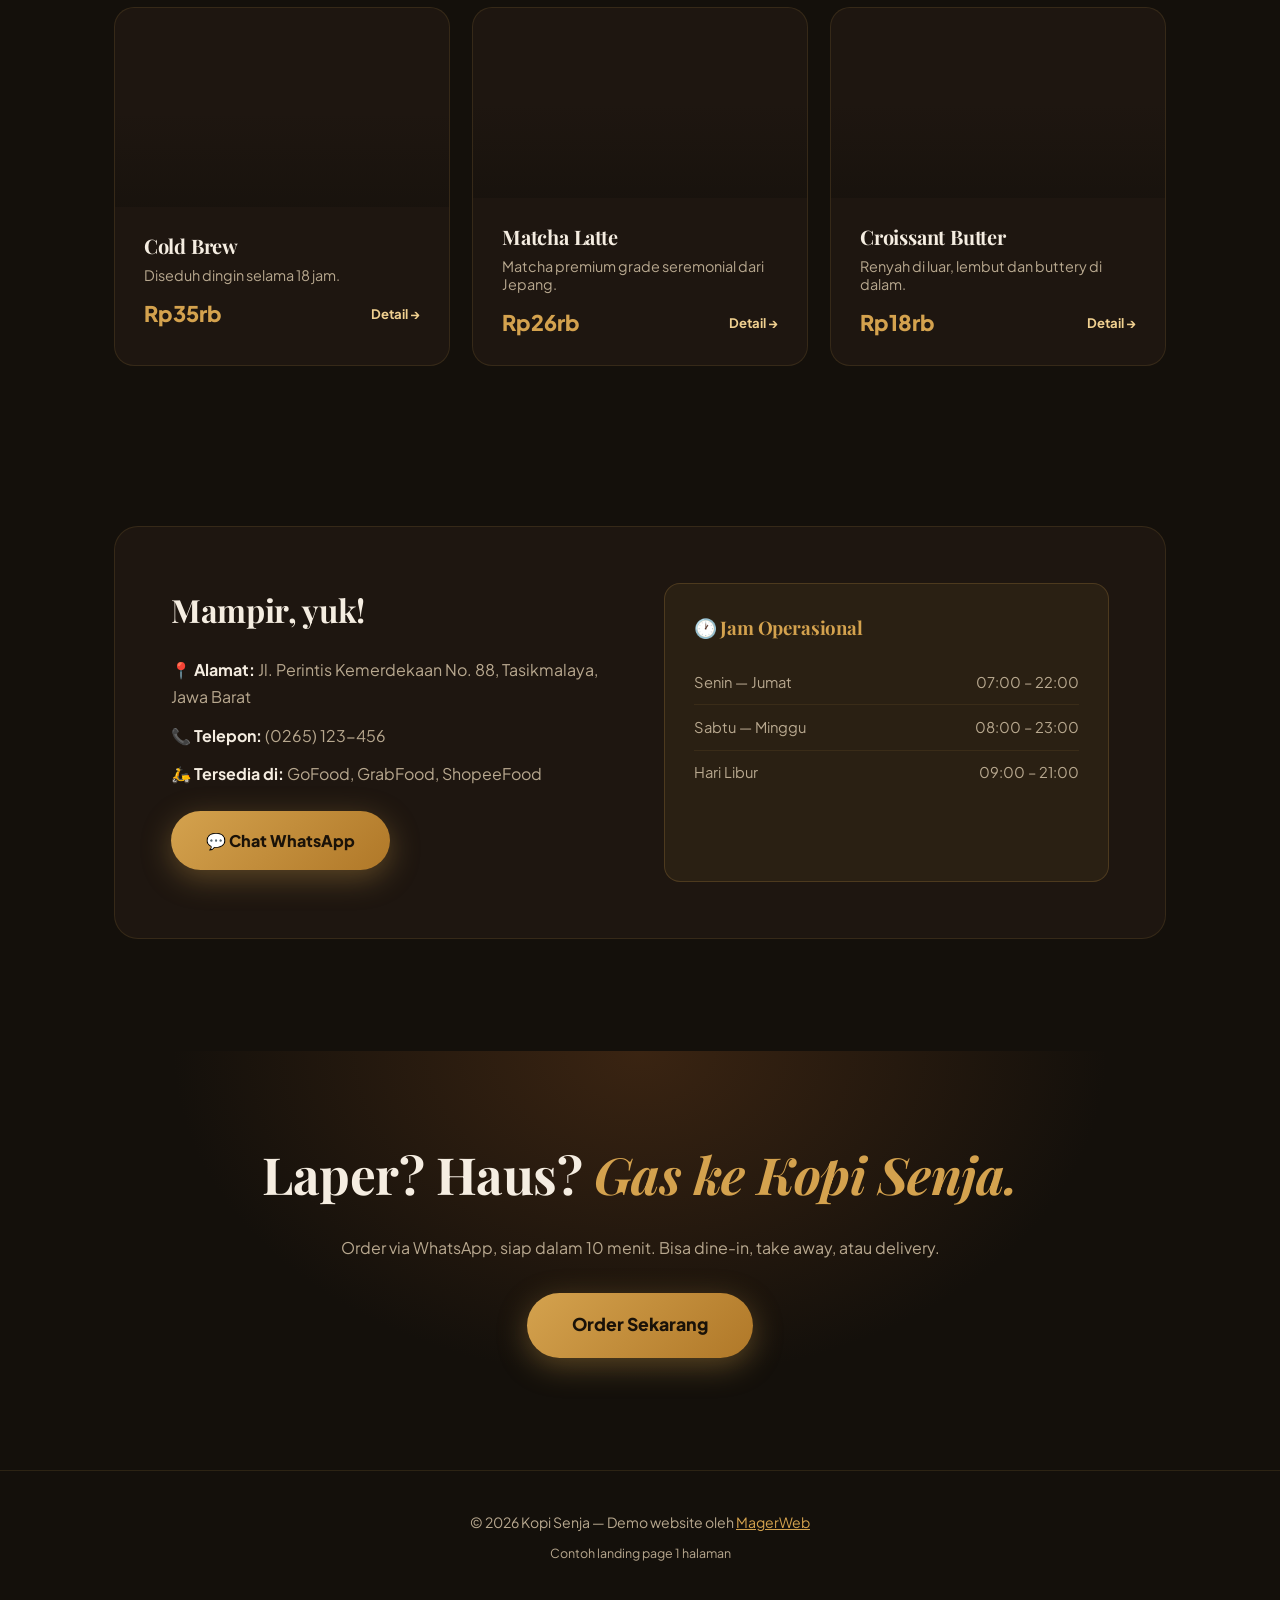
<file: portfolio/warung-kopi.html>
<!-- CONTOH DEMO PORTFOLIO — bukan klien asli -->
<!DOCTYPE html>
<html lang="id">
<head>
<meta charset="UTF-8">
<meta name="viewport" content="width=device-width, initial-scale=1.0">
<title>Kopi Senja — Kedai Kopi Premium Tasikmalaya</title>
<meta name="description" content="Kopi Senja: kedai kopi premium di Tasikmalaya. Biji single-origin pilihan, diseduh dengan obsesi.">
<link rel="preconnect" href="https://fonts.googleapis.com">
<link href="https://fonts.googleapis.com/css2?family=Plus+Jakarta+Sans:wght@400;600;700;800&family=Playfair+Display:ital,wght@0,700;0,800;0,900;1,700&display=swap" rel="stylesheet">
<style>
*{margin:0;padding:0;box-sizing:border-box}
:root{--gold:#d4a24e;--gold-lt:#f0d090;--dark:#14100b;--dark2:#1e1610;--cream:#f5ede1;--muted:#b8a88f;--ease:cubic-bezier(.22,1,.36,1)}
body{font-family:'Plus Jakarta Sans',system-ui,sans-serif;background:var(--dark);color:var(--cream);line-height:1.7}
h1,h2,h3{font-family:'Playfair Display',serif;letter-spacing:-.01em}
img{max-width:100%}
.tier-badge{position:fixed;top:14px;right:14px;z-index:100;background:linear-gradient(135deg,#d4a24e,#b07828);color:#1a1208;font-weight:800;font-size:.75rem;padding:8px 16px;border-radius:100px;box-shadow:0 4px 20px rgba(212,162,78,.4);text-decoration:none}
.demo-note{background:#2a1f10;border-bottom:1px solid #d4a24e44;color:var(--gold-lt);padding:.7rem 1rem;text-align:center;font-size:.8rem}
header{position:sticky;top:0;z-index:50;background:rgba(20,16,11,.92);backdrop-filter:blur(14px);border-bottom:1px solid #d4a24e33}
nav{max-width:1100px;margin:auto;display:flex;justify-content:space-between;align-items:center;padding:1rem 1.5rem}
.brand{font-family:'Playfair Display',serif;font-size:1.5rem;font-weight:900;color:var(--gold);text-decoration:none}
.brand span{color:var(--cream);font-weight:400;font-size:1rem}
nav .links a{color:var(--muted);text-decoration:none;margin-left:1.6rem;font-size:.92rem;font-weight:600;transition:color .2s}
nav .links a:hover{color:var(--gold)}
/* HERO dengan foto */
.hero{min-height:92vh;display:flex;align-items:center;position:relative;overflow:hidden;background:#14100b}
.hero-bg{position:absolute;inset:0;background-size:cover;background-position:center;animation:heroZoom 14s ease-in-out infinite alternate}
@keyframes heroZoom{from{transform:scale(1)}to{transform:scale(1.08)}}
.hero-shade{position:absolute;inset:0;background:linear-gradient(100deg,rgba(20,16,11,.94) 20%,rgba(20,16,11,.55) 55%,rgba(20,16,11,.25) 100%)}
.hero-inner{max-width:1100px;margin:auto;padding:4rem 1.5rem;position:relative;z-index:1;width:100%}
.eyebrow{color:var(--gold);font-weight:700;letter-spacing:.25em;font-size:.8rem;margin-bottom:1.2rem}
.hero h1{font-size:clamp(2.8rem,6vw,4.8rem);line-height:1.05;margin-bottom:1.2rem;animation:fadeUp 1s var(--ease) .1s both}
.hero h1 em{font-style:italic;color:var(--gold)}
.hero p{color:var(--muted);font-size:1.15rem;max-width:540px;margin-bottom:2rem;animation:fadeUp 1s var(--ease) .25s both}
.hero-cta{animation:fadeUp 1s var(--ease) .4s both}
@keyframes fadeUp{from{opacity:0;transform:translateY(28px)}to{opacity:1;transform:none}}
.btn{display:inline-flex;align-items:center;gap:.6rem;padding:1rem 2.2rem;border-radius:100px;font-weight:800;text-decoration:none;transition:transform .25s var(--ease),box-shadow .25s;font-size:1rem;cursor:pointer;border:none;font-family:inherit}
.btn-gold{background:linear-gradient(135deg,var(--gold),#b07828);color:#1a1208;box-shadow:0 8px 30px rgba(212,162,78,.35)}
.btn-gold:hover{transform:translateY(-3px);box-shadow:0 14px 40px rgba(212,162,78,.5)}
.btn-ghost{border:1.5px solid #d4a24e55;color:var(--gold-lt);margin-left:.8rem;background:transparent}
.btn-ghost:hover{border-color:var(--gold);transform:translateY(-3px)}
.hero-meta{display:flex;gap:2.5rem;margin-top:3rem;flex-wrap:wrap;animation:fadeUp 1s var(--ease) .55s both}
.hero-meta div strong{display:block;font-size:1.4rem;color:var(--gold)}
.hero-meta div span{color:var(--muted);font-size:.85rem}
/* MENU */
section{max-width:1100px;margin:auto;padding:5rem 1.5rem}
.sec-head{text-align:center;margin-bottom:3rem}
.sec-head .eyebrow{margin-bottom:.8rem}
.sec-head h2{font-size:clamp(1.9rem,4vw,2.8rem);margin-bottom:.8rem}
.sec-head p{color:var(--muted);max-width:560px;margin:auto}
.menu-grid{display:grid;grid-template-columns:repeat(auto-fit,minmax(280px,1fr));gap:1.4rem}
.menu-card{background:var(--dark2);border:1px solid #d4a24e22;border-radius:20px;overflow:hidden;transition:transform .35s var(--ease),border-color .3s,box-shadow .35s;position:relative;cursor:pointer;text-align:left;color:inherit;font-family:inherit;width:100%;padding:0}
.menu-card::before{content:'';position:absolute;top:0;left:0;right:0;height:3px;background:linear-gradient(90deg,var(--gold),transparent);opacity:0;transition:opacity .3s;z-index:2}
.menu-card:hover,.menu-card:focus-visible{transform:translateY(-8px);border-color:#d4a24e66;box-shadow:0 24px 60px rgba(0,0,0,.5)}
.menu-card:hover::before{opacity:1}
.menu-card:focus-visible{outline:2px solid var(--gold);outline-offset:3px}
.menu-photo{height:190px;background-size:cover;background-position:center;position:relative;overflow:hidden}
.menu-photo::after{content:'';position:absolute;inset:0;background:linear-gradient(180deg,transparent 50%,rgba(20,16,11,.55))}
.menu-card:hover .menu-photo{background-size:cover}
.menu-body{padding:1.6rem 1.8rem 1.8rem}
.menu-body h3{font-size:1.25rem;margin-bottom:.4rem}
.menu-body p{color:var(--muted);font-size:.9rem;margin-bottom:1rem}
.menu-foot{display:flex;justify-content:space-between;align-items:center}
.menu-foot .price{font-size:1.35rem;font-weight:800;color:var(--gold)}
.menu-foot .detail{font-size:.82rem;font-weight:700;color:var(--gold-lt);display:flex;align-items:center;gap:6px}
.menu-card:hover .detail{color:var(--gold)}
/* MODAL */
.modal{position:fixed;inset:0;z-index:200;display:none;align-items:center;justify-content:center;padding:20px}
.modal.open{display:flex}
.modal-bg{position:absolute;inset:0;background:rgba(10,8,5,.8);backdrop-filter:blur(8px);animation:fadeIn .3s}
@keyframes fadeIn{from{opacity:0}to{opacity:1}}
.modal-box{position:relative;background:var(--dark2);border:1px solid #d4a24e44;border-radius:24px;max-width:520px;width:100%;overflow:hidden;animation:popIn .45s var(--ease);max-height:90vh;overflow-y:auto}
@keyframes popIn{from{opacity:0;transform:translateY(30px) scale(.96)}to{opacity:1;transform:none}}
.modal-photo{height:240px;background-size:cover;background-position:center}
.modal-body{padding:2rem}
.modal-body h3{font-size:1.6rem;margin-bottom:.5rem}
.modal-body .price{font-size:1.5rem;font-weight:800;color:var(--gold);margin-bottom:1rem}
.modal-body p{color:var(--muted);font-size:.95rem;margin-bottom:1.5rem}
.modal-meta{display:flex;gap:1.5rem;margin-bottom:1.8rem;flex-wrap:wrap}
.modal-meta div{font-size:.82rem;color:var(--muted)}
.modal-meta strong{display:block;color:var(--cream);font-size:.95rem}
.modal-close{position:absolute;top:14px;right:14px;width:38px;height:38px;border-radius:50%;border:none;background:rgba(20,16,11,.7);color:var(--cream);font-size:1.1rem;cursor:pointer;z-index:2}
.modal-close:hover{background:var(--gold);color:#1a1208}
/* VISIT */
.visit{background:var(--dark2);border-radius:24px;padding:3.5rem;display:grid;grid-template-columns:1fr 1fr;gap:3rem;border:1px solid #d4a24e22}
.visit h2{font-size:2rem;margin-bottom:1.2rem}
.visit-info p{margin:.7rem 0;color:var(--muted)}
.visit-info strong{color:var(--cream)}
.hours{background:rgba(212,162,78,.07);border:1px solid #d4a24e33;border-radius:16px;padding:1.8rem}
.hours h3{margin-bottom:1rem;color:var(--gold)}
.hours .row{display:flex;justify-content:space-between;padding:.6rem 0;border-bottom:1px solid #d4a24e18;color:var(--muted);font-size:.92rem}
.hours .row:last-child{border:none}
.cta-final{text-align:center;background:radial-gradient(ellipse at 50% 0%,#3a2412 0%,transparent 60%);border-radius:28px;padding:5rem 2rem;margin:2rem auto;max-width:1100px}
.cta-final h2{font-size:clamp(2rem,4.5vw,3.2rem);margin-bottom:1rem}
.cta-final p{color:var(--muted);margin-bottom:2rem}
footer{border-top:1px solid #d4a24e22;padding:2.5rem 1.5rem;text-align:center;color:var(--muted);font-size:.88rem}
.reveal{opacity:0;transform:translateY(28px);transition:opacity .7s var(--ease),transform .7s var(--ease)}
.reveal.visible{opacity:1;transform:none}
@media(max-width:720px){.visit{grid-template-columns:1fr;padding:2rem}.hero-meta{gap:1.4rem}nav .links{display:none}.btn-ghost{margin-left:0;margin-top:.8rem}}
@media(prefers-reduced-motion:reduce){.hero-bg{animation:none}*,*::before,*::after{animation-duration:.01ms!important;transition-duration:.01ms!important}.reveal{opacity:1;transform:none}}
</style>
</head>
<body>
<a class="tier-badge" href="https://marwanwidjaya.github.io/magerweb/#harga" target="_blank">DEMO MAGERWEB</a>
<div class="demo-note">⚠️ Contoh demo portfolio — "Kopi Senja" adalah usaha fiktif untuk menunjukkan contoh hasil kerja MagerWeb.</div>

<header><nav>
<a class="brand" href="#">Kopi Senja <span>— est. 2021</span></a>
<div class="links"><a href="#menu">Menu</a><a href="#visit">Kunjungi</a><a href="https://wa.me/6281234567890?text=Halo%20Kopi%20Senja,%20mau%20pesan!" target="_blank">Pesan</a></div>
</nav></header>

<section class="hero">
<div class="hero-bg" style="background-image:url('https://images.unsplash.com/photo-1554118811-1e0d58224f24?w=1600&q=75&auto=format&fit=crop')"></div>
<div class="hero-shade"></div>
<div class="hero-inner">
<div class="eyebrow">KEDAI KOPI — TASIKMALAYA</div>
<h1>Pagi yang tenang,<br><em>kopi yang berani.</em></h1>
<p>Biji single-origin pilihan dari petani lokal, diseduh dengan obsesi oleh barista berpengalaman. Tempat nongkrong paling cozy di Tasikmalaya.</p>
<div class="hero-cta"><a class="btn btn-gold" href="https://wa.me/6281234567890?text=Halo%20Kopi%20Senja,%20mau%20pesan!" target="_blank">Pesan via WhatsApp</a><a class="btn btn-ghost" href="#menu">Lihat Menu</a></div>
<div class="hero-meta">
<div><strong>50+</strong><span>Varian menu</span></div>
<div><strong>07–22</strong><span>Buka setiap hari</span></div>
<div><strong>Tasikmalaya</strong><span>Jawa Barat</span></div>
</div>
</div></section>

<section id="menu"><div class="sec-head reveal">
<div class="eyebrow">MENU ANDALAN</div>
<h2>Diseduh dengan cinta</h2>
<p>Klik menu favorit untuk lihat detail & pesan langsung.</p>
</div><div class="menu-grid" id="menuGrid"></div></section>

<section id="visit"><div class="visit reveal">
<div class="visit-info">
<h2>Mampir, yuk!</h2>
<p><strong>📍 Alamat:</strong> Jl. Perintis Kemerdekaan No. 88, Tasikmalaya, Jawa Barat</p>
<p><strong>📞 Telepon:</strong> (0265) 123-456</p>
<p><strong>🛵 Tersedia di:</strong> GoFood, GrabFood, ShopeeFood</p>
<p style="margin-top:1.5rem"><a class="btn btn-gold" href="https://wa.me/6281234567890?text=Halo%20Kopi%20Senja!" target="_blank">💬 Chat WhatsApp</a></p>
</div>
<div class="hours">
<h3>🕐 Jam Operasional</h3>
<div class="row"><span>Senin — Jumat</span><span>07:00 – 22:00</span></div>
<div class="row"><span>Sabtu — Minggu</span><span>08:00 – 23:00</span></div>
<div class="row"><span>Hari Libur</span><span>09:00 – 21:00</span></div>
</div>
</div></section>

<div class="cta-final reveal">
<h2>Laper? Haus? <em style="color:var(--gold)">Gas ke Kopi Senja.</em></h2>
<p>Order via WhatsApp, siap dalam 10 menit. Bisa dine-in, take away, atau delivery.</p>
<a class="btn btn-gold" href="https://wa.me/6281234567890?text=Halo!%20Mau%20order%20dong" target="_blank" style="font-size:1.1rem;padding:1.1rem 2.8rem">Order Sekarang</a>
</div>

<footer>
<p>© 2026 Kopi Senja — Demo website oleh <a href="https://marwanwidjaya.github.io/magerweb/" style="color:var(--gold)">MagerWeb</a></p>
<p style="margin-top:.5rem;font-size:.78rem">Contoh landing page 1 halaman</p>
</footer>

<div class="modal" id="modal" role="dialog" aria-modal="true">
<div class="modal-bg" onclick="closeModal()"></div>
<div class="modal-box">
<button class="modal-close" onclick="closeModal()" aria-label="Tutup">✕</button>
<div class="modal-photo" id="mPhoto"></div>
<div class="modal-body">
<h3 id="mName"></h3>
<div class="price" id="mPrice"></div>
<p id="mDesc"></p>
<div class="modal-meta" id="mMeta"></div>
<a class="btn btn-gold" id="mOrder" href="#" target="_blank" style="width:100%;justify-content:center">Pesan via WhatsApp</a>
</div>
</div>
</div>

<script>
const MENU=[
{n:'Kopi Senja Signature',d:'Espresso double shot, gula aren asli, dan susu oat yang creamy. Menu paling laris sejak hari pertama buka.',p:'Rp28rb',img:'https://images.unsplash.com/photo-1509042239860-f550ce710b93?w=600&q=65&auto=format&fit=crop',size:'Reguler / Large',cal:'210 kkal',tag:'Best Seller'},
{n:'Kopi Susu Gula Aren',d:'Klasik yang nggak pernah salah. Espresso, susu segar, dan manis gula aren yang pas.',p:'Rp22rb',img:'https://images.unsplash.com/photo-1495474472287-4d71bcdd2085?w=600&q=65&auto=format&fit=crop',size:'Reguler / Large',cal:'180 kkal',tag:'Favorit'},
{n:'V60 Pour Over',d:'Single-origin Garut diseduh manual dengan teknik pour over. Clean, floral, dan kompleks.',p:'Rp32rb',img:'https://images.unsplash.com/photo-1442512595331-e89e73853f31?w=600&q=65&auto=format&fit=crop',size:'Hot only',cal:'15 kkal',tag:'Single Origin'},
{n:'Cold Brew',d:'Diseduh dingin selama 18 jam. Smooth, bold, dan rendah asam. Disajikan di atas es batu kopi.',p:'Rp35rb',img:'https://images.unsplash.com/photo-1517701550927-30cf4ba1dba5?w=600&q=65&auto=format&fit=crop',size:'Reguler',cal:'25 kkal',tag:'18 Jam'},
{n:'Matcha Latte',d:'Matcha premium grade seremonial dari Jepang. Creamy, calming, dan nggak pahit.',p:'Rp26rb',img:'https://images.unsplash.com/photo-1536256263959-770b48d82b0a?w=600&q=65&auto=format&fit=crop',size:'Hot / Ice',cal:'160 kkal',tag:'Premium'},
{n:'Croissant Butter',d:'Renyah di luar, lembut dan buttery di dalam. Dipanggang fresh setiap pagi.',p:'Rp18rb',img:'https://images.unsplash.com/photo-1555507036-ab1f4038808a?w=600&q=65&auto=format&fit=crop',size:'1 pcs',cal:'280 kkal',tag:'Fresh Oven'}
];
const grid=document.getElementById('menuGrid');
grid.innerHTML=MENU.map((m,i)=>`
<button class="menu-card reveal" onclick="openModal(${i})" aria-label="Lihat detail ${m.n}">
<div class="menu-photo" style="background-image:url('${m.img}')" loading="lazy"></div>
<div class="menu-body"><h3>${m.n}</h3><p>${m.d.split('.')[0]}.</p>
<div class="menu-foot"><span class="price">${m.p}</span><span class="detail">Detail →</span></div></div>
</button>`).join('');
function openModal(i){
  const m=MENU[i];
  document.getElementById('mPhoto').style.backgroundImage=`url('${m.img}')`;
  document.getElementById('mName').textContent=m.n;
  document.getElementById('mPrice').textContent=m.p;
  document.getElementById('mDesc').textContent=m.d;
  document.getElementById('mMeta').innerHTML=`<div><strong>Ukuran</strong>${m.size}</div><div><strong>Estimasi</strong>${m.cal}</div><div><strong>Label</strong>${m.tag}</div>`;
  document.getElementById('mOrder').href=`https://wa.me/6281234567890?text=${encodeURIComponent('Halo Kopi Senja! Saya mau pesan '+m.n+' ('+m.p+')')}`;
  document.getElementById('modal').classList.add('open');
  document.body.style.overflow='hidden';
}
function closeModal(){
  document.getElementById('modal').classList.remove('open');
  document.body.style.overflow='';
}
document.addEventListener('keydown',e=>{if(e.key==='Escape')closeModal()});
const io=new IntersectionObserver(e=>e.forEach(x=>{if(x.isIntersecting){x.target.classList.add('visible');io.unobserve(x.target)}}),{threshold:.12});
document.querySelectorAll('.reveal').forEach(el=>io.observe(el));
</script>
</body>
</html>
</file>
